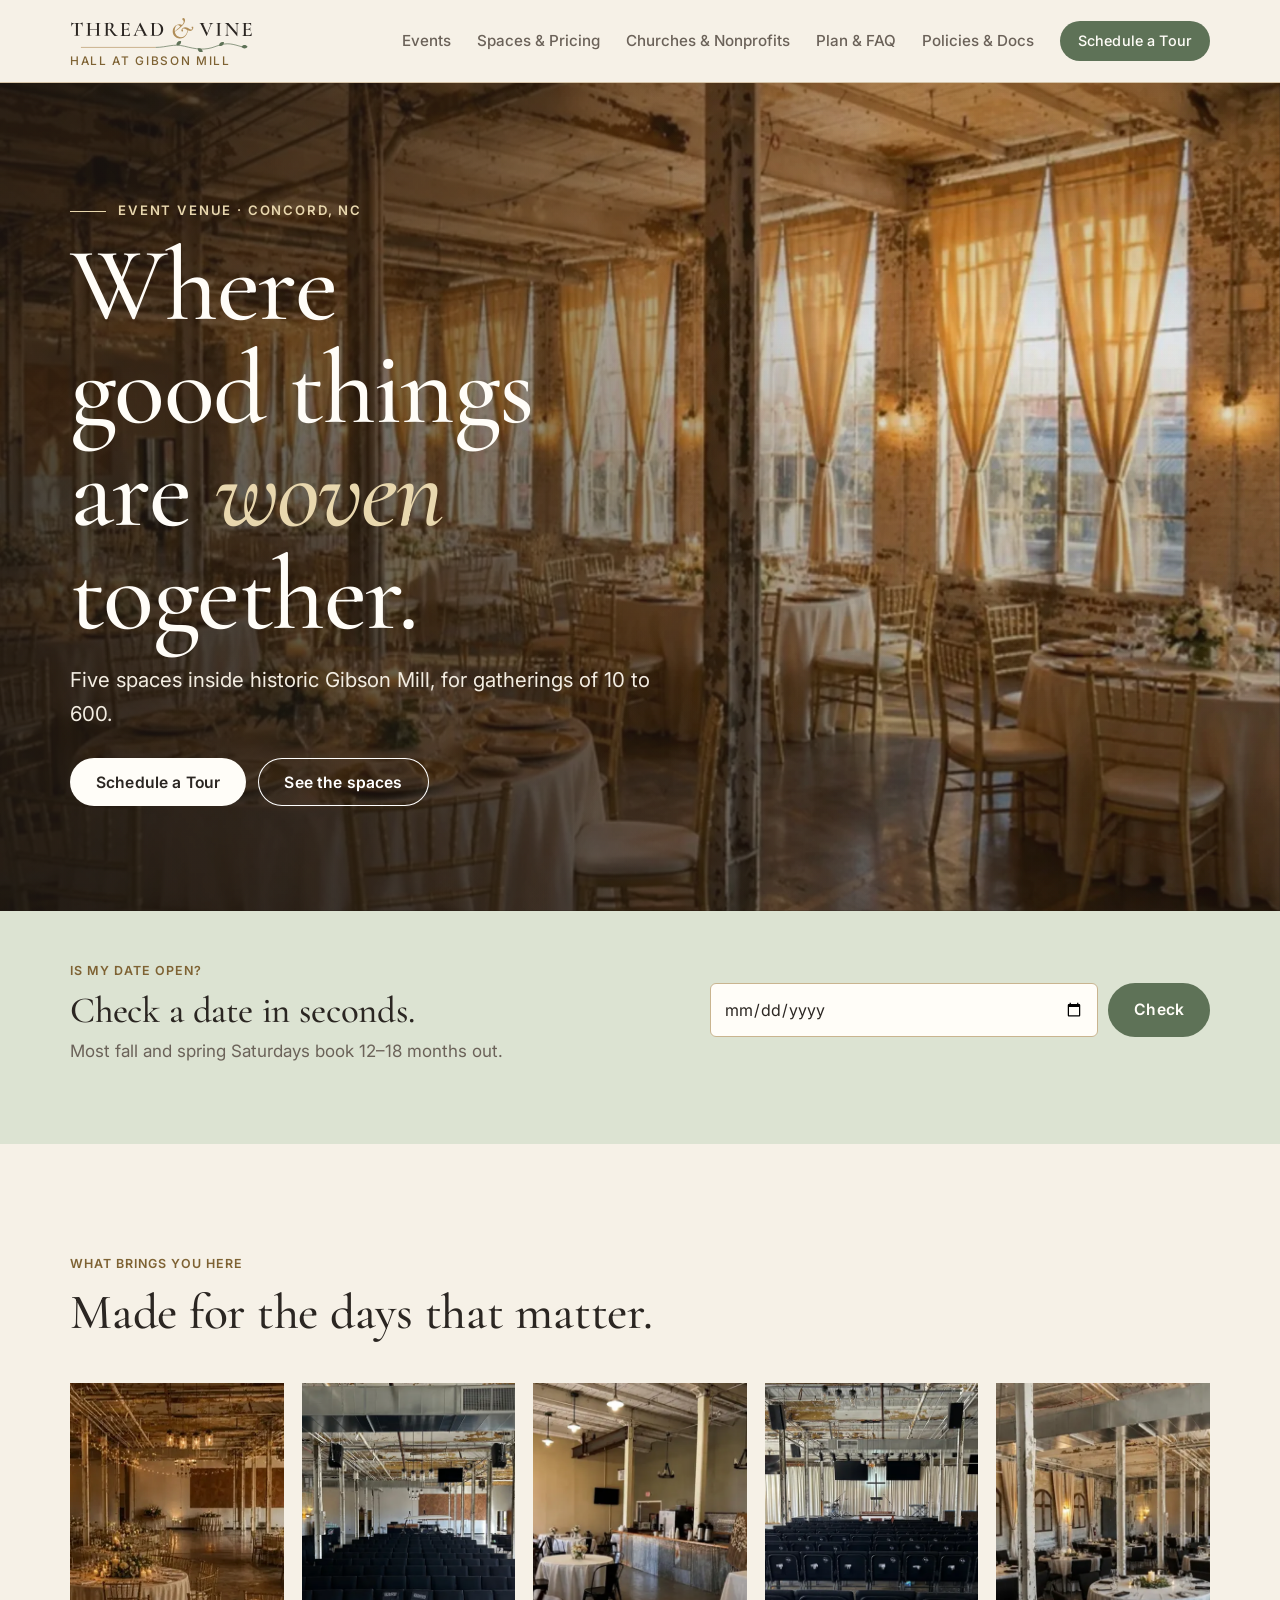
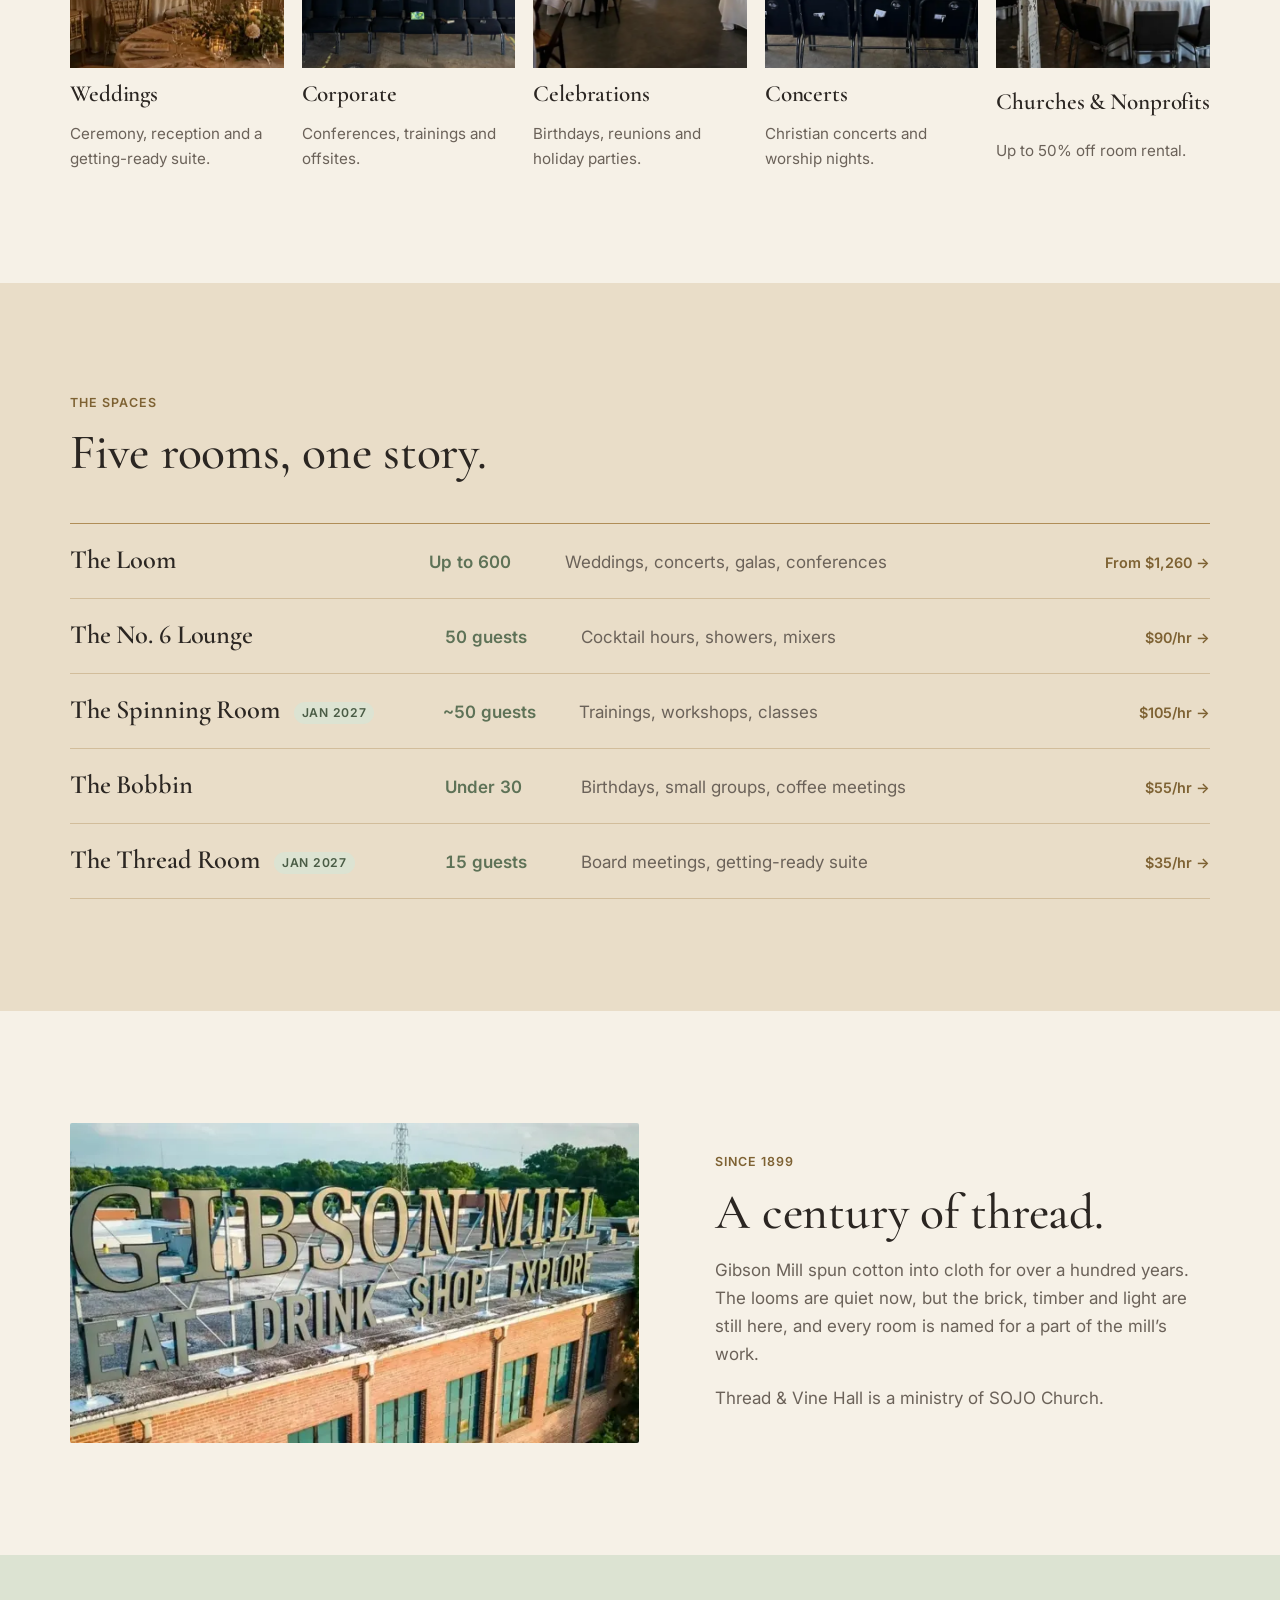
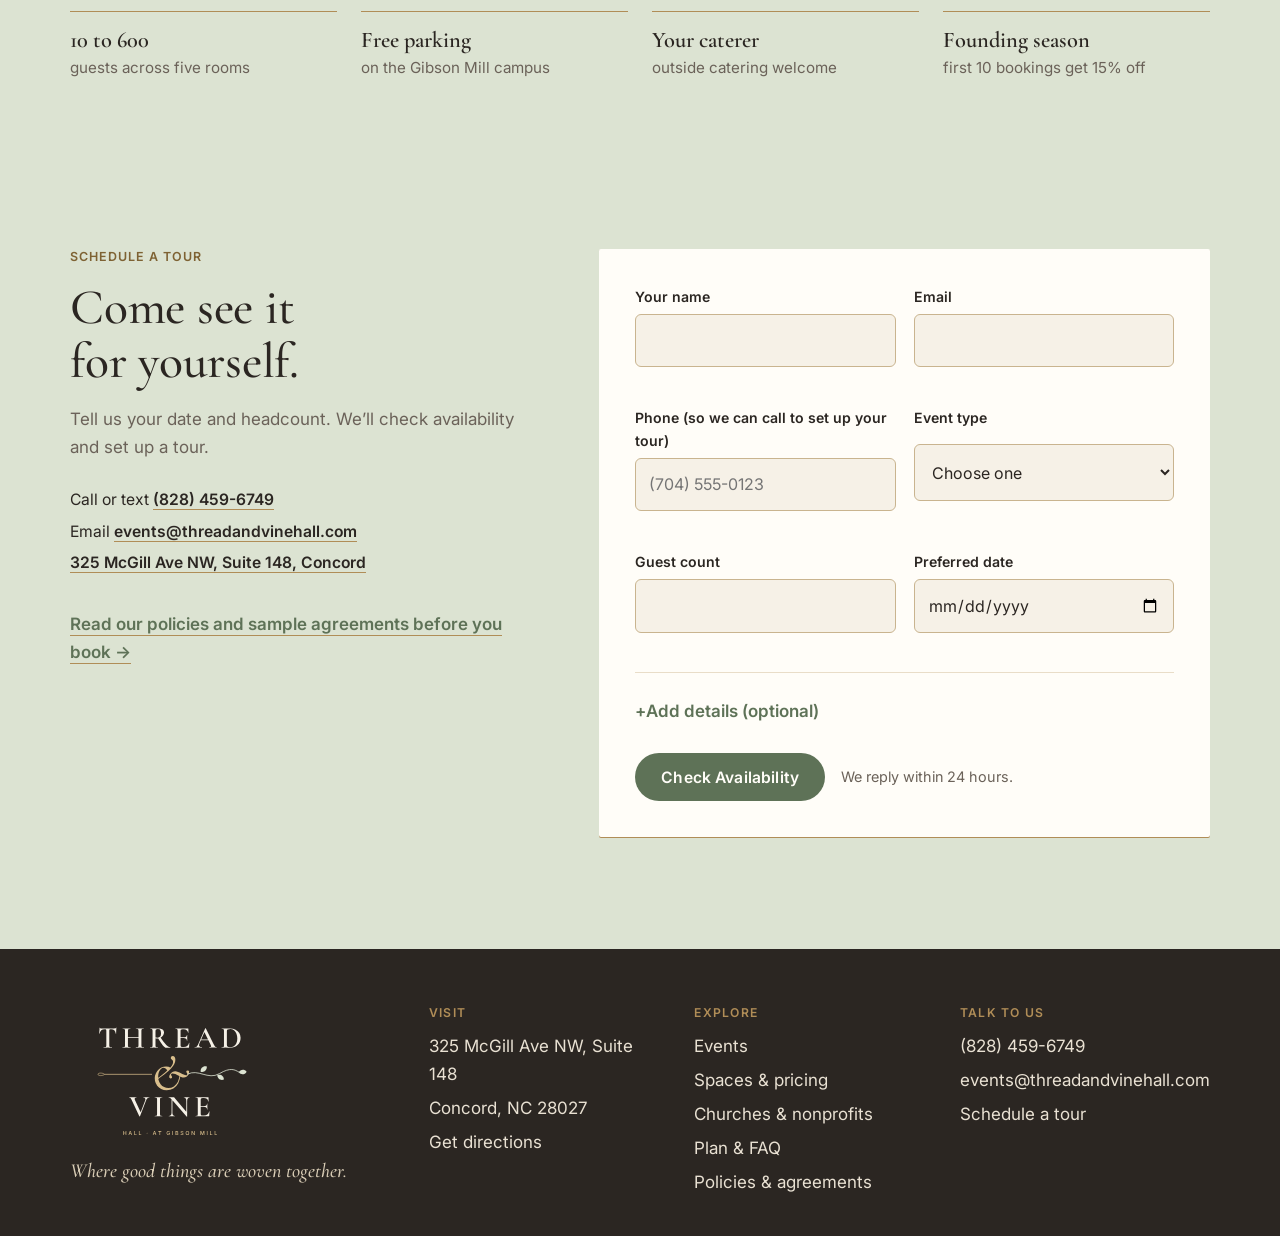
<file: index.html>
<!doctype html>
<html lang="en">
<head>
<meta charset="utf-8">
<meta name="viewport" content="width=device-width, initial-scale=1, viewport-fit=cover">
<title>Thread &amp; Vine Hall at Gibson Mill | Event Venue in Concord, NC</title>
<meta name="description" content="A restored 1899 mill in Concord, NC with five event spaces for weddings, meetings, concerts, nonprofits and churches. Gatherings of 10 to 600.">
<meta name="claude:viewport-fit-sides" content="cover">
<link rel="canonical" href="https://threadandvinehall.com/">
<meta name="theme-color" content="#4A5C45">
<meta property="og:type" content="website">
<meta property="og:site_name" content="Thread &amp; Vine Hall at Gibson Mill">
<meta property="og:url" content="https://threadandvinehall.com/">
<meta property="og:title" content="Thread &amp; Vine Hall at Gibson Mill | Event Venue in Concord, NC">
<meta property="og:description" content="A restored 1899 mill in Concord, NC with five event spaces for weddings, meetings, concerts, nonprofits and churches. Gatherings of 10 to 600.">
<meta property="og:image" content="https://threadandvinehall.com/img/og-image.jpg">
<meta property="og:image:width" content="1200">
<meta property="og:image:height" content="630">
<meta property="og:image:alt" content="The Loom at Thread &amp; Vine Hall set for a wedding reception beneath gold-curtained mill windows">
<meta name="twitter:card" content="summary_large_image">
<link rel="preconnect" href="https://fonts.googleapis.com">
<link rel="preconnect" href="https://fonts.gstatic.com" crossorigin>
<link rel="stylesheet" href="https://fonts.googleapis.com/css2?family=Cormorant+Garamond:ital,wght@0,500;0,600;1,500&family=Inter:wght@400;500;600&display=swap">
<link rel="stylesheet" href="styles.css">
<link rel="icon" href="brand/thread-vine-icon.svg" type="image/svg+xml">
<link rel="apple-touch-icon" href="brand/apple-touch-icon.png">
<!-- Analytics: paste the Plausible or GA4 snippet here. Tour clicks and inquiries are already tracked as events. -->
<script type="application/ld+json">{"@context": "https://schema.org", "@type": "EventVenue", "name": "Thread & Vine Hall at Gibson Mill", "alternateName": "Thread & Vine", "description": "A restored 1899 mill in Concord, NC with five event spaces for weddings, corporate events, celebrations, Christian concerts, churches and nonprofits. Gatherings of 10 to 600.", "image": ["https://threadandvinehall.com/img/og-image.jpg", "https://threadandvinehall.com/img/hall-windows.webp", "https://threadandvinehall.com/img/loom-stage.webp"], "priceRange": "$35\u2013$3,150", "publicAccess": false, "smokingAllowed": false, "parentOrganization": {"@type": "Church", "name": "SOJO Church", "url": "https://sojo.church"}, "amenityFeature": [{"@type": "LocationFeatureSpecification", "name": "Free parking", "value": true}, {"@type": "LocationFeatureSpecification", "name": "Wi-Fi", "value": true}, {"@type": "LocationFeatureSpecification", "name": "Stage and sound system", "value": true}, {"@type": "LocationFeatureSpecification", "name": "Outside catering welcome", "value": true}, {"@type": "LocationFeatureSpecification", "name": "Outdoor deck", "value": true}, {"@type": "LocationFeatureSpecification", "name": "Getting-ready suite", "value": true}], "containsPlace": [{"@type": "Room", "name": "The Loom", "maximumAttendeeCapacity": 600}, {"@type": "Room", "name": "The No. 6 Lounge", "maximumAttendeeCapacity": 50}, {"@type": "Room", "name": "The Spinning Room", "maximumAttendeeCapacity": 50}, {"@type": "Room", "name": "The Bobbin", "maximumAttendeeCapacity": 30}, {"@type": "Room", "name": "The Thread Room", "maximumAttendeeCapacity": 15}], "slogan": "Where good things are woven together.", "maximumAttendeeCapacity": 600, "address": {"@type": "PostalAddress", "streetAddress": "325 McGill Ave NW, Suite 148", "addressLocality": "Concord", "addressRegion": "NC", "postalCode": "28027", "addressCountry": "US"}, "telephone": "+1-828-459-6749", "email": "events@threadandvinehall.com", "geo": {"@type": "GeoCoordinates", "latitude": 35.4235, "longitude": -80.5895}, "url": "https://threadandvinehall.com"}</script>
</head>
<body>
<a class="skip" href="#main">Skip to content</a>
<header class="site-head"><div class="wrap">
  <a class="mark logo" href="./"><img src="brand/thread-vine-header.svg" alt="Thread &amp; Vine Hall at Gibson Mill, home" width="636" height="132"><small>Hall at Gibson Mill</small></a>
  <nav class="nav" aria-label="Main"><a href="events.html">Events</a><a href="spaces.html">Spaces &amp; Pricing</a><a href="churches-nonprofits.html">Churches &amp; Nonprofits</a><a href="plan.html">Plan &amp; FAQ</a><a href="policies.html">Policies &amp; Docs</a><a class="btn sm" href="plan.html" data-tour>Schedule a Tour</a></nav>
  <details class="menu"><summary aria-label="Menu">Menu</summary><nav class="panel" aria-label="Mobile"><a href="events.html">Events</a><a href="spaces.html">Spaces &amp; Pricing</a><a href="churches-nonprofits.html">Churches &amp; Nonprofits</a><a href="plan.html">Plan &amp; FAQ</a><a href="policies.html">Policies &amp; Docs</a></nav></details>
</div></header>
<main id="main">
<section class="hero big" style="padding:0">
  <img src="img/s-reception-windows.webp" srcset="img/s-reception-windows-800.webp 800w, img/s-reception-windows.webp 1600w" sizes="100vw" alt="The Loom at Gibson Mill set for a wedding reception, with gold-curtained mill windows, round tables and candlelight" width="1600" height="1200">
  <div class="wrap"><span class="label">Event venue · Concord, NC</span><h1>Where good things are <em>woven</em> together.</h1><p class="sub">Five spaces inside historic Gibson Mill, for gatherings of 10 to 600.</p><div class="ctas"><a class="btn light" href="plan.html" data-tour>Schedule a Tour</a><a class="btn line" style="color:#fff!important;box-shadow:inset 0 0 0 1px #fff" href="spaces.html">See the spaces</a></div></div>
</section>
<section class="sage" style="padding-block:44px"><div class="wrap datecheck" data-datecheck>
  <div><span class="label">Is my date open?</span><h2 style="font-size:clamp(1.7rem,3vw,2.3rem);margin-top:8px">Check a date in seconds.</h2><p class="muted" style="margin-top:6px">Most fall and spring Saturdays book 12–18 months out.</p></div>
  <div class="dc-form"><label for="dc-date" class="sr">Pick a date</label><input type="date" id="dc-date"><button class="btn" type="button" data-dc-go>Check</button></div>
  <p class="dc-result" aria-live="polite"></p>
</div></section>
<section><div class="wrap">
  <div class="head"><span class="label">What brings you here</span><h2>Made for the days that matter.</h2></div>
  <div class="tiles five">
    <a class="tile" href="events.html#weddings"><div class="media"><img src="img/s-reception-aisle.webp" srcset="img/s-reception-aisle-800.webp 800w, img/s-reception-aisle.webp 1600w" sizes="(max-width:600px) 100vw, 20vw" alt="The Loom set for a wedding reception" width="1600" height="1200"></div><h3>Weddings</h3><span>Ceremony, reception and a getting-ready suite.</span></a>
    <a class="tile" href="events.html#corporate"><div class="media"><img src="img/loom-theater.webp" srcset="img/loom-theater-800.webp 800w, img/loom-theater.webp 1600w" sizes="(max-width:600px) 100vw, 20vw" alt="The Loom set theater-style for a conference" width="1600" height="1200"></div><h3>Corporate</h3><span>Conferences, trainings and offsites.</span></a>
    <a class="tile" href="events.html#celebrations"><div class="media"><img src="img/s-bobbin-birthday.webp" srcset="img/s-bobbin-birthday-800.webp 800w, img/s-bobbin-birthday.webp 1600w" sizes="(max-width:600px) 100vw, 20vw" alt="The Bobbin set for a birthday party" width="1600" height="1200"></div><h3>Celebrations</h3><span>Birthdays, reunions and holiday parties.</span></a>
    <a class="tile" href="events.html#concerts"><div class="media"><img src="img/loom-stage.webp" srcset="img/loom-stage-800.webp 800w, img/loom-stage.webp 1600w" sizes="(max-width:600px) 100vw, 20vw" alt="The stage in the Loom" width="1600" height="1200"></div><h3>Concerts</h3><span>Christian concerts and worship nights.</span></a>
    <a class="tile" href="churches-nonprofits.html"><div class="media"><img src="img/s-loom-banquet.webp" srcset="img/s-loom-banquet-800.webp 800w, img/s-loom-banquet.webp 1600w" sizes="(max-width:600px) 100vw, 20vw" alt="The Loom set for a nonprofit banquet" width="1600" height="1200"></div><h3>Churches &amp; Nonprofits</h3><span>Up to 50% off room rental.</span></a>
  </div>
</div></section>
<section class="tan"><div class="wrap">
  <div class="head"><span class="label">The spaces</span><h2>Five rooms, one story.</h2></div>
  <div class="rooms">
    <a class="room-row" href="spaces.html#loom"><h3>The Loom</h3><span class="cap">Up to 600</span><span class="for">Weddings, concerts, galas, conferences</span><span class="go">From <span data-r="loom.weekday">[—]</span> →</span></a>
    <a class="room-row" href="spaces.html#lounge"><h3>The No. 6 Lounge</h3><span class="cap">50 guests</span><span class="for">Cocktail hours, showers, mixers</span><span class="go"><span data-r="lounge.hourly">[—]</span>/hr →</span></a>
    <a class="room-row" href="spaces.html#spinning"><h3>The Spinning Room <span class="badge">Jan 2027</span></h3><span class="cap">~50 guests</span><span class="for">Trainings, workshops, classes</span><span class="go"><span data-r="spinning.hourly">[—]</span>/hr →</span></a>
    <a class="room-row" href="spaces.html#bobbin"><h3>The Bobbin</h3><span class="cap">Under 30</span><span class="for">Birthdays, small groups, coffee meetings</span><span class="go"><span data-r="bobbin.hourly">[—]</span>/hr →</span></a>
    <a class="room-row" href="spaces.html#thread"><h3>The Thread Room <span class="badge">Jan 2027</span></h3><span class="cap">15 guests</span><span class="for">Board meetings, getting-ready suite</span><span class="go"><span data-r="thread.hourly">[—]</span>/hr →</span></a>
  </div>
</div></section>
<section><div class="wrap feature">
  <div class="media" style="aspect-ratio:16/9"><img src="img/mill-sign.webp" srcset="img/mill-sign-800.webp 800w, img/mill-sign.webp 1600w" sizes="(max-width: 820px) 100vw, 55vw" alt="The historic Gibson Mill rooftop sign above the brick mill buildings" width="1600" height="1200" loading="lazy" decoding="async"></div>
  <div class="body"><span class="label">Since 1899</span><h2>A century of thread.</h2>
  <p>Gibson Mill spun cotton into cloth for over a hundred years. The looms are quiet now, but the brick, timber and light are still here, and every room is named for a part of the mill’s work.</p>
  <p class="muted">Thread &amp; Vine Hall is a ministry of SOJO Church.</p></div>
</div></section>
<section class="sage" style="padding-block:56px"><div class="wrap facts">
  <div><b>10 to 600</b><span>guests across five rooms</span></div>
  <div><b>Free parking</b><span>on the Gibson Mill campus</span></div>
  <div><b>Your caterer</b><span>outside catering welcome</span></div>
  <div><b>Founding season</b><span>first 10 bookings get 15% off</span></div>
</div></section>
<section class="cta" id="inquire"><div class="wrap cta-grid">
  <div class="aside">
    <span class="label">Schedule a Tour</span>
    <h2>Come see it for yourself.</h2>
    <p>Tell us your date and headcount. We’ll check availability and set up a tour.</p>
    
    <div class="contact-lines">
      <span>Call or text <a data-tel><span data-r="contact.phone"></span></a></span>
      <span>Email <a href="mailto:events@threadandvinehall.com"><span data-r="contact.email">events@threadandvinehall.com</span></a></span>
      <span><a data-maps href="#" target="_blank" rel="noopener">325 McGill Ave NW, Suite 148, Concord</a></span>
    </div>
    <p style="margin-top:18px"><a class="textlink" href="policies.html">Read our policies and sample agreements before you book →</a></p>
  </div>
  <div data-inquiry=""><noscript><p>Email us at the address on this page to check availability.</p></noscript></div>
</div></section>
</main>
<footer class="site-foot"><div class="wrap">
  <div><a class="mark logo-foot" href="./"><img src="brand/thread-vine-primary-reversed.svg" alt="Thread &amp; Vine Hall at Gibson Mill" width="600" height="420"></a><p class="tag">Where good things are woven together.</p></div>
  <div><h4>Visit</h4><ul><li>325 McGill Ave NW, Suite 148</li><li>Concord, NC 28027</li><li><a data-maps href="#" target="_blank" rel="noopener">Get directions</a></li></ul></div>
  <div><h4>Explore</h4><ul><li><a href="events.html">Events</a></li><li><a href="spaces.html">Spaces &amp; pricing</a></li><li><a href="churches-nonprofits.html">Churches &amp; nonprofits</a></li><li><a href="plan.html">Plan &amp; FAQ</a></li><li><a href="policies.html">Policies &amp; agreements</a></li></ul></div>
  <div><h4>Talk to us</h4><ul><li><a data-tel><span data-r="contact.phone"></span></a></li><li><a href="mailto:events@threadandvinehall.com"><span data-r="contact.email">events@threadandvinehall.com</span></a></li><li><a href="plan.html" data-tour>Schedule a tour</a></li></ul></div>
</div></footer>
<div class="mcta"><a class="btn" href="plan.html" data-tour>Schedule a Tour</a><a class="btn line" data-tel aria-label="Call">Call</a></div>
<script src="rates.js"></script>
<script src="site.js"></script>
</body>
</html>
</file>
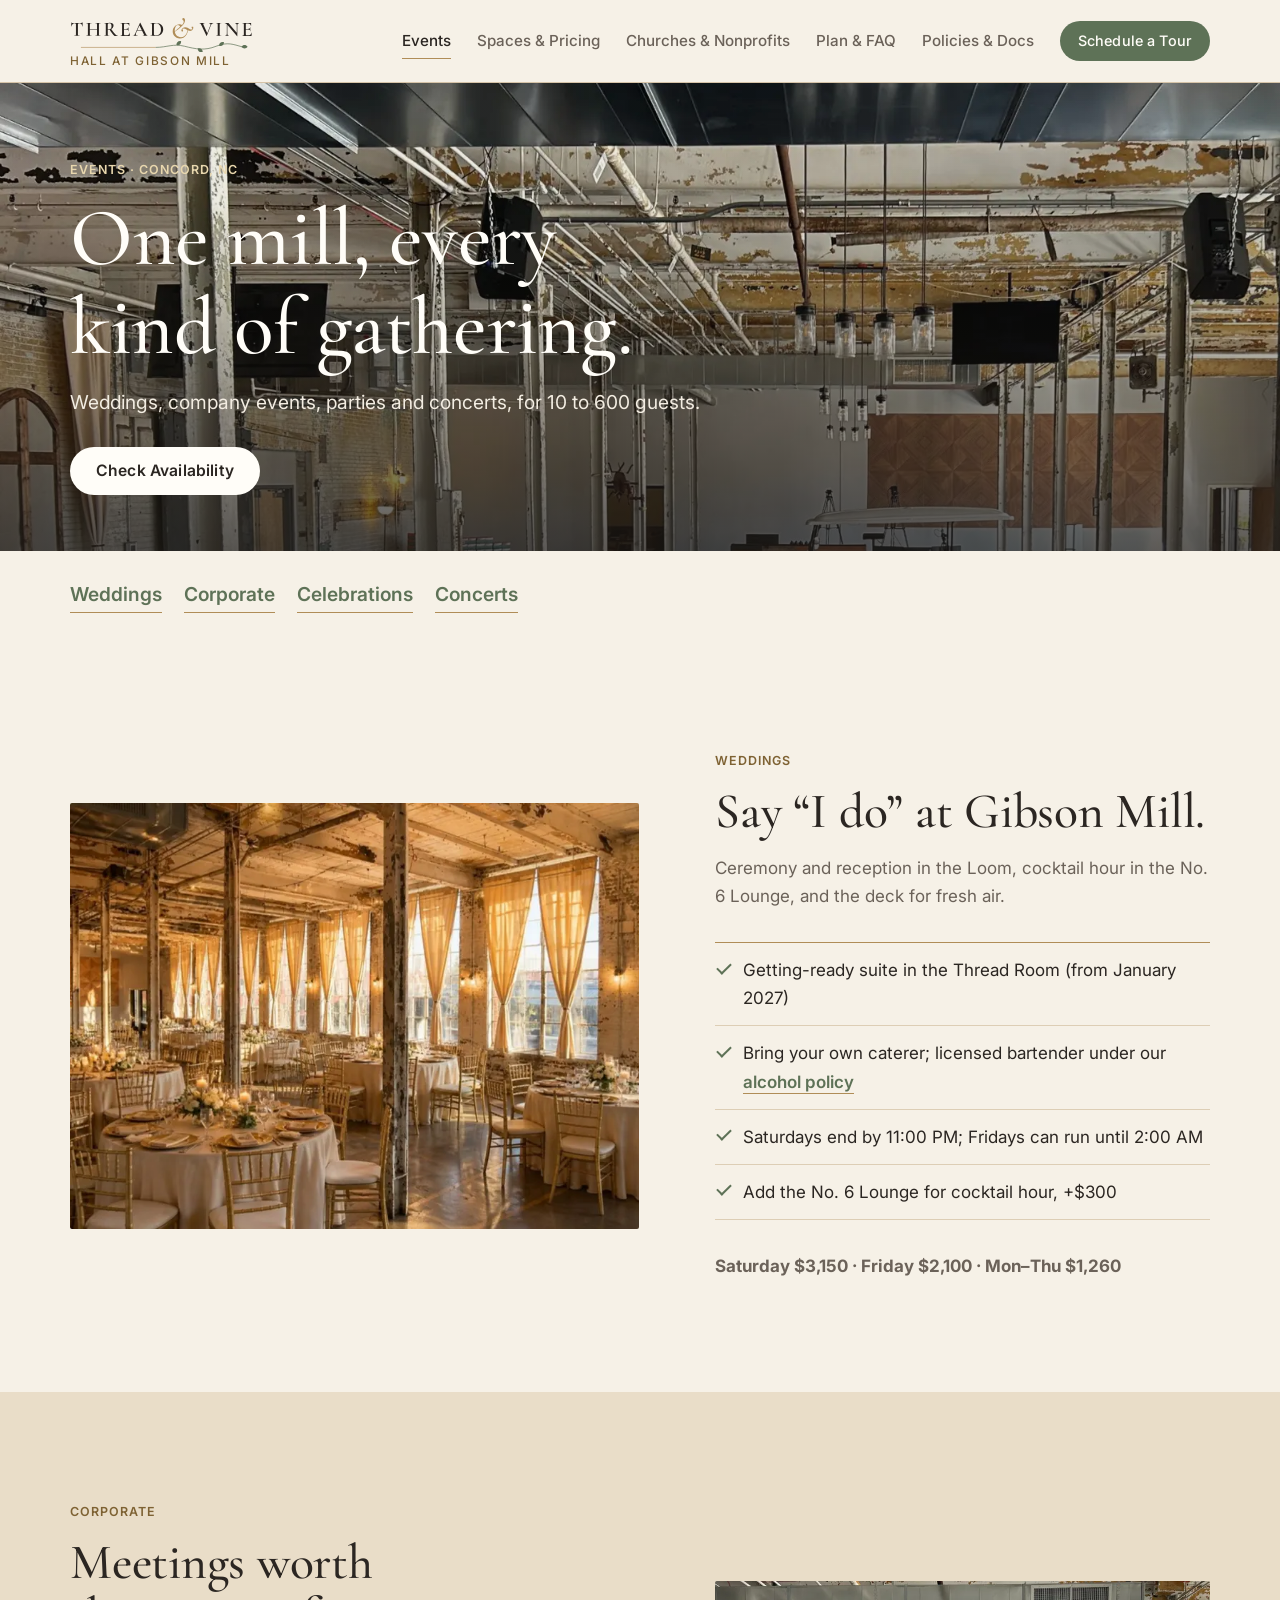
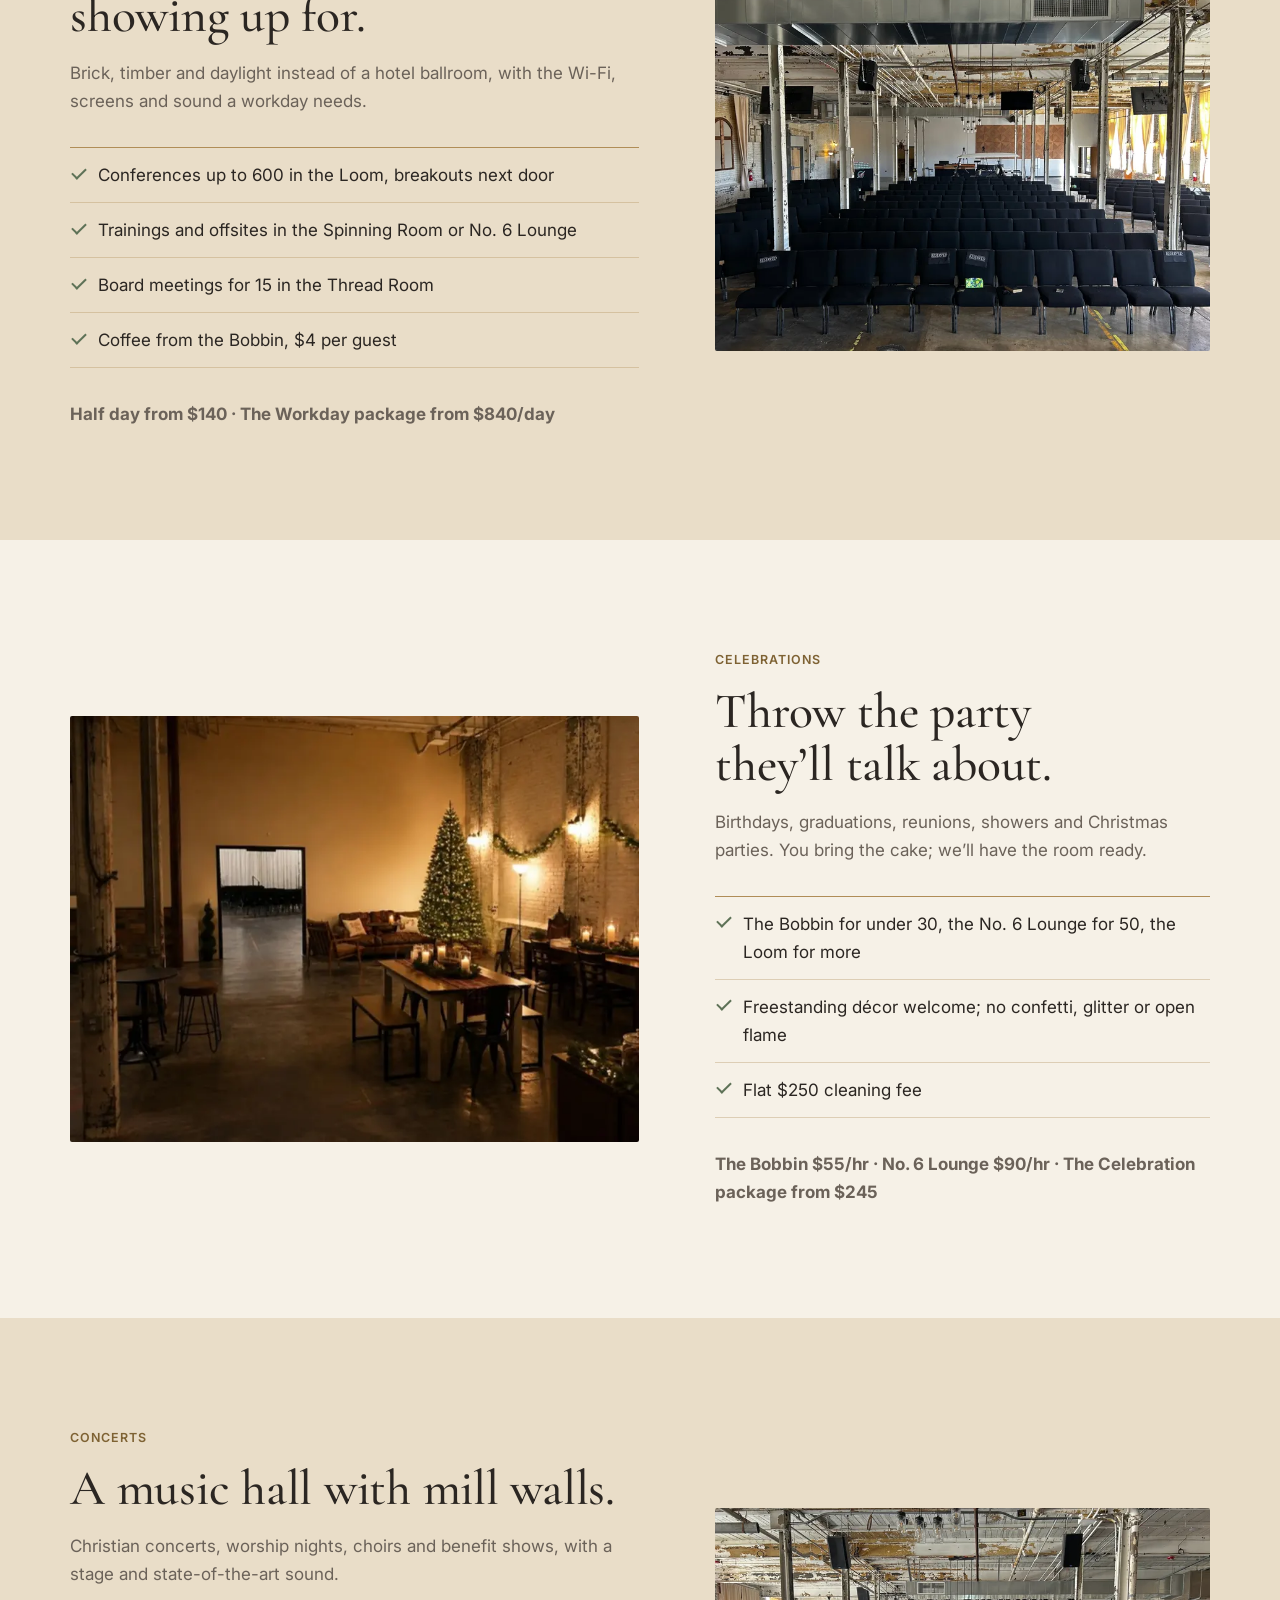
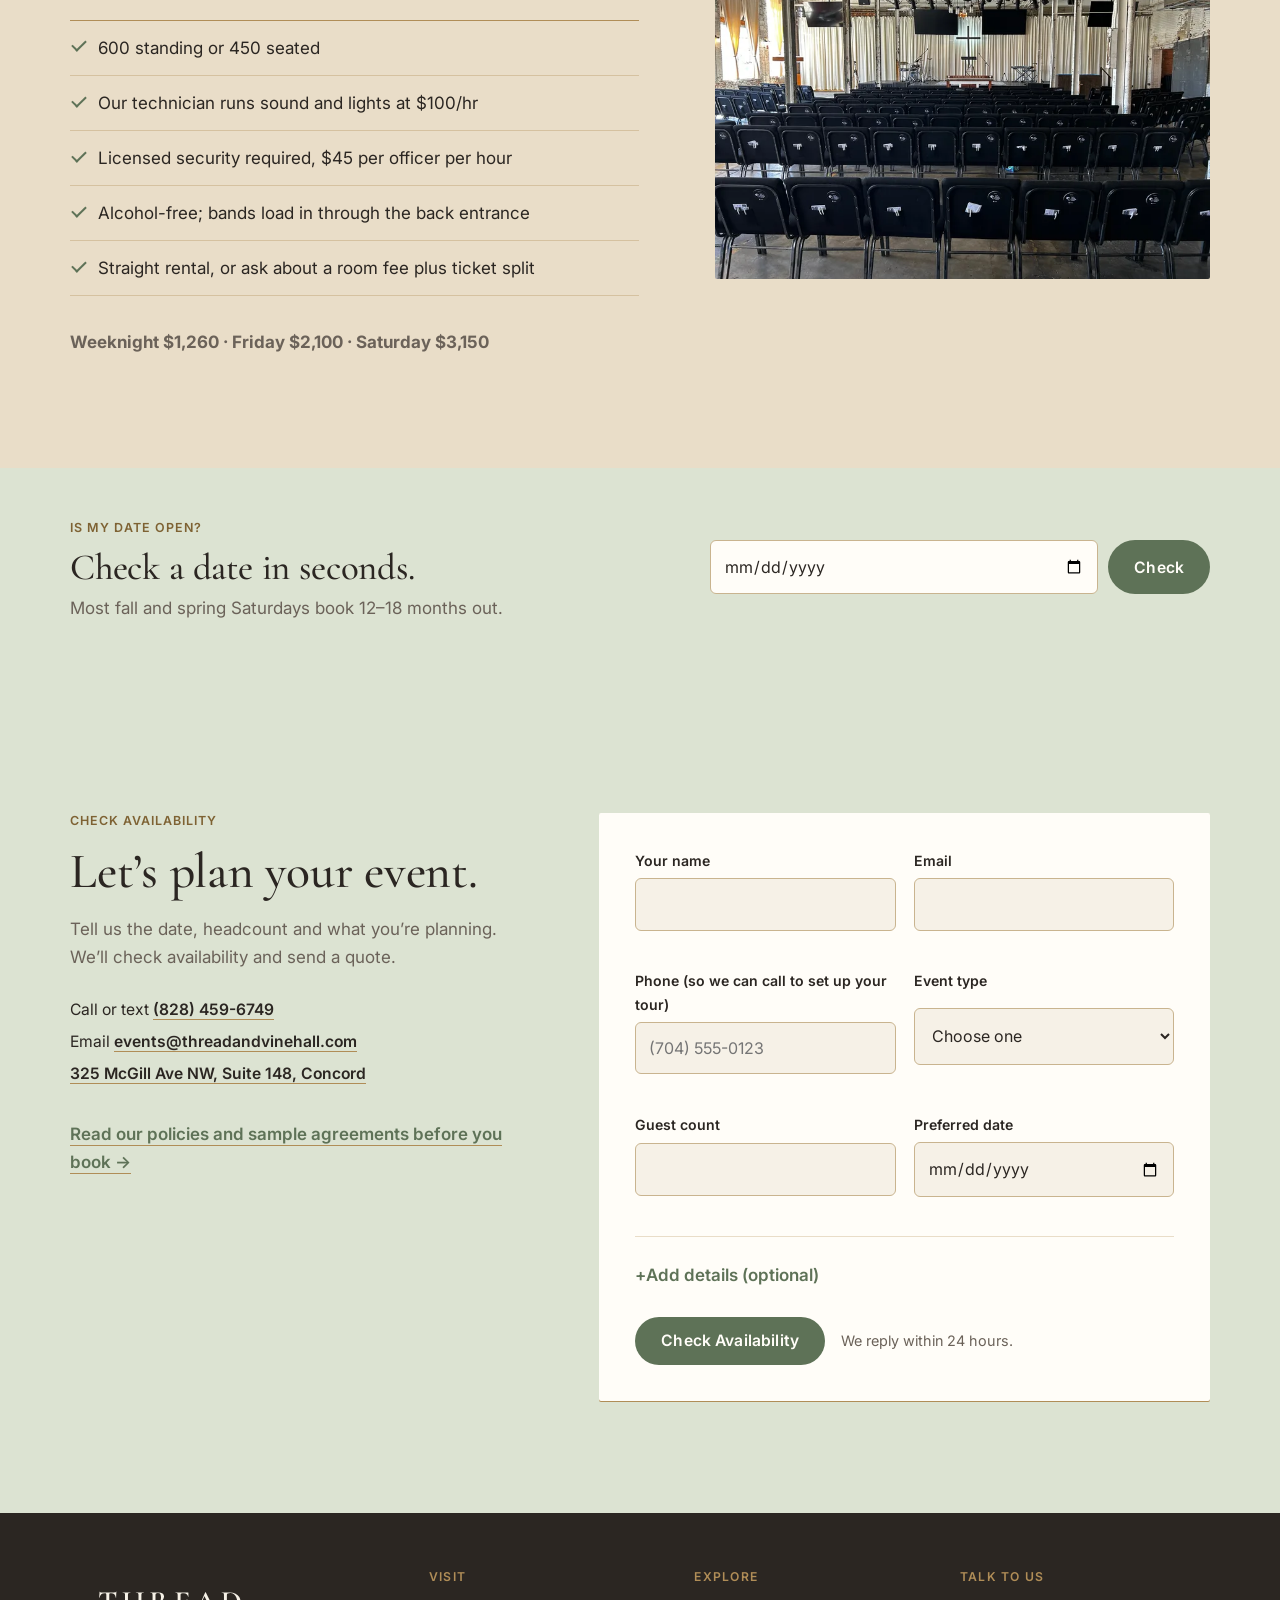
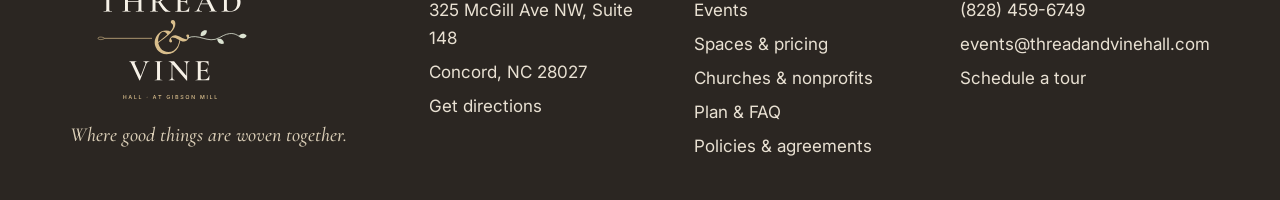
<file: celebrations.html>
<!doctype html>
<html lang="en"><head><meta charset="utf-8"><title>Moved | Thread &amp; Vine Hall</title>
<meta name="robots" content="noindex"><link rel="canonical" href="https://threadandvinehall.com/events.html">
<meta http-equiv="refresh" content="0; url=events.html#celebrations">
<script>location.replace("events.html#celebrations")</script></head>
<body><p>This page moved. <a href="events.html#celebrations">Continue to Thread &amp; Vine Hall →</a></p></body></html>
</file>
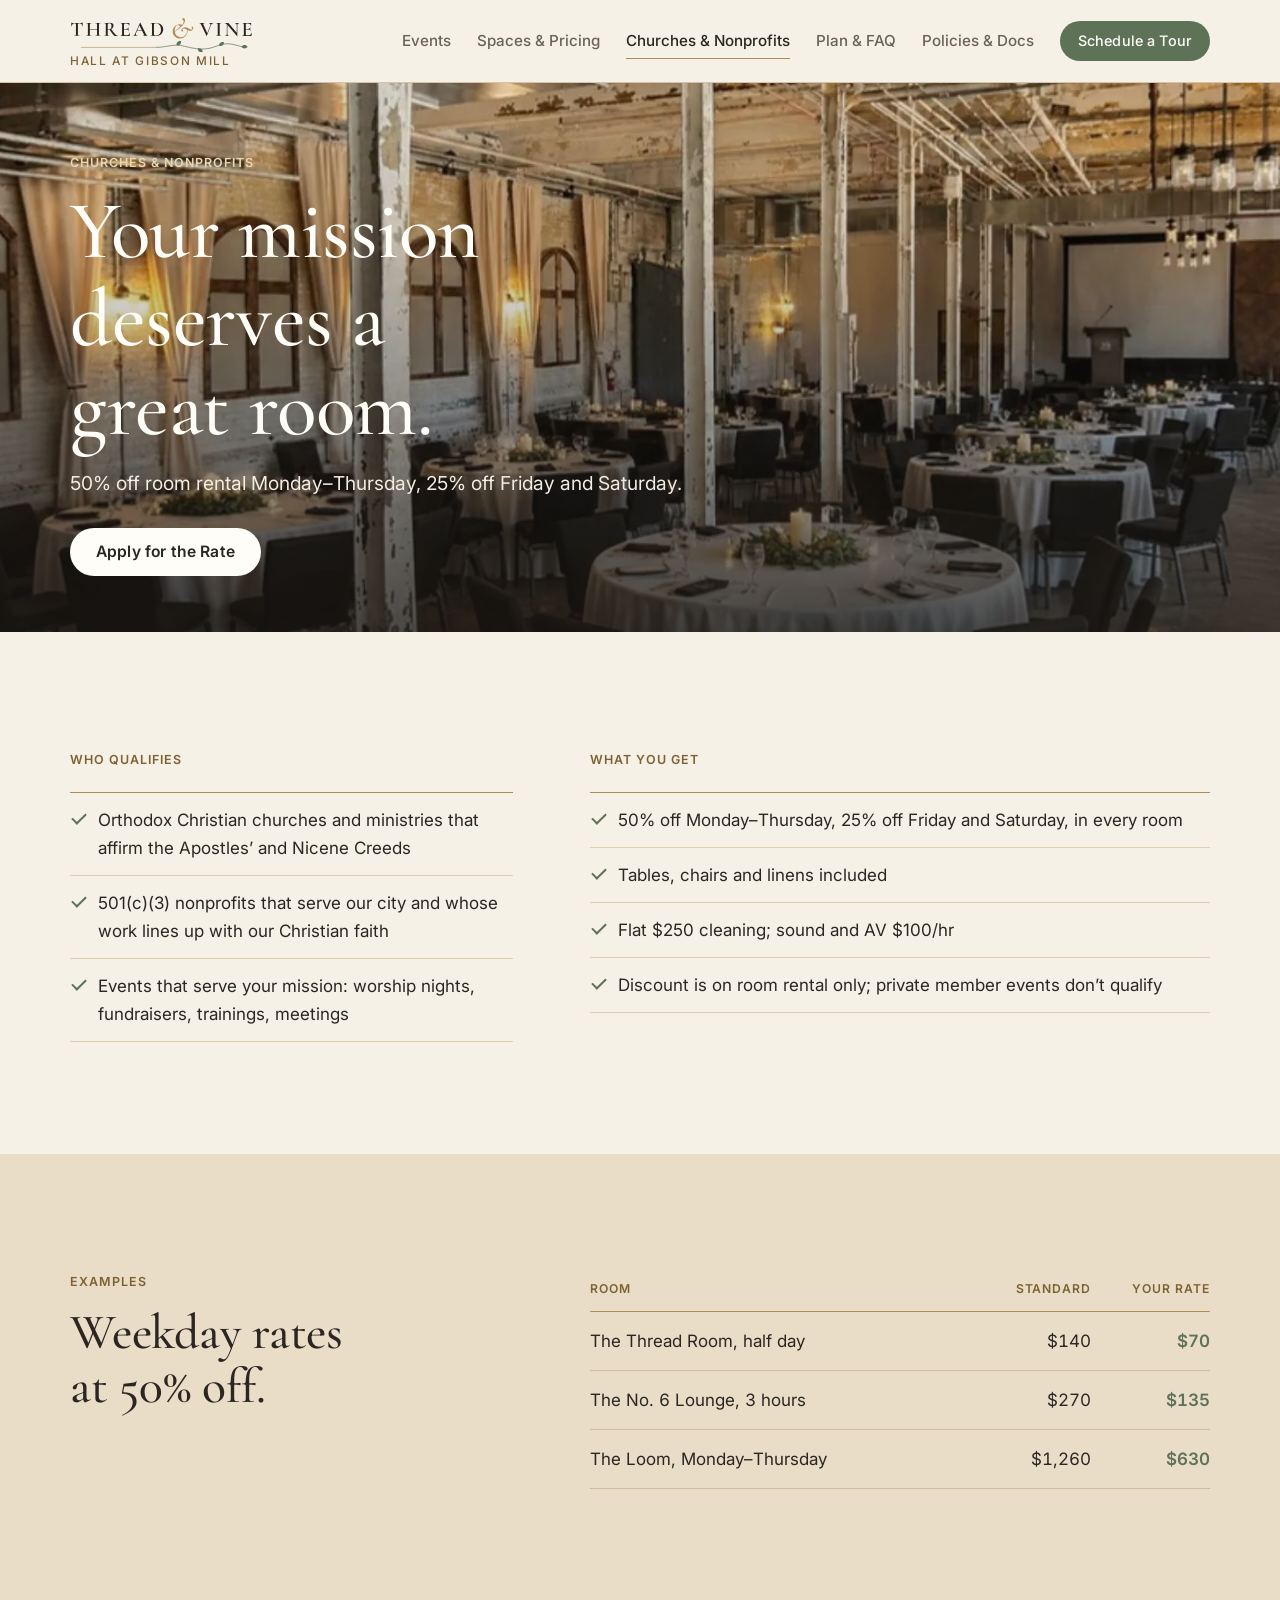
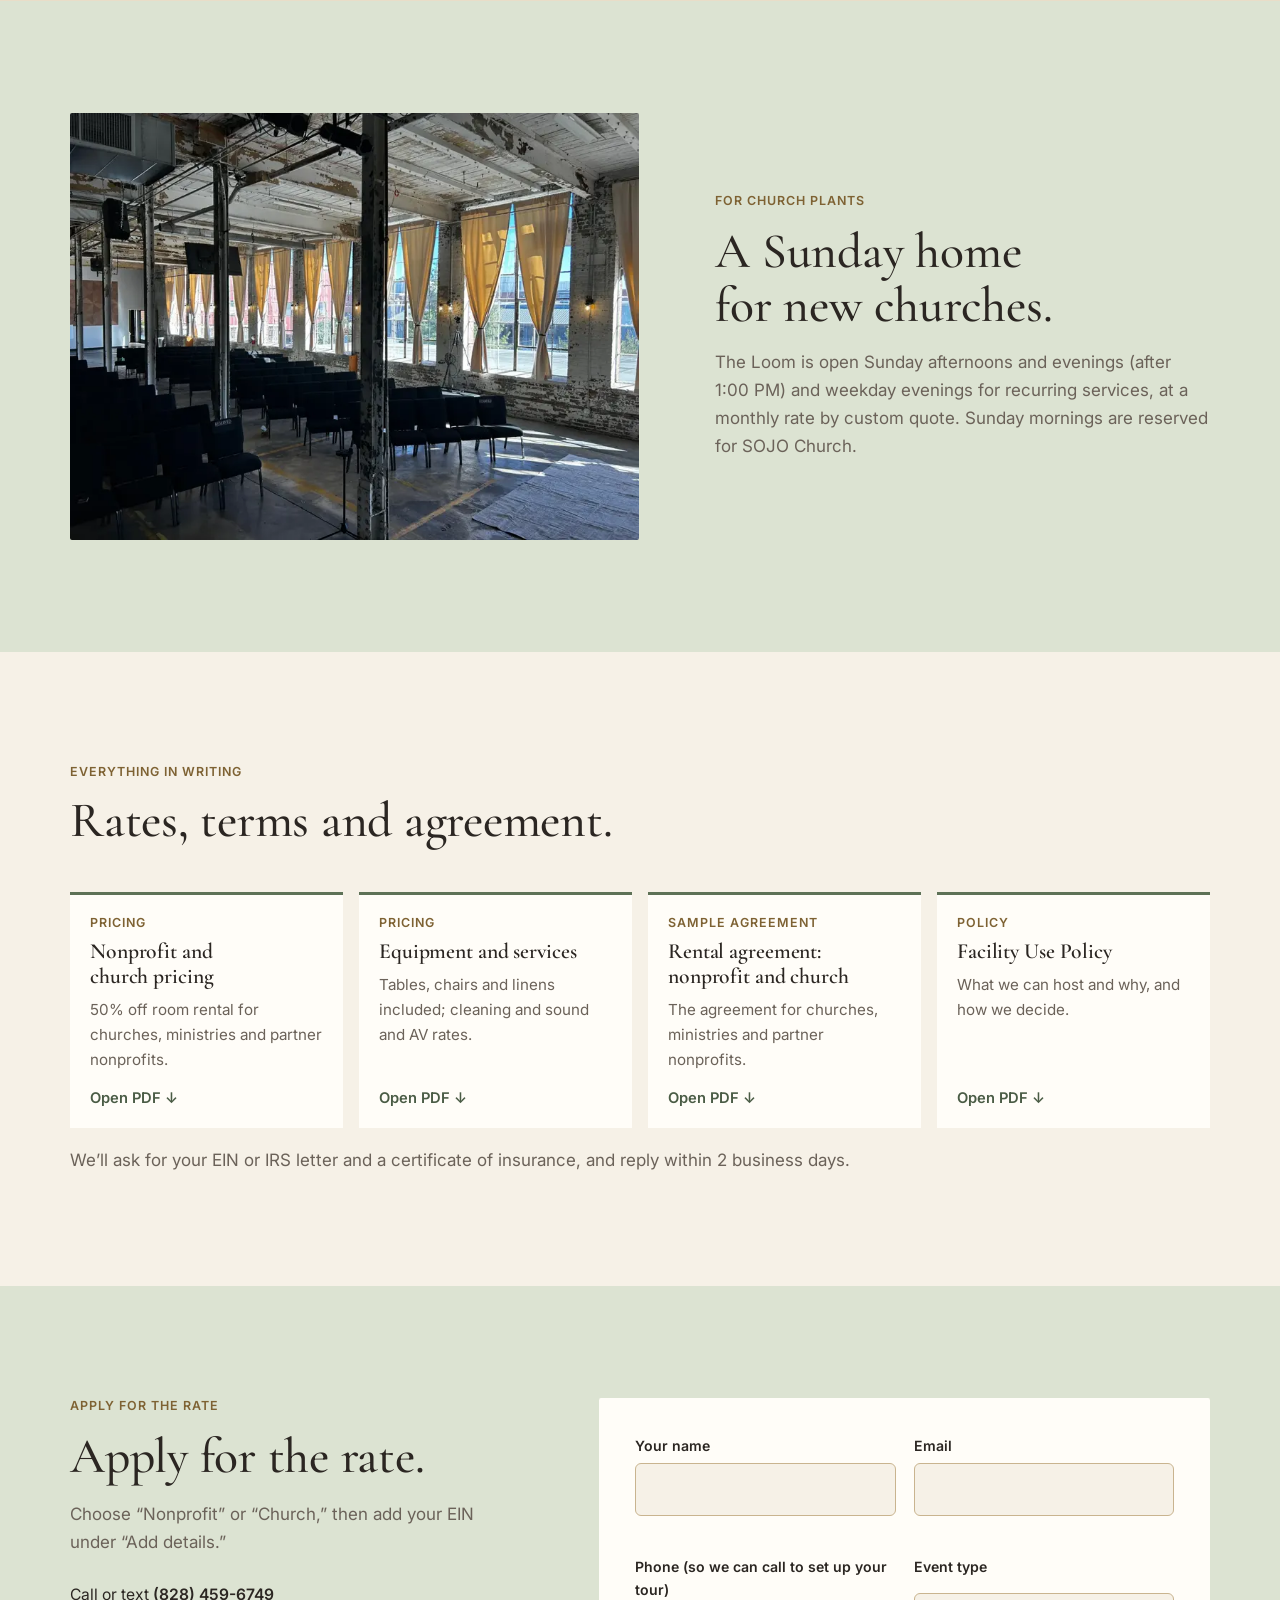
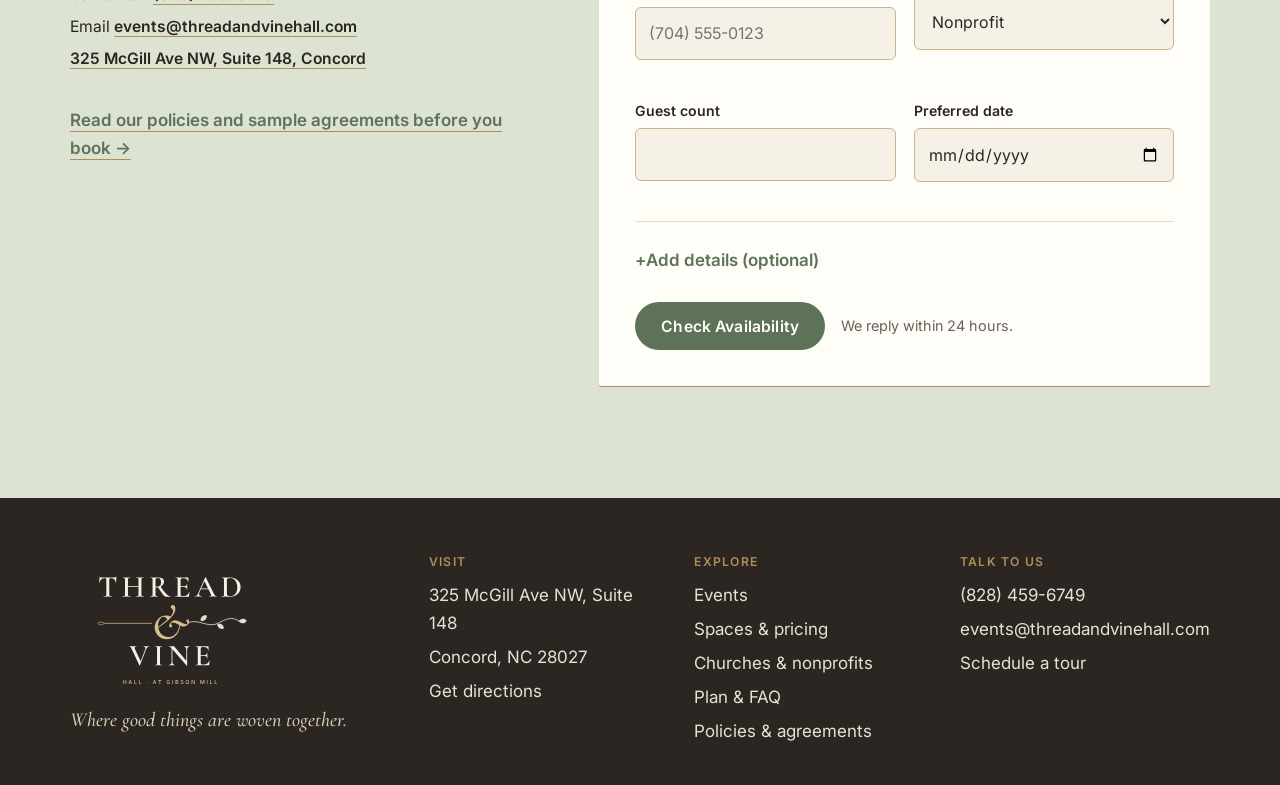
<file: churches-nonprofits.html>
<!doctype html>
<html lang="en">
<head>
<meta charset="utf-8">
<meta name="viewport" content="width=device-width, initial-scale=1, viewport-fit=cover">
<title>Church &amp; Nonprofit Event Space in Concord, NC | Thread &amp; Vine Hall</title>
<meta name="description" content="Churches, ministries and partner nonprofits get up to 50% off event space at Thread &amp; Vine Hall at Gibson Mill in Concord, NC.">
<meta name="claude:viewport-fit-sides" content="cover">
<link rel="canonical" href="https://threadandvinehall.com/churches-nonprofits.html">
<meta name="theme-color" content="#4A5C45">
<meta property="og:type" content="website">
<meta property="og:site_name" content="Thread &amp; Vine Hall at Gibson Mill">
<meta property="og:url" content="https://threadandvinehall.com/churches-nonprofits.html">
<meta property="og:title" content="Church &amp; Nonprofit Event Space in Concord, NC | Thread &amp; Vine Hall">
<meta property="og:description" content="Churches, ministries and partner nonprofits get up to 50% off event space at Thread &amp; Vine Hall at Gibson Mill in Concord, NC.">
<meta property="og:image" content="https://threadandvinehall.com/img/og-image.jpg">
<meta property="og:image:width" content="1200">
<meta property="og:image:height" content="630">
<meta property="og:image:alt" content="The Loom at Thread &amp; Vine Hall set for a wedding reception beneath gold-curtained mill windows">
<meta name="twitter:card" content="summary_large_image">
<link rel="preconnect" href="https://fonts.googleapis.com">
<link rel="preconnect" href="https://fonts.gstatic.com" crossorigin>
<link rel="stylesheet" href="https://fonts.googleapis.com/css2?family=Cormorant+Garamond:ital,wght@0,500;0,600;1,500&family=Inter:wght@400;500;600&display=swap">
<link rel="stylesheet" href="styles.css">
<link rel="icon" href="brand/thread-vine-icon.svg" type="image/svg+xml">
<link rel="apple-touch-icon" href="brand/apple-touch-icon.png">
<!-- Analytics: paste the Plausible or GA4 snippet here. Tour clicks and inquiries are already tracked as events. -->

</head>
<body>
<a class="skip" href="#main">Skip to content</a>
<header class="site-head"><div class="wrap">
  <a class="mark logo" href="./"><img src="brand/thread-vine-header.svg" alt="Thread &amp; Vine Hall at Gibson Mill, home" width="636" height="132"><small>Hall at Gibson Mill</small></a>
  <nav class="nav" aria-label="Main"><a href="events.html">Events</a><a href="spaces.html">Spaces &amp; Pricing</a><a href="churches-nonprofits.html" aria-current="page">Churches &amp; Nonprofits</a><a href="plan.html">Plan &amp; FAQ</a><a href="policies.html">Policies &amp; Docs</a><a class="btn sm" href="plan.html" data-tour>Schedule a Tour</a></nav>
  <details class="menu"><summary aria-label="Menu">Menu</summary><nav class="panel" aria-label="Mobile"><a href="events.html">Events</a><a href="spaces.html">Spaces &amp; Pricing</a><a href="churches-nonprofits.html">Churches &amp; Nonprofits</a><a href="plan.html">Plan &amp; FAQ</a><a href="policies.html">Policies &amp; Docs</a></nav></details>
</div></header>
<main id="main">
<section class="hero short" style="padding:0">
  <img src="img/s-loom-banquet.webp" srcset="img/s-loom-banquet-800.webp 800w, img/s-loom-banquet.webp 1600w" sizes="100vw" alt="The Loom set for a nonprofit banquet with round tables, a podium and a screen" width="1600" height="1200">
  <div class="wrap"><span class="label">Churches &amp; nonprofits</span><h1>Your mission deserves a great room.</h1><p class="sub">50% off room rental Monday–Thursday, 25% off Friday and Saturday.</p><div class="ctas"><a class="btn light" href="#inquire">Apply for the Rate</a></div></div>
</section>
<section><div class="wrap intro">
  <div><span class="label">Who qualifies</span><ul class="ticks one" style="margin-top:20px">
    <li>Orthodox Christian churches and ministries that affirm the Apostles’ and Nicene Creeds</li>
    <li>501(c)(3) nonprofits that serve our city and whose work lines up with our Christian faith</li>
    <li>Events that serve your mission: worship nights, fundraisers, trainings, meetings</li></ul></div>
  <div><span class="label">What you get</span><ul class="ticks one" style="margin-top:20px">
    <li>50% off Monday–Thursday, 25% off Friday and Saturday, in every room</li>
    <li>Tables, chairs and linens included</li>
    <li>Flat <span data-r="addons.cleaning">[—]</span> cleaning; sound and AV <span data-r="addons.av">[—]</span>/hr</li>
    <li>Discount is on room rental only; private member events don’t qualify</li></ul></div>
</div></section>
<section class="tan"><div class="wrap intro">
  <div><span class="label">Examples</span><h2 style="margin-top:12px">Weekday rates at 50% off.</h2></div>
  <div class="tbl"><table>
    <thead><tr><th>Room</th><th class="num">Standard</th><th class="num">Your rate</th></tr></thead>
    <tbody>
      <tr><td>The Thread Room, half day</td><td class="num"><span data-r="thread.halfDay">[—]</span></td><td class="num save"><span data-r="np:thread.halfDay">[—]</span></td></tr>
      <tr><td>The No. 6 Lounge, 3 hours</td><td class="num"><span data-r="lounge.hourly*3">[—]</span></td><td class="num save"><span data-r="np:lounge.hourly*3">[—]</span></td></tr>
      <tr><td>The Loom, Monday–Thursday</td><td class="num"><span data-r="loom.weekday">[—]</span></td><td class="num save"><span data-r="np:loom.weekday">[—]</span></td></tr>
    </tbody></table></div>
</div></section>
<section class="sage"><div class="wrap feature">
  <div class="media"><img src="img/hall-windows.webp" srcset="img/hall-windows-800.webp 800w, img/hall-windows.webp 1600w" sizes="(max-width: 820px) 100vw, 55vw" alt="The Loom with gold-curtained windows along the brick wall" width="1600" height="1200" loading="lazy" decoding="async"></div>
  <div class="body"><span class="label">For church plants</span><h2>A Sunday home for new churches.</h2>
  <p>The Loom is open Sunday afternoons and evenings (after <span data-r="times.sundayAfter">[—]</span>) and weekday evenings for recurring services, at a monthly rate by custom quote. Sunday mornings are reserved for SOJO Church.</p></div>
</div></section>
<section><div class="wrap">
  <div class="head"><span class="label">Everything in writing</span><h2>Rates, terms and agreement.</h2></div>
  <div class="docs"><a class="doc" href="docs/Thread-and-Vine-Hall-Pricing-Nonprofit-2027.pdf" target="_blank" rel="noopener"><span class="label">Pricing</span><h3>Nonprofit and church pricing</h3><p>50% off room rental for churches, ministries and partner nonprofits.</p><span class="go">Open PDF ↓</span></a><a class="doc" href="docs/Thread-and-Vine-Hall-Equipment-and-Services-2027.pdf" target="_blank" rel="noopener"><span class="label">Pricing</span><h3>Equipment and services</h3><p>Tables, chairs and linens included; cleaning and sound and AV rates.</p><span class="go">Open PDF ↓</span></a><a class="doc" href="docs/Thread-and-Vine-Hall-Rental-Agreement-Nonprofit.pdf" target="_blank" rel="noopener"><span class="label">Sample agreement</span><h3>Rental agreement: nonprofit and church</h3><p>The agreement for churches, ministries and partner nonprofits.</p><span class="go">Open PDF ↓</span></a><a class="doc" href="docs/Thread-and-Vine-Hall-Facility-Use-Policy.pdf" target="_blank" rel="noopener"><span class="label">Policy</span><h3>Facility Use Policy</h3><p>What we can host and why, and how we decide.</p><span class="go">Open PDF ↓</span></a></div>
  <p class="muted" style="margin-top:18px">We’ll ask for your EIN or IRS letter and a certificate of insurance, and reply within <span data-r="times.nonprofitReply">[—]</span>.</p>
</div></section>
<section class="cta" id="inquire"><div class="wrap cta-grid">
  <div class="aside">
    <span class="label">Apply for the Rate</span>
    <h2>Apply for the rate.</h2>
    <p>Choose “Nonprofit” or “Church,” then add your EIN under “Add details.”</p>
    
    <div class="contact-lines">
      <span>Call or text <a data-tel><span data-r="contact.phone"></span></a></span>
      <span>Email <a href="mailto:events@threadandvinehall.com"><span data-r="contact.email">events@threadandvinehall.com</span></a></span>
      <span><a data-maps href="#" target="_blank" rel="noopener">325 McGill Ave NW, Suite 148, Concord</a></span>
    </div>
    <p style="margin-top:18px"><a class="textlink" href="policies.html">Read our policies and sample agreements before you book →</a></p>
  </div>
  <div data-inquiry="Nonprofit"><noscript><p>Email us at the address on this page to check availability.</p></noscript></div>
</div></section>
</main>
<footer class="site-foot"><div class="wrap">
  <div><a class="mark logo-foot" href="./"><img src="brand/thread-vine-primary-reversed.svg" alt="Thread &amp; Vine Hall at Gibson Mill" width="600" height="420"></a><p class="tag">Where good things are woven together.</p></div>
  <div><h4>Visit</h4><ul><li>325 McGill Ave NW, Suite 148</li><li>Concord, NC 28027</li><li><a data-maps href="#" target="_blank" rel="noopener">Get directions</a></li></ul></div>
  <div><h4>Explore</h4><ul><li><a href="events.html">Events</a></li><li><a href="spaces.html">Spaces &amp; pricing</a></li><li><a href="churches-nonprofits.html">Churches &amp; nonprofits</a></li><li><a href="plan.html">Plan &amp; FAQ</a></li><li><a href="policies.html">Policies &amp; agreements</a></li></ul></div>
  <div><h4>Talk to us</h4><ul><li><a data-tel><span data-r="contact.phone"></span></a></li><li><a href="mailto:events@threadandvinehall.com"><span data-r="contact.email">events@threadandvinehall.com</span></a></li><li><a href="plan.html" data-tour>Schedule a tour</a></li></ul></div>
</div></footer>
<div class="mcta"><a class="btn" href="plan.html" data-tour>Schedule a Tour</a><a class="btn line" data-tel aria-label="Call">Call</a></div>
<script src="rates.js"></script>
<script src="site.js"></script>
</body>
</html>
</file>
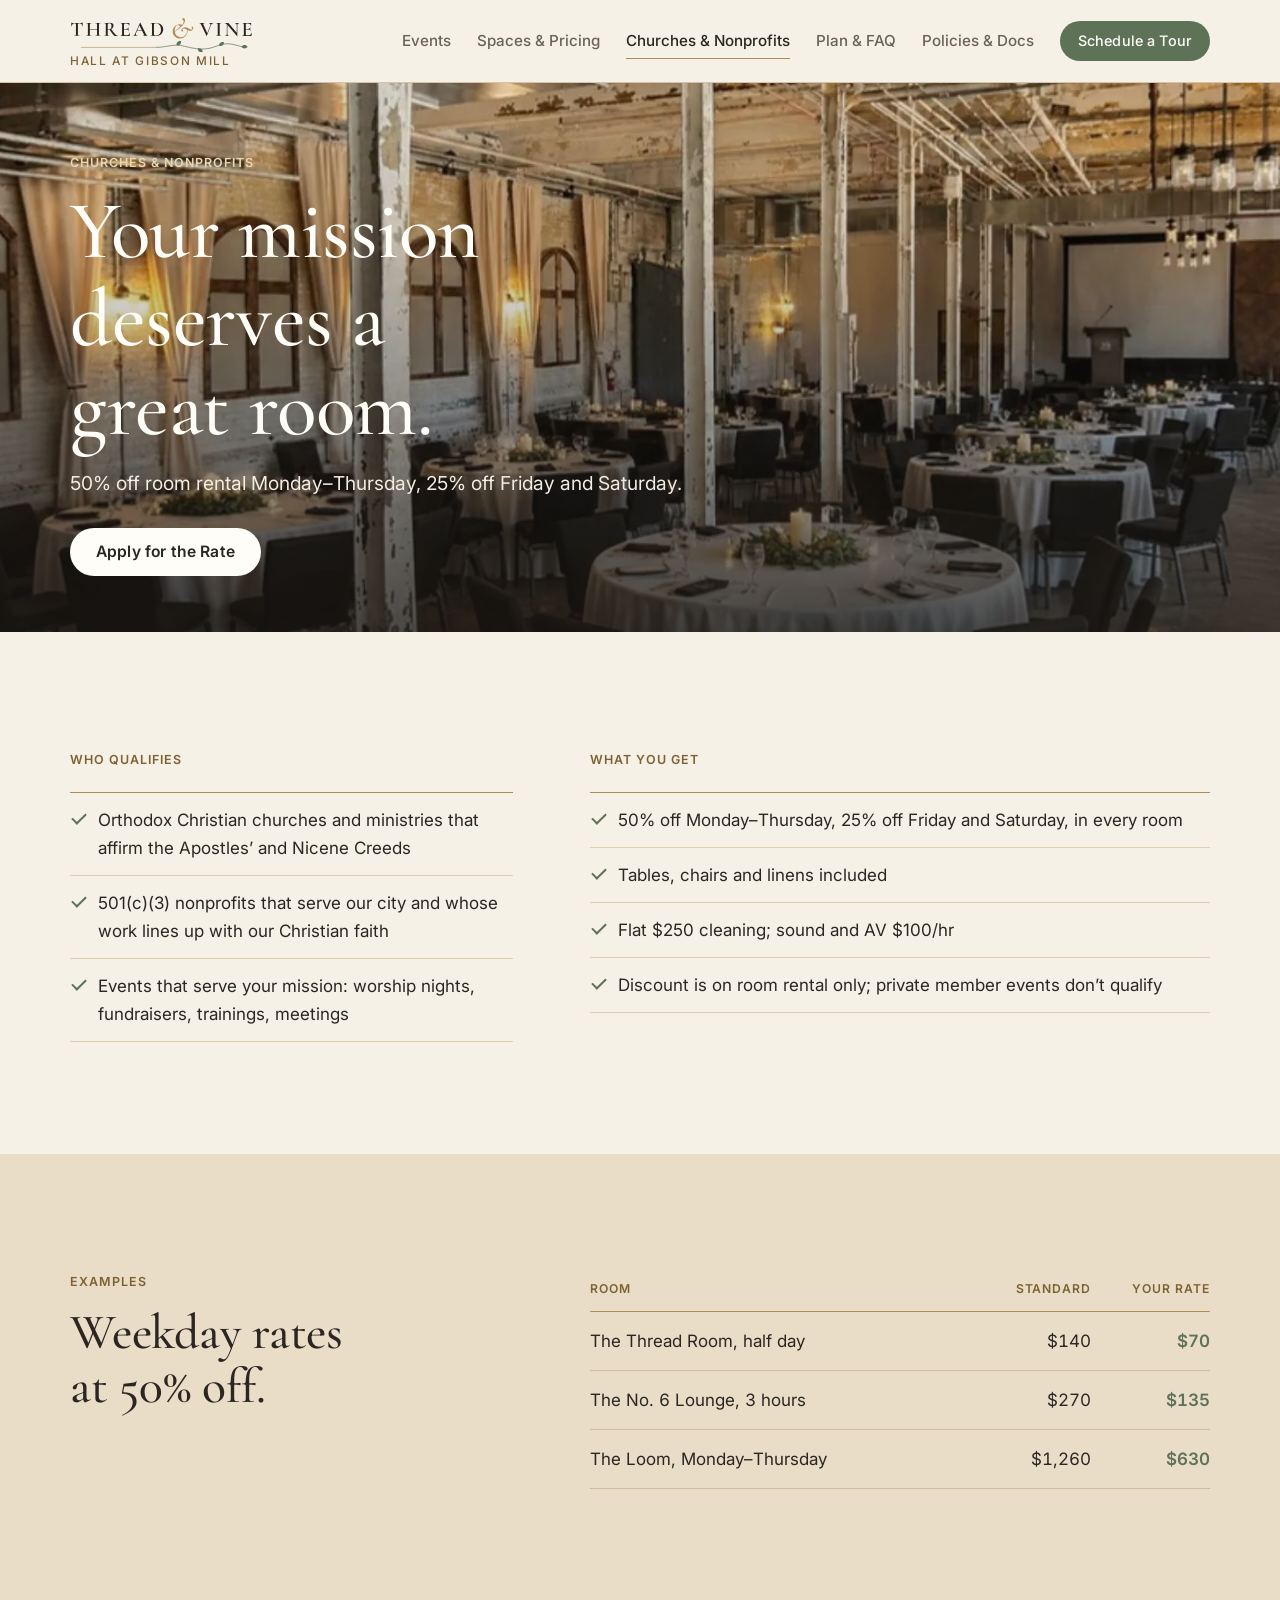
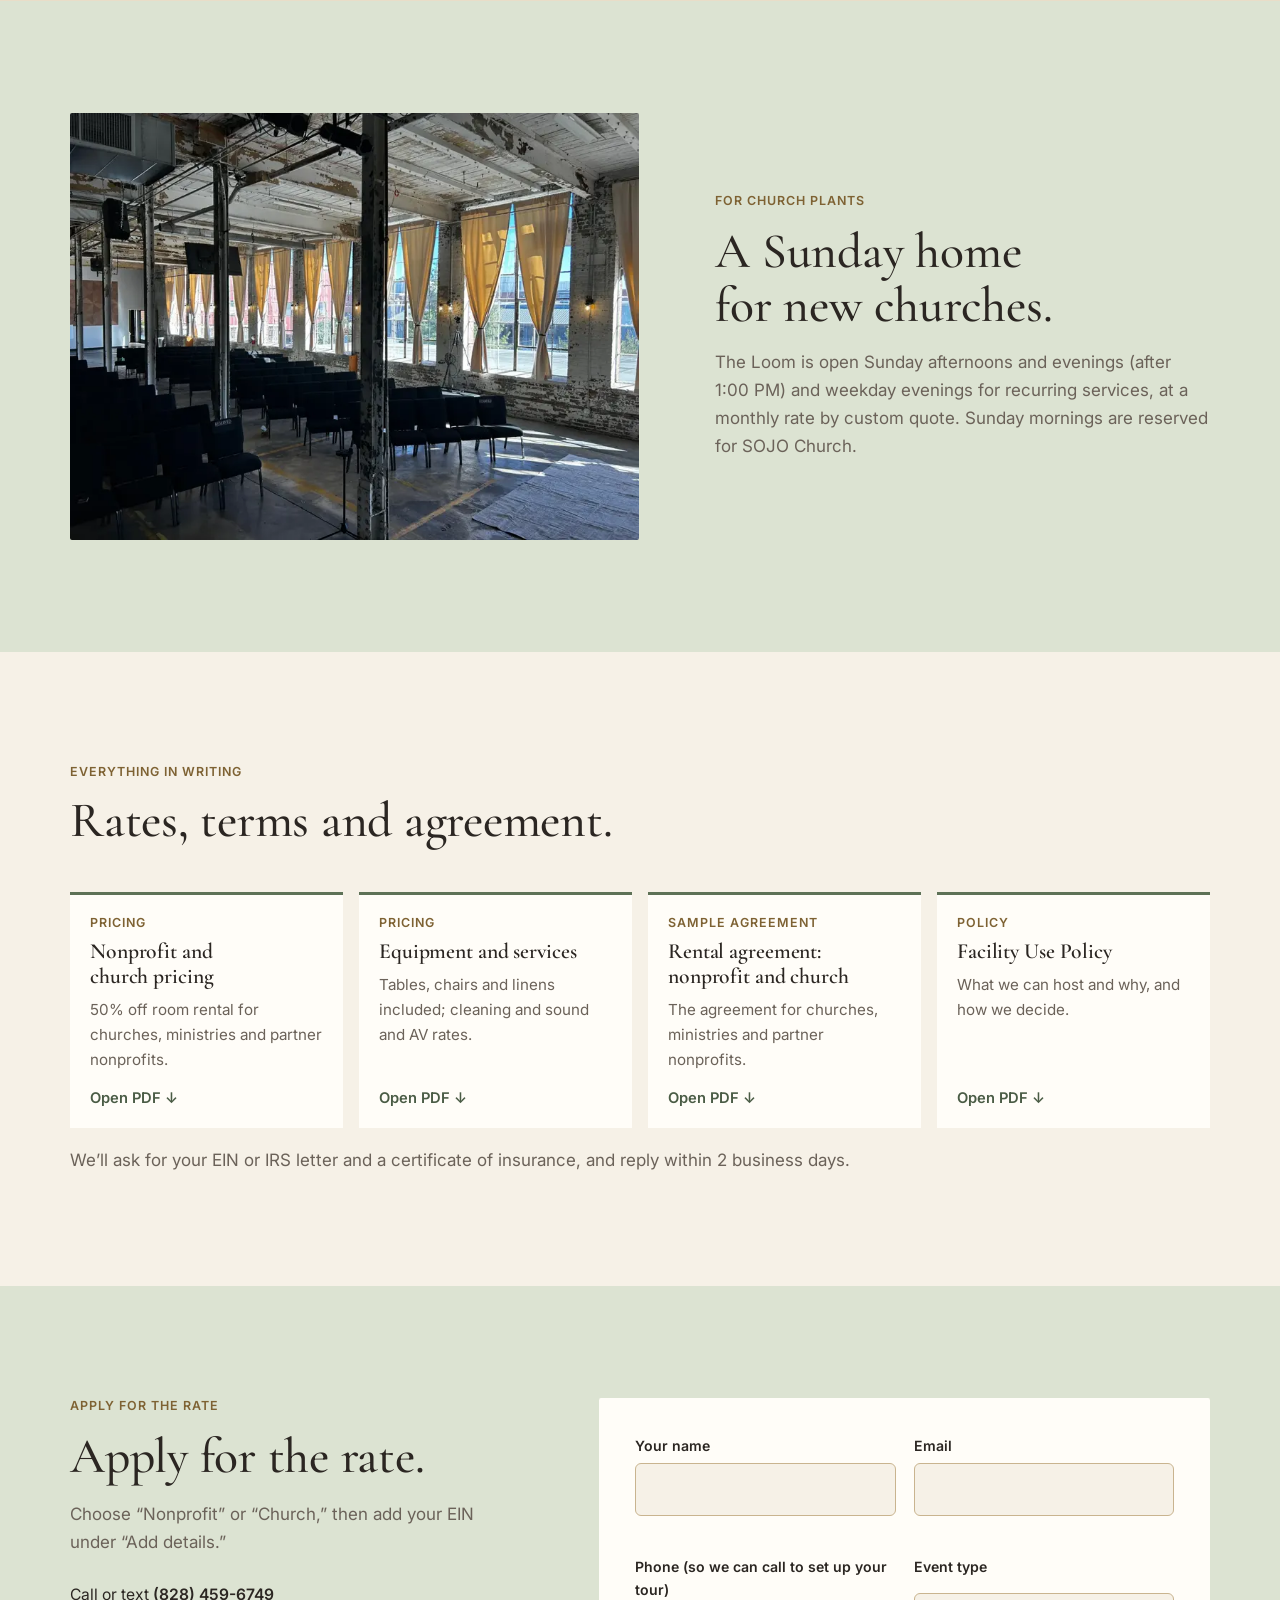
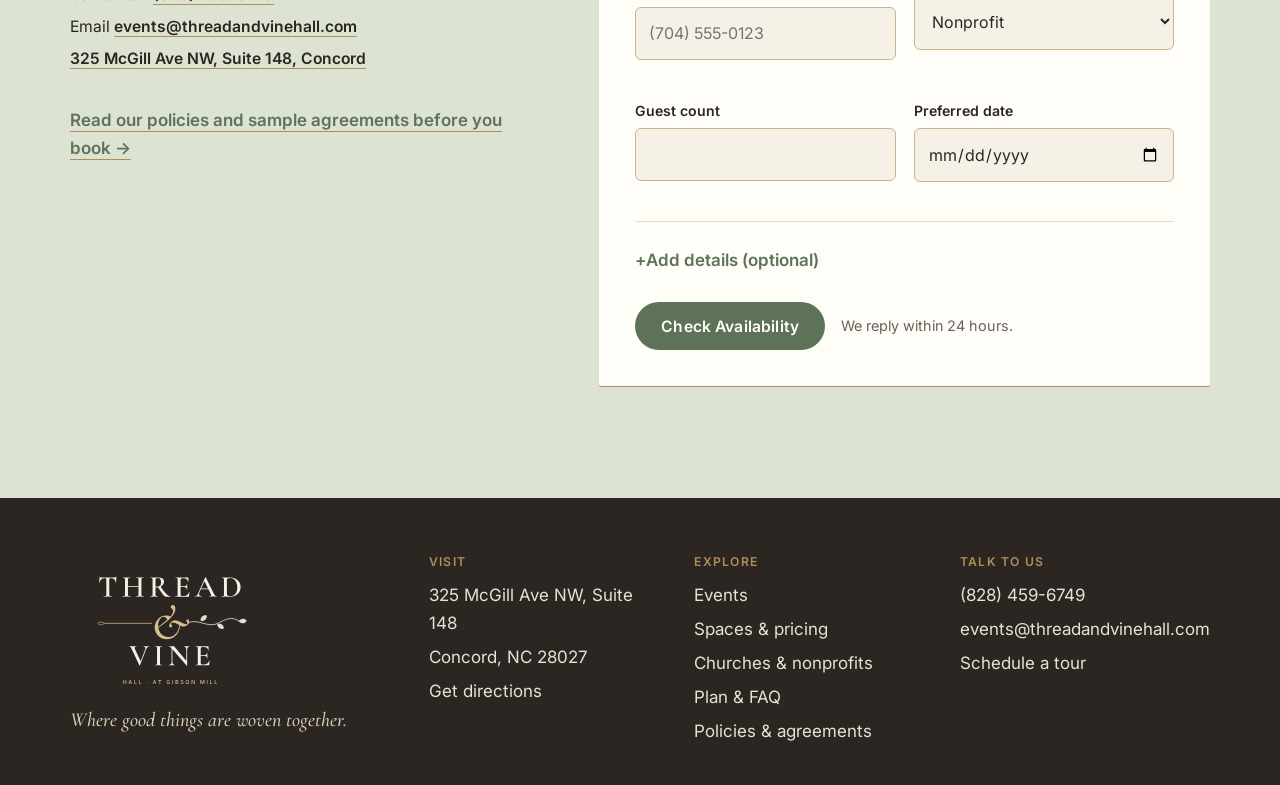
<file: churches.html>
<!doctype html>
<html lang="en"><head><meta charset="utf-8"><title>Moved | Thread &amp; Vine Hall</title>
<meta name="robots" content="noindex"><link rel="canonical" href="https://threadandvinehall.com/churches-nonprofits.html">
<meta http-equiv="refresh" content="0; url=churches-nonprofits.html">
<script>location.replace("churches-nonprofits.html")</script></head>
<body><p>This page moved. <a href="churches-nonprofits.html">Continue to Thread &amp; Vine Hall →</a></p></body></html>
</file>
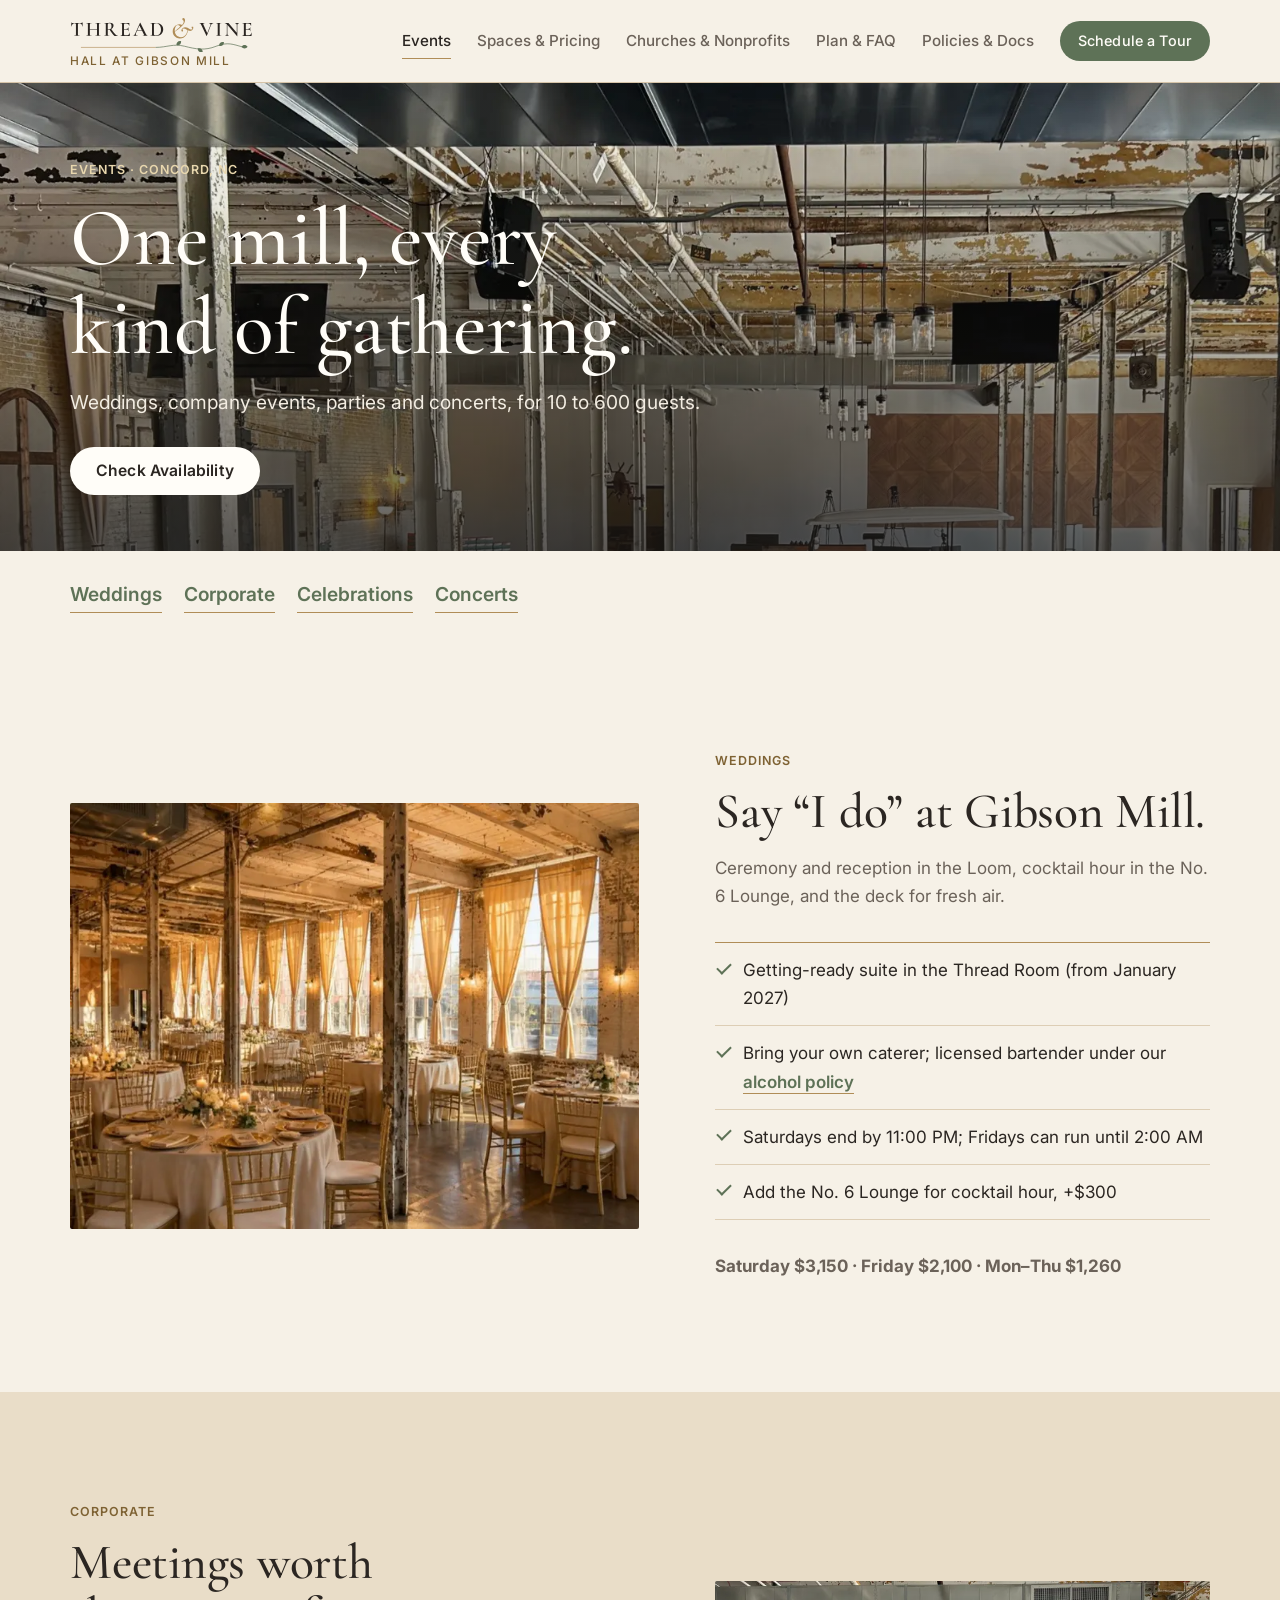
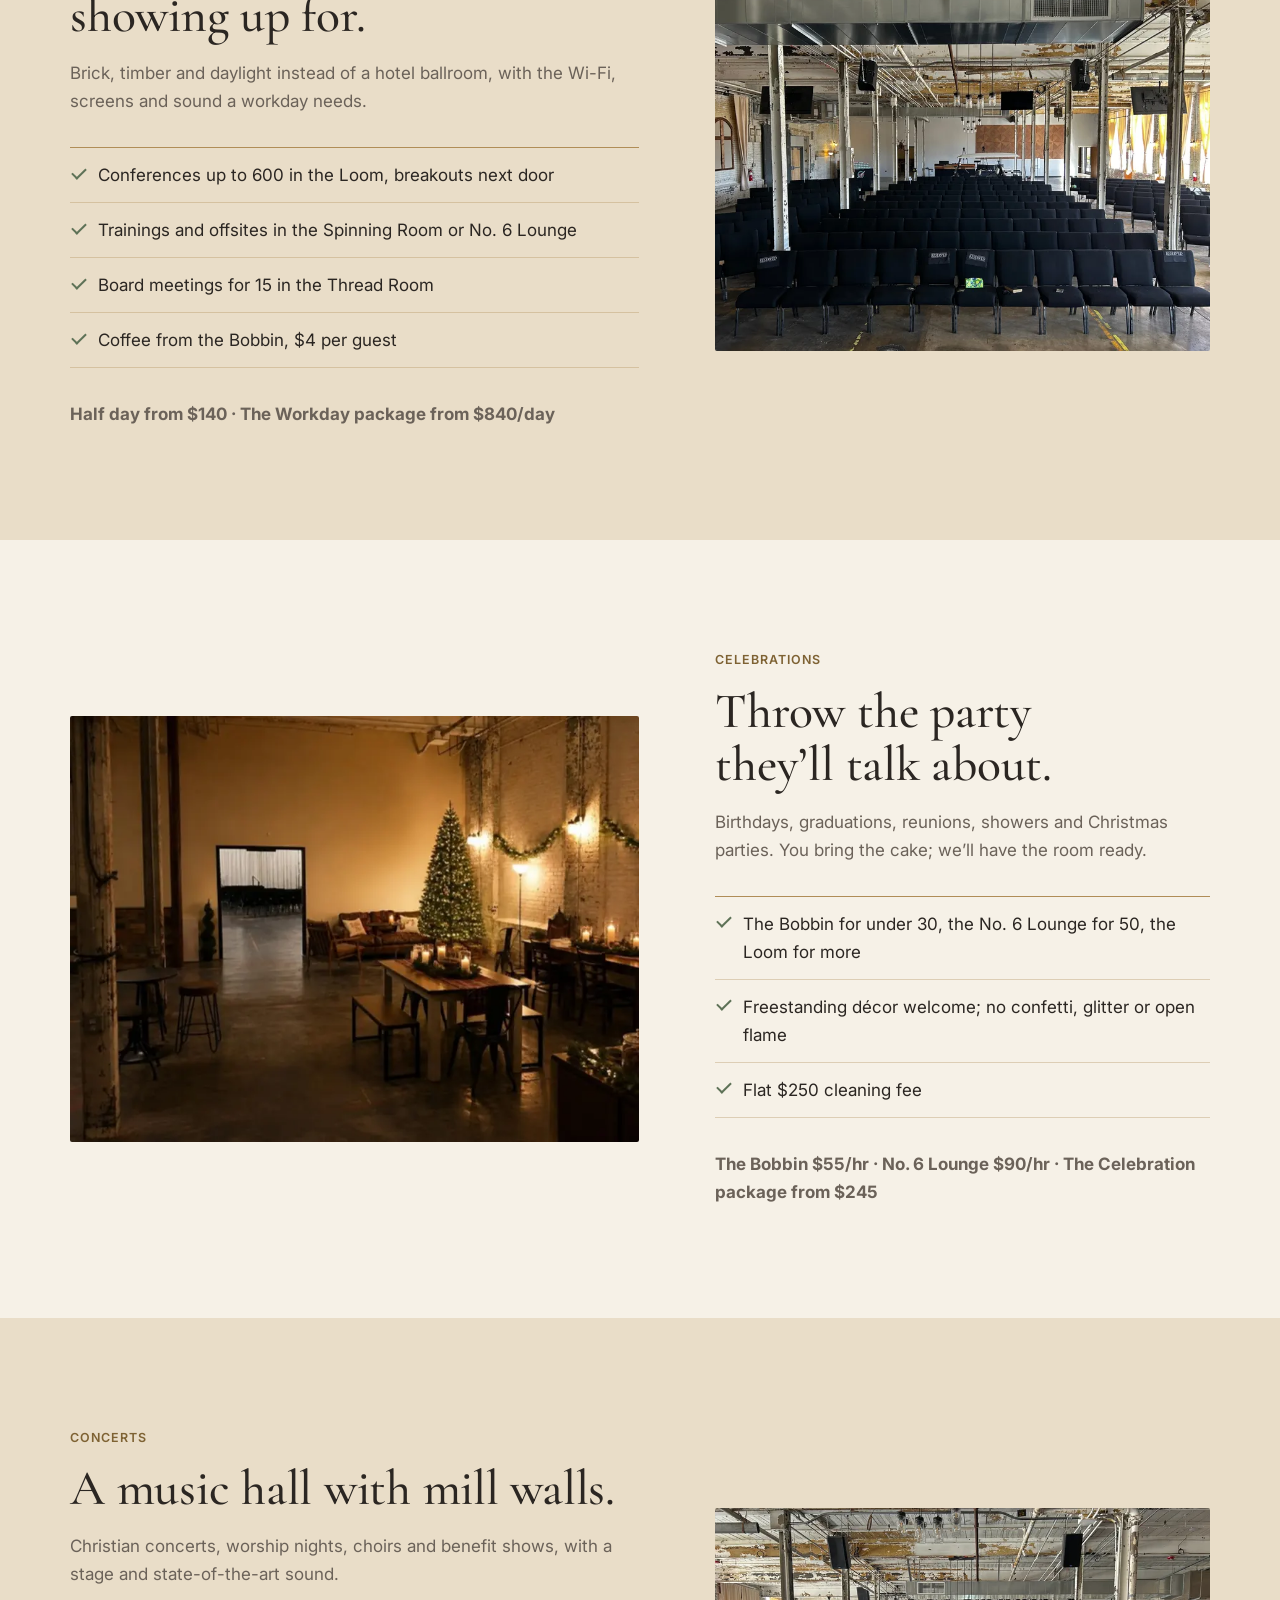
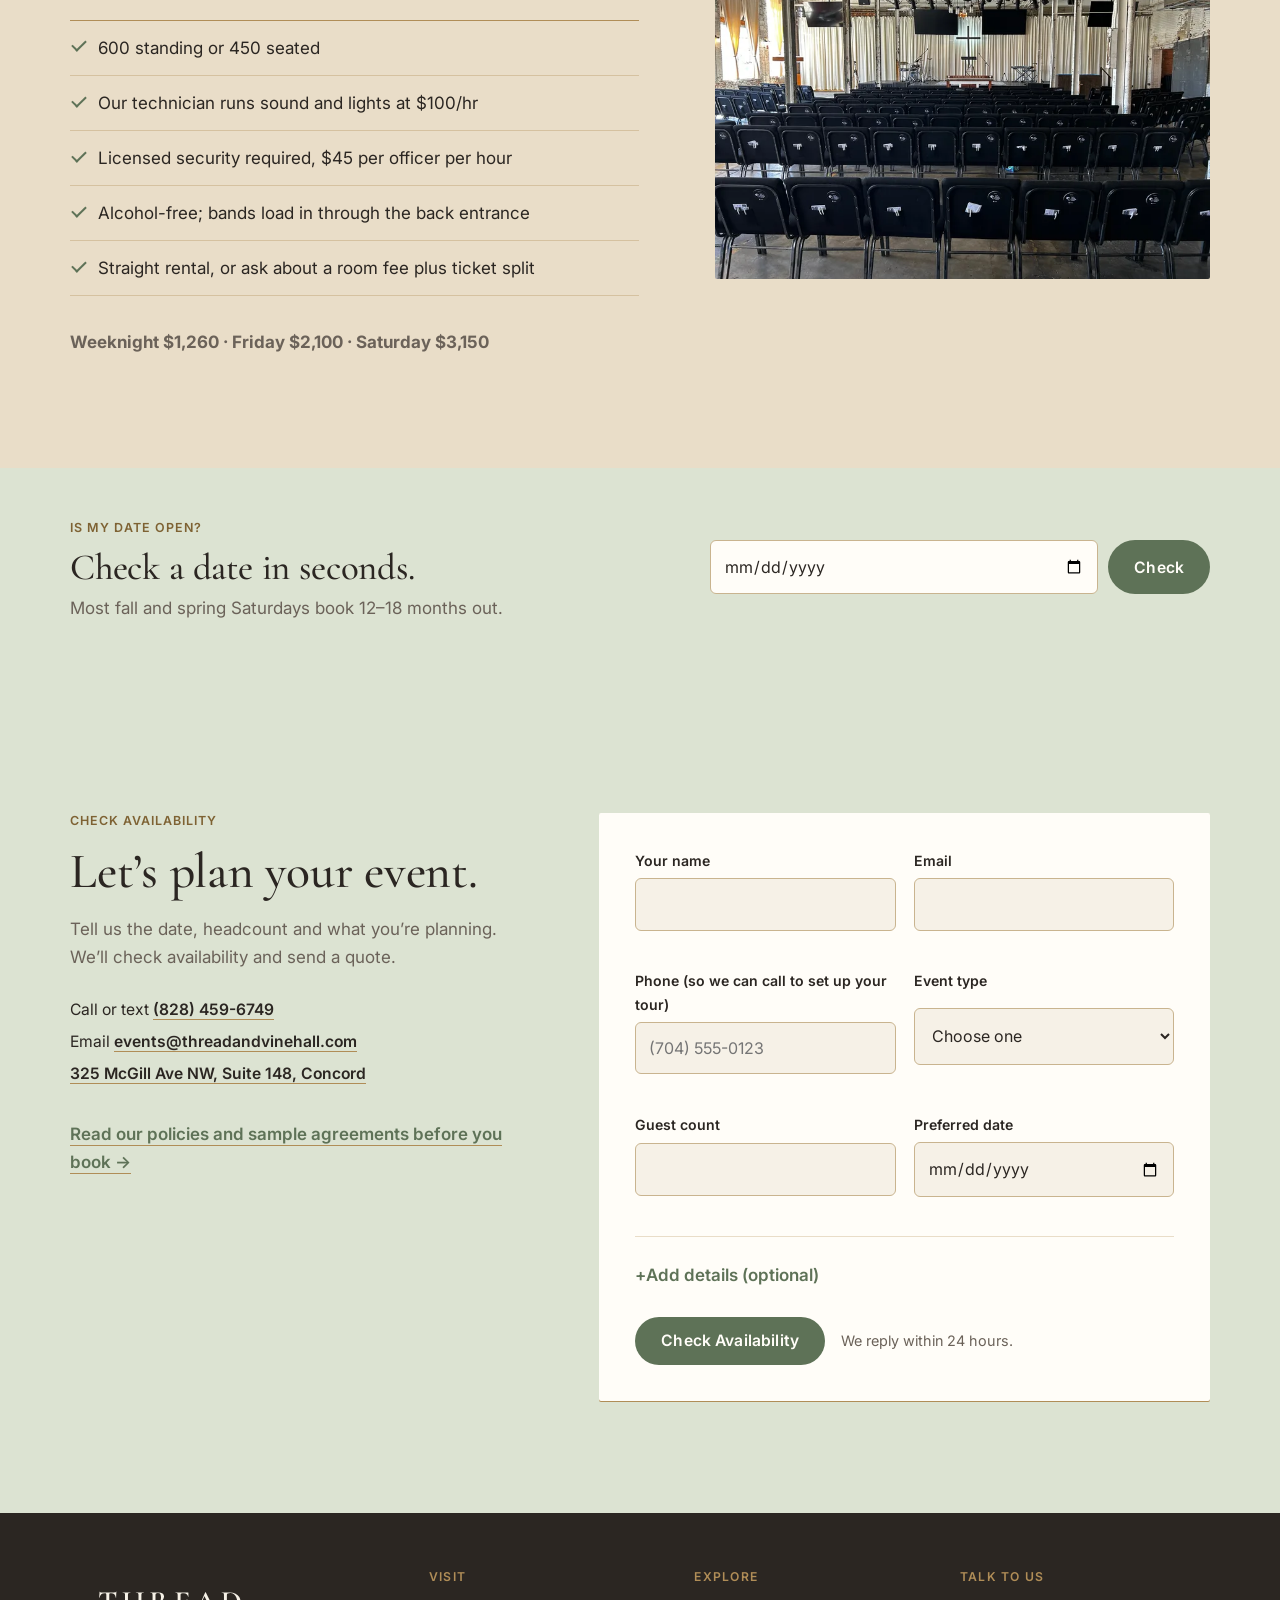
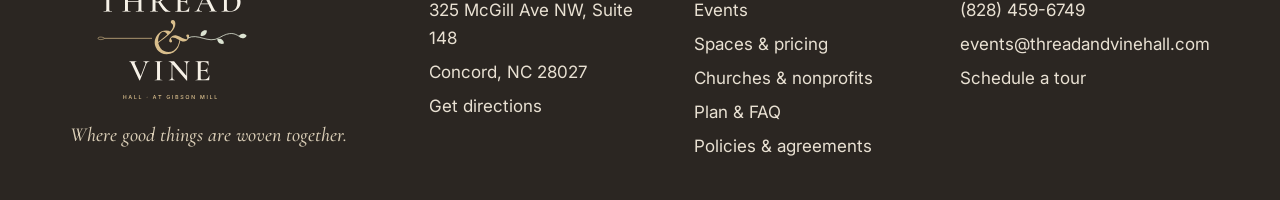
<file: concerts.html>
<!doctype html>
<html lang="en"><head><meta charset="utf-8"><title>Moved | Thread &amp; Vine Hall</title>
<meta name="robots" content="noindex"><link rel="canonical" href="https://threadandvinehall.com/events.html">
<meta http-equiv="refresh" content="0; url=events.html#concerts">
<script>location.replace("events.html#concerts")</script></head>
<body><p>This page moved. <a href="events.html#concerts">Continue to Thread &amp; Vine Hall →</a></p></body></html>
</file>
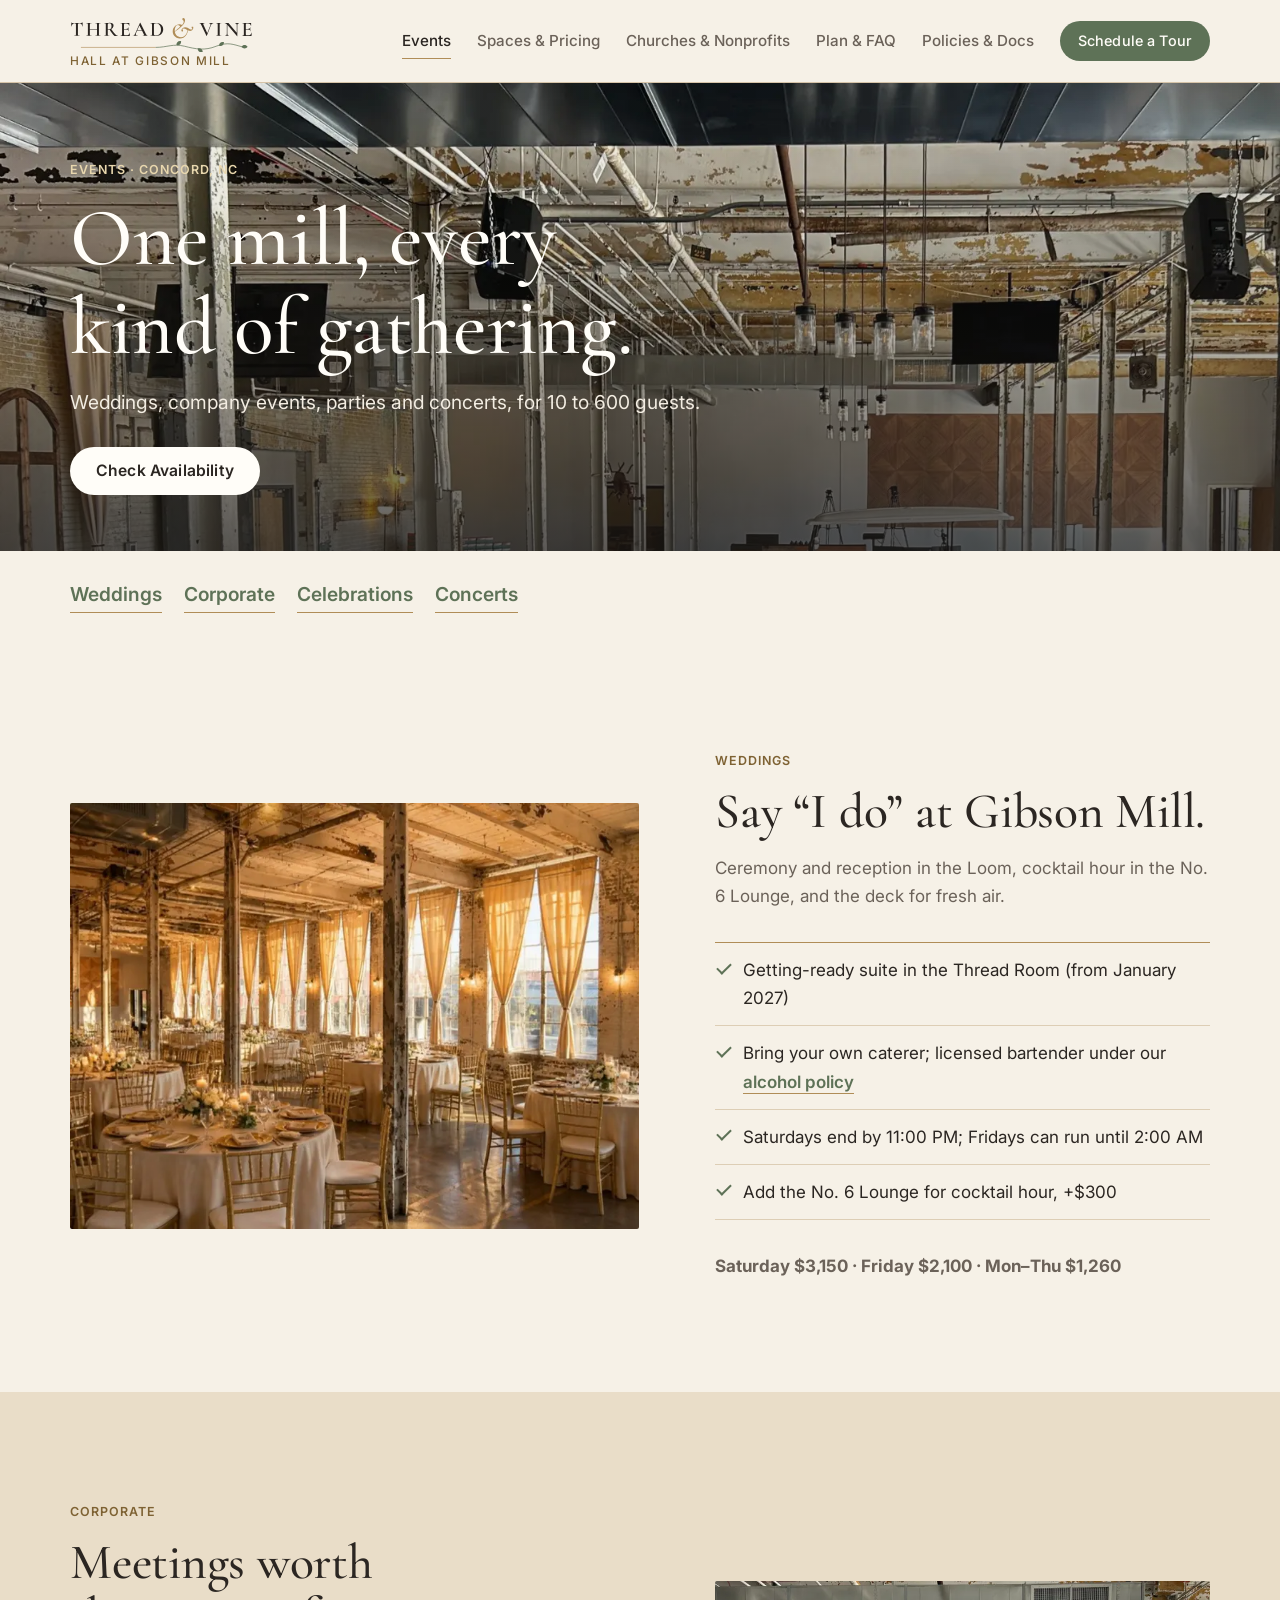
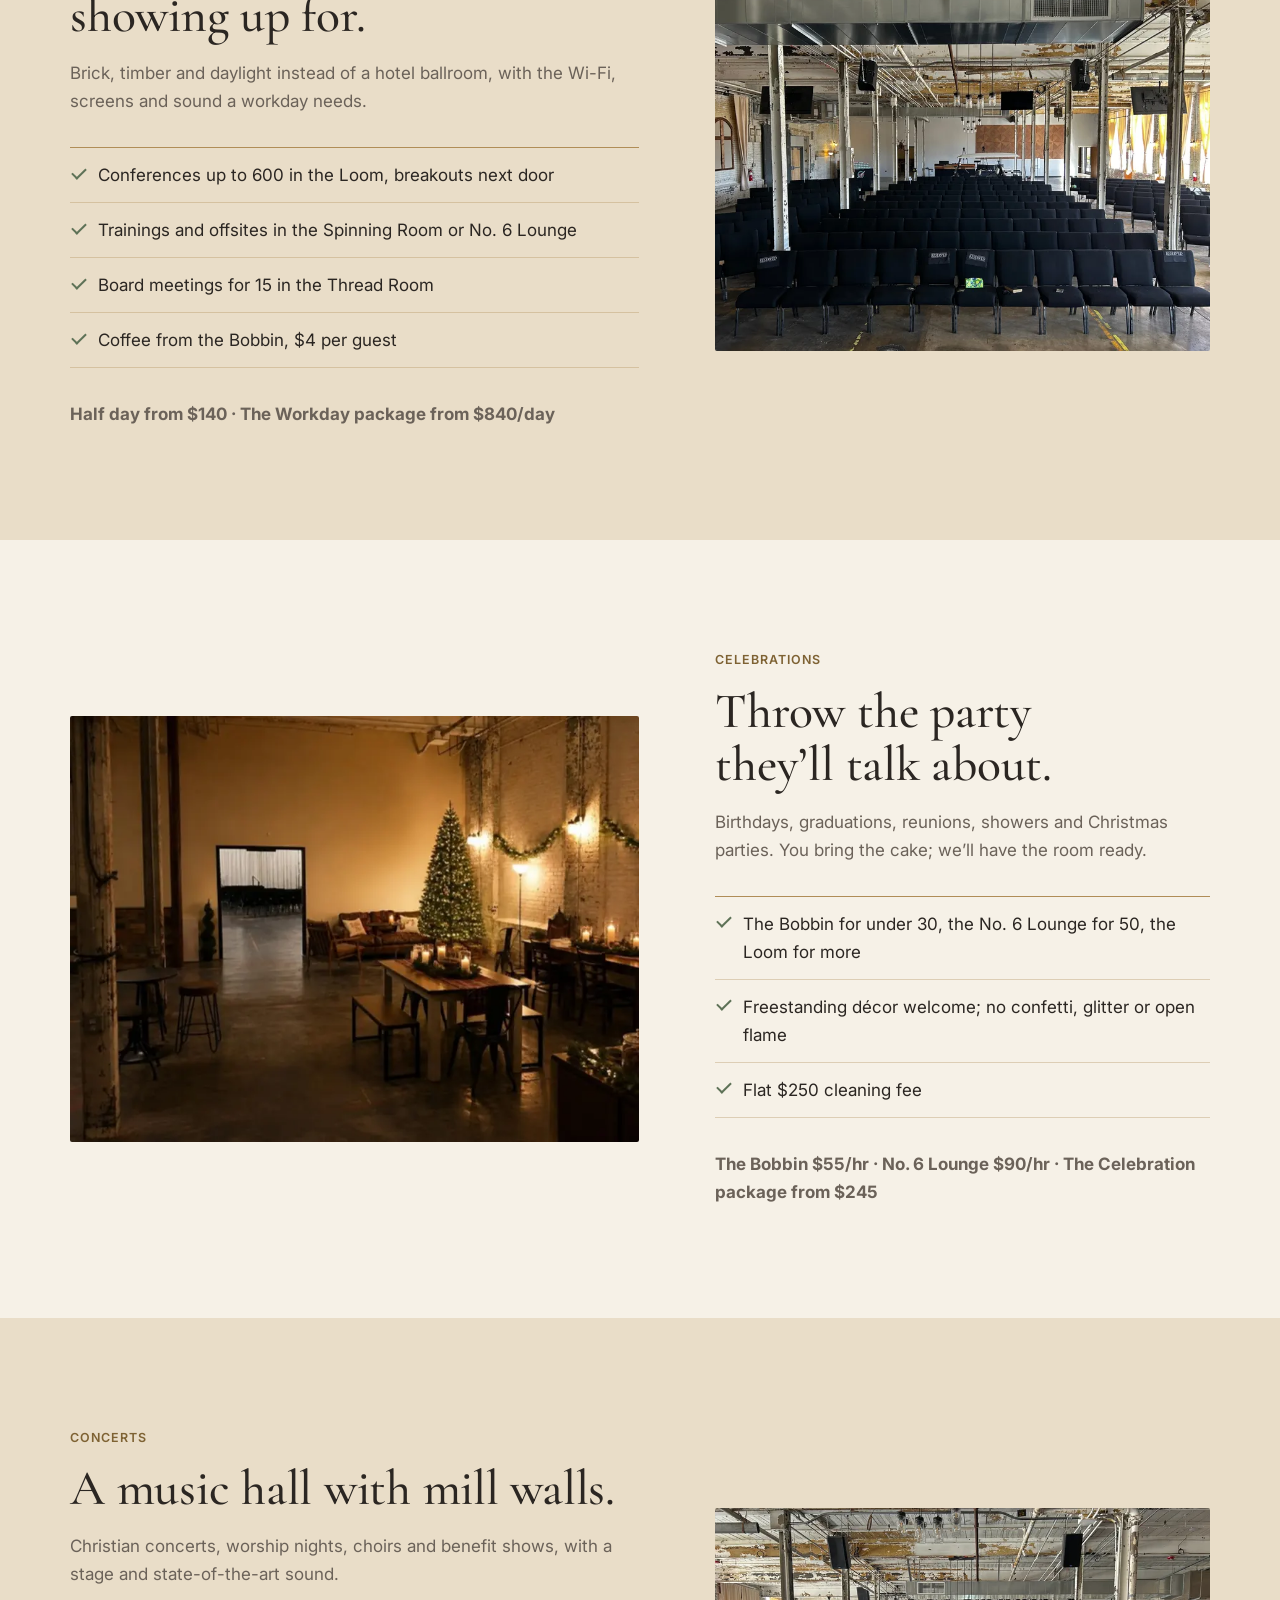
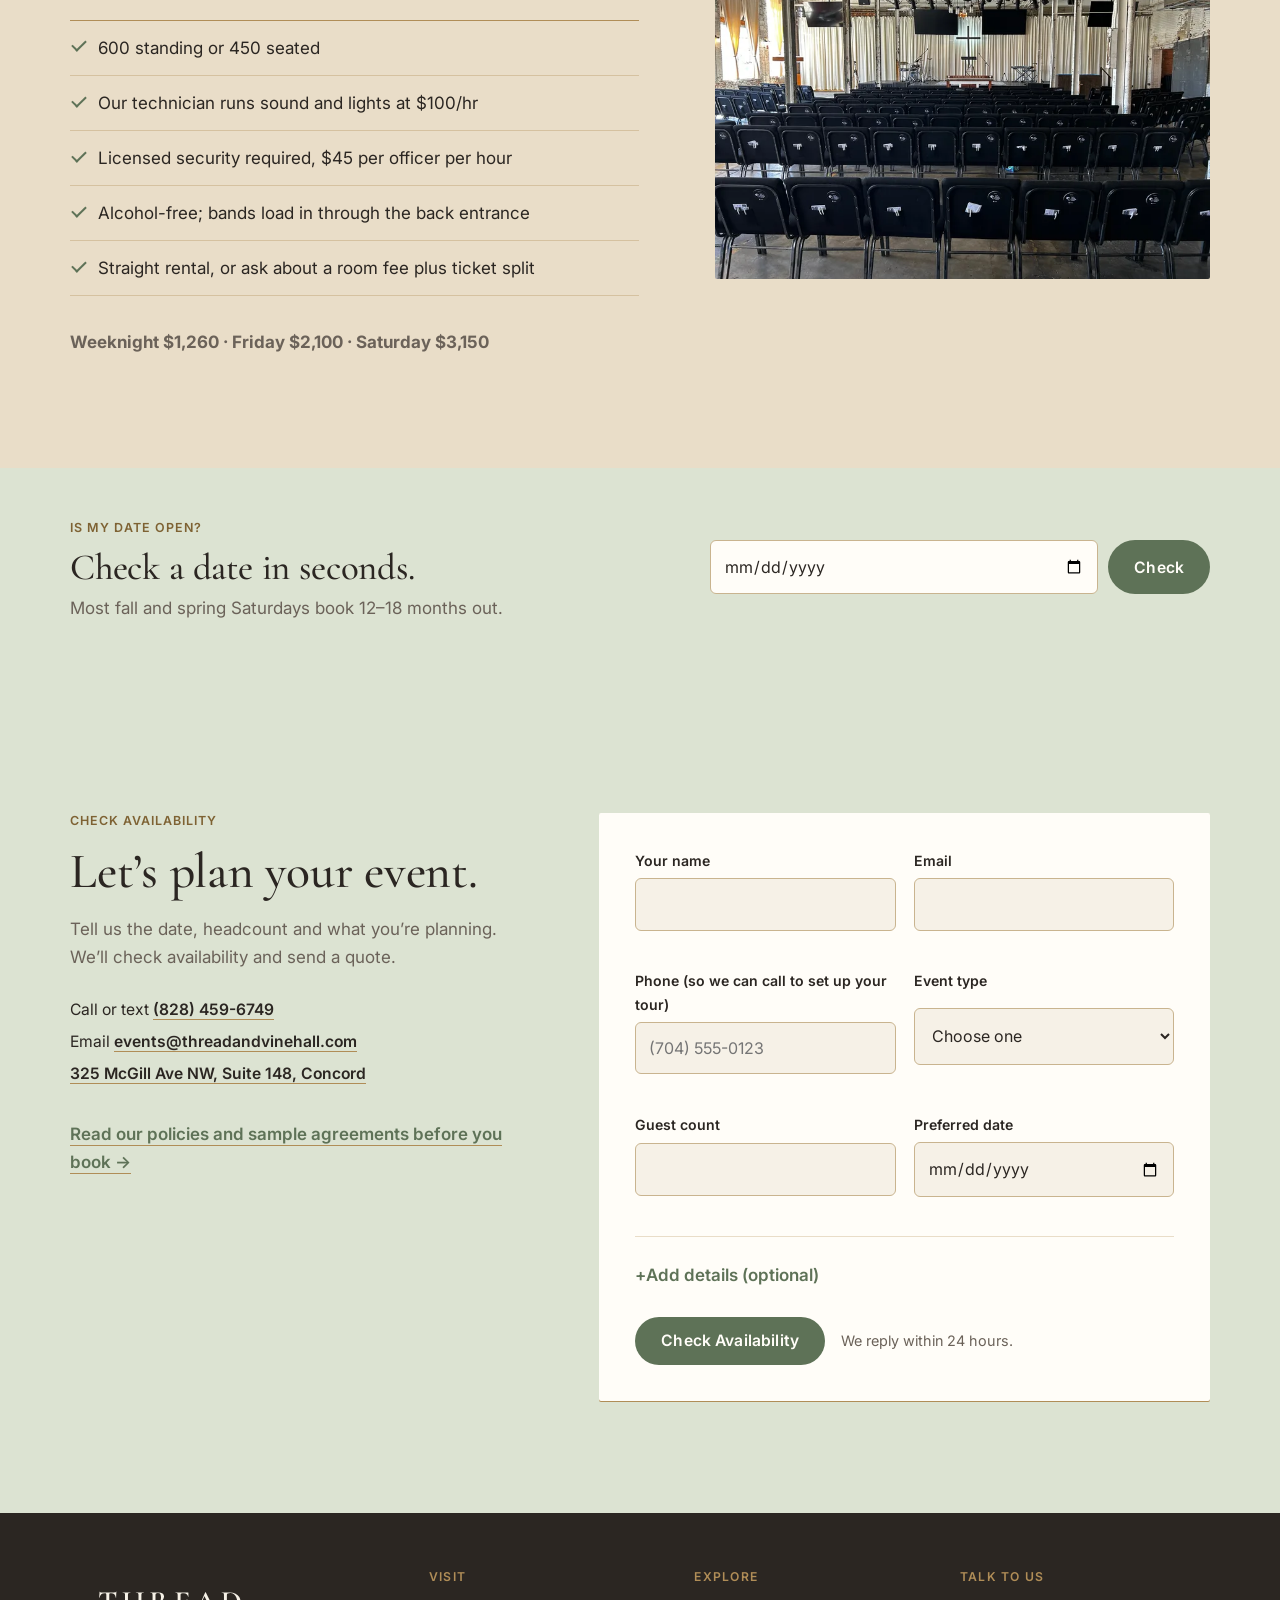
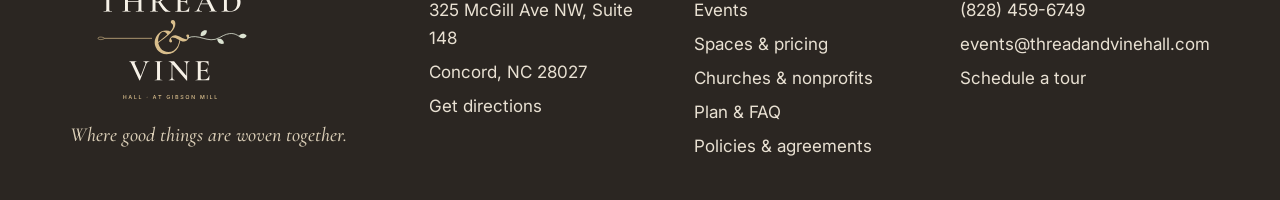
<file: corporate.html>
<!doctype html>
<html lang="en"><head><meta charset="utf-8"><title>Moved | Thread &amp; Vine Hall</title>
<meta name="robots" content="noindex"><link rel="canonical" href="https://threadandvinehall.com/events.html">
<meta http-equiv="refresh" content="0; url=events.html#corporate">
<script>location.replace("events.html#corporate")</script></head>
<body><p>This page moved. <a href="events.html#corporate">Continue to Thread &amp; Vine Hall →</a></p></body></html>
</file>
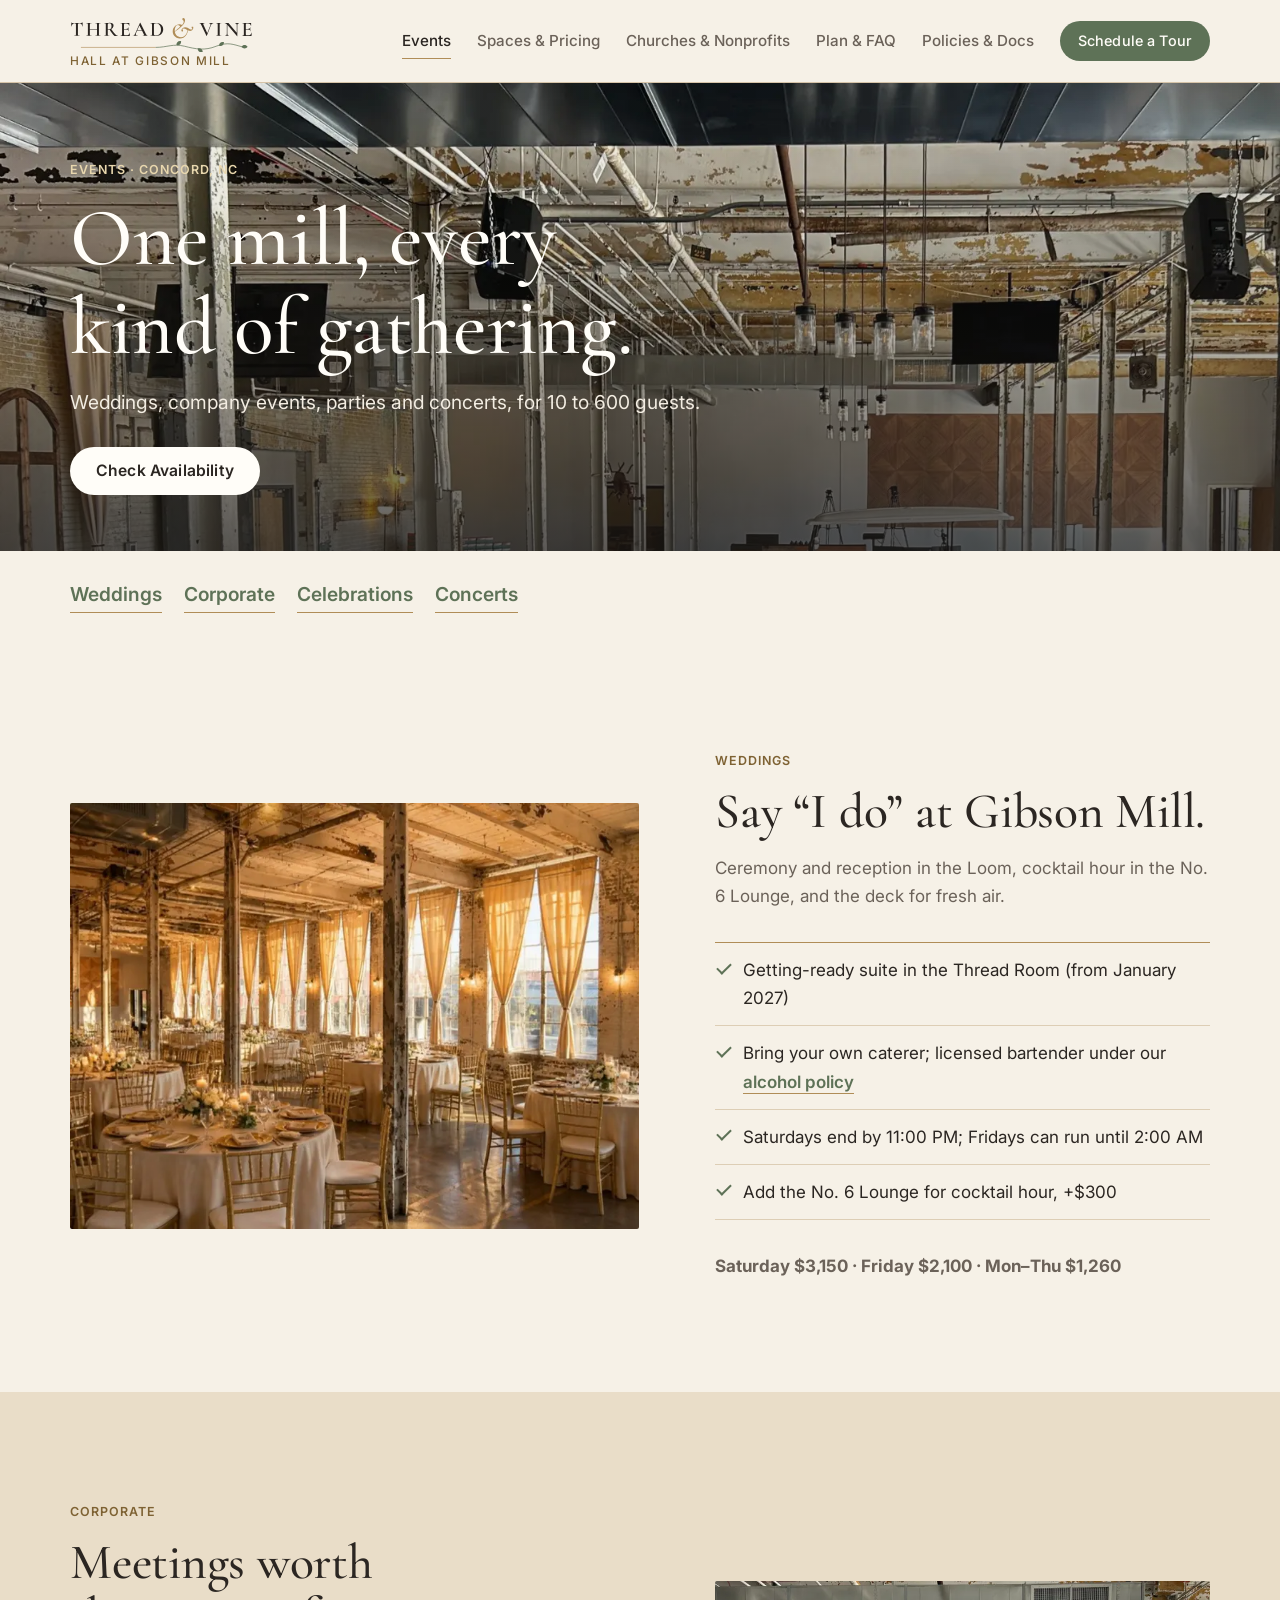
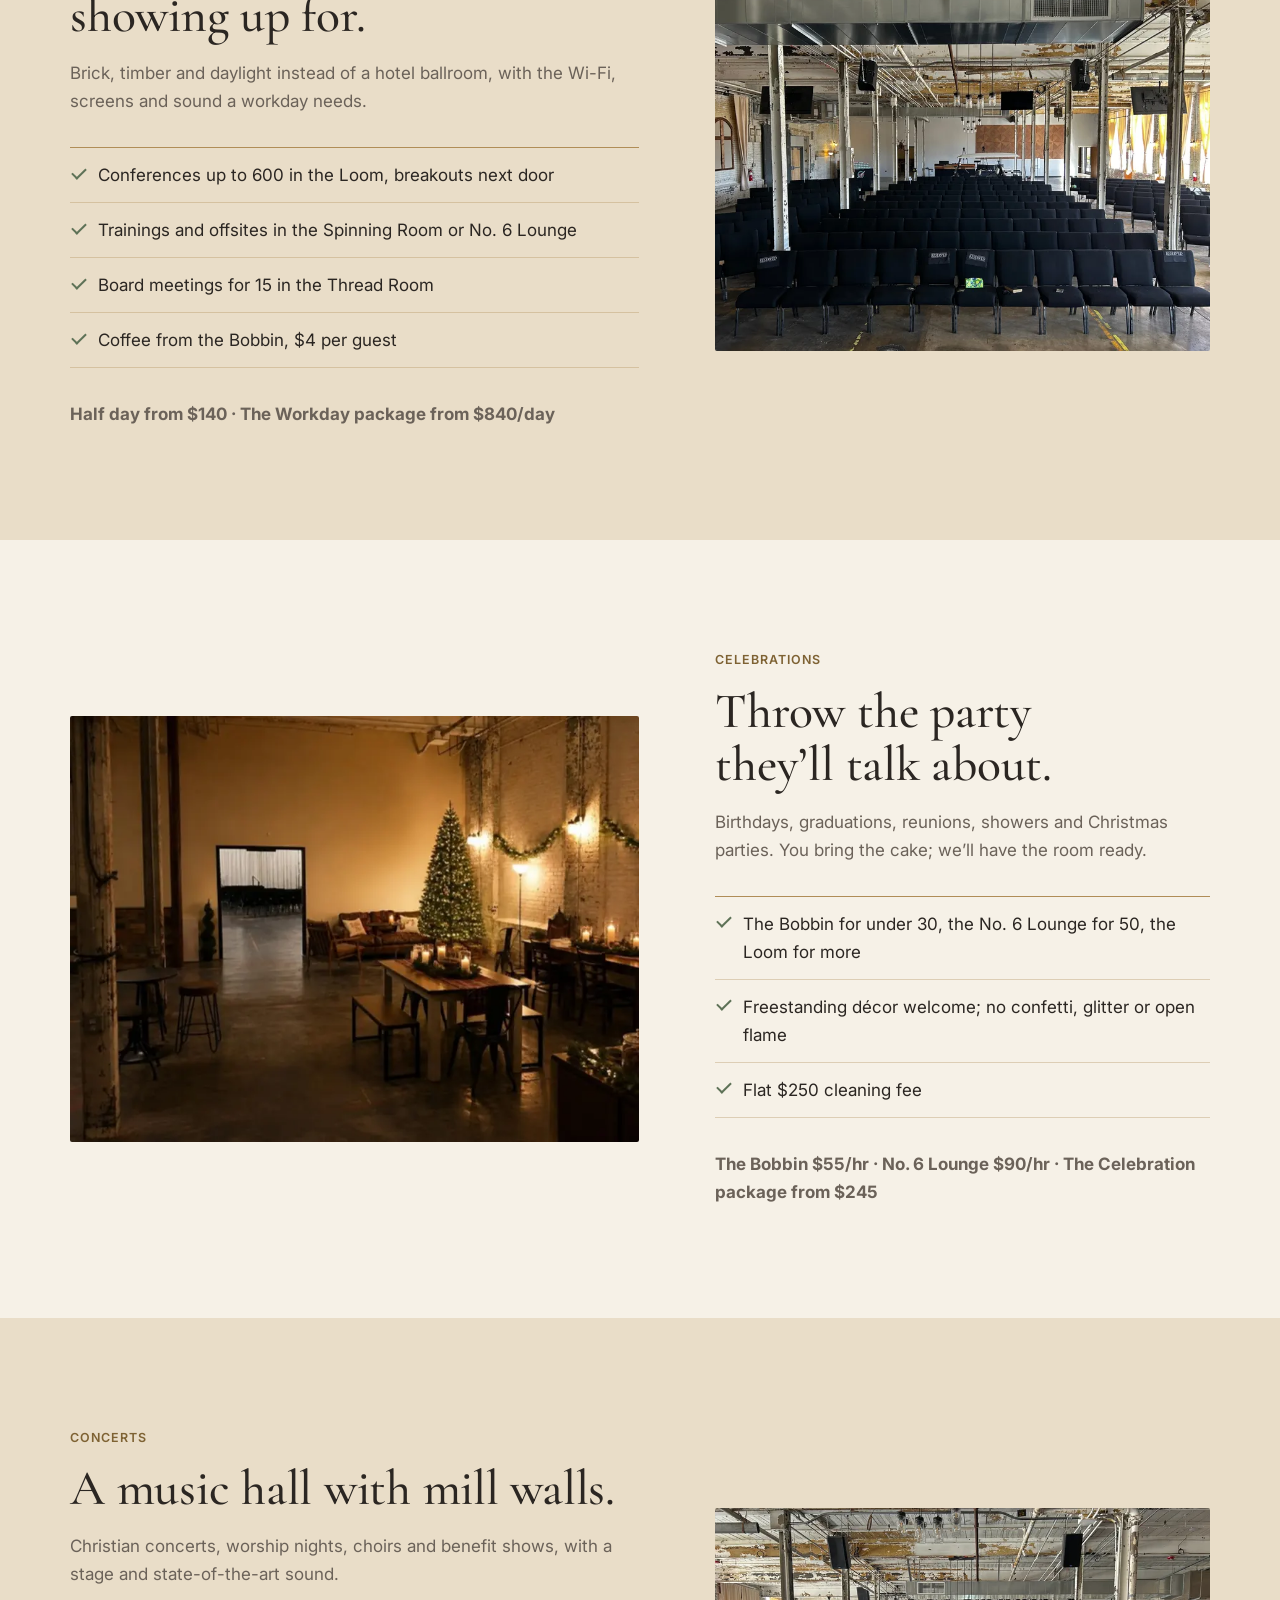
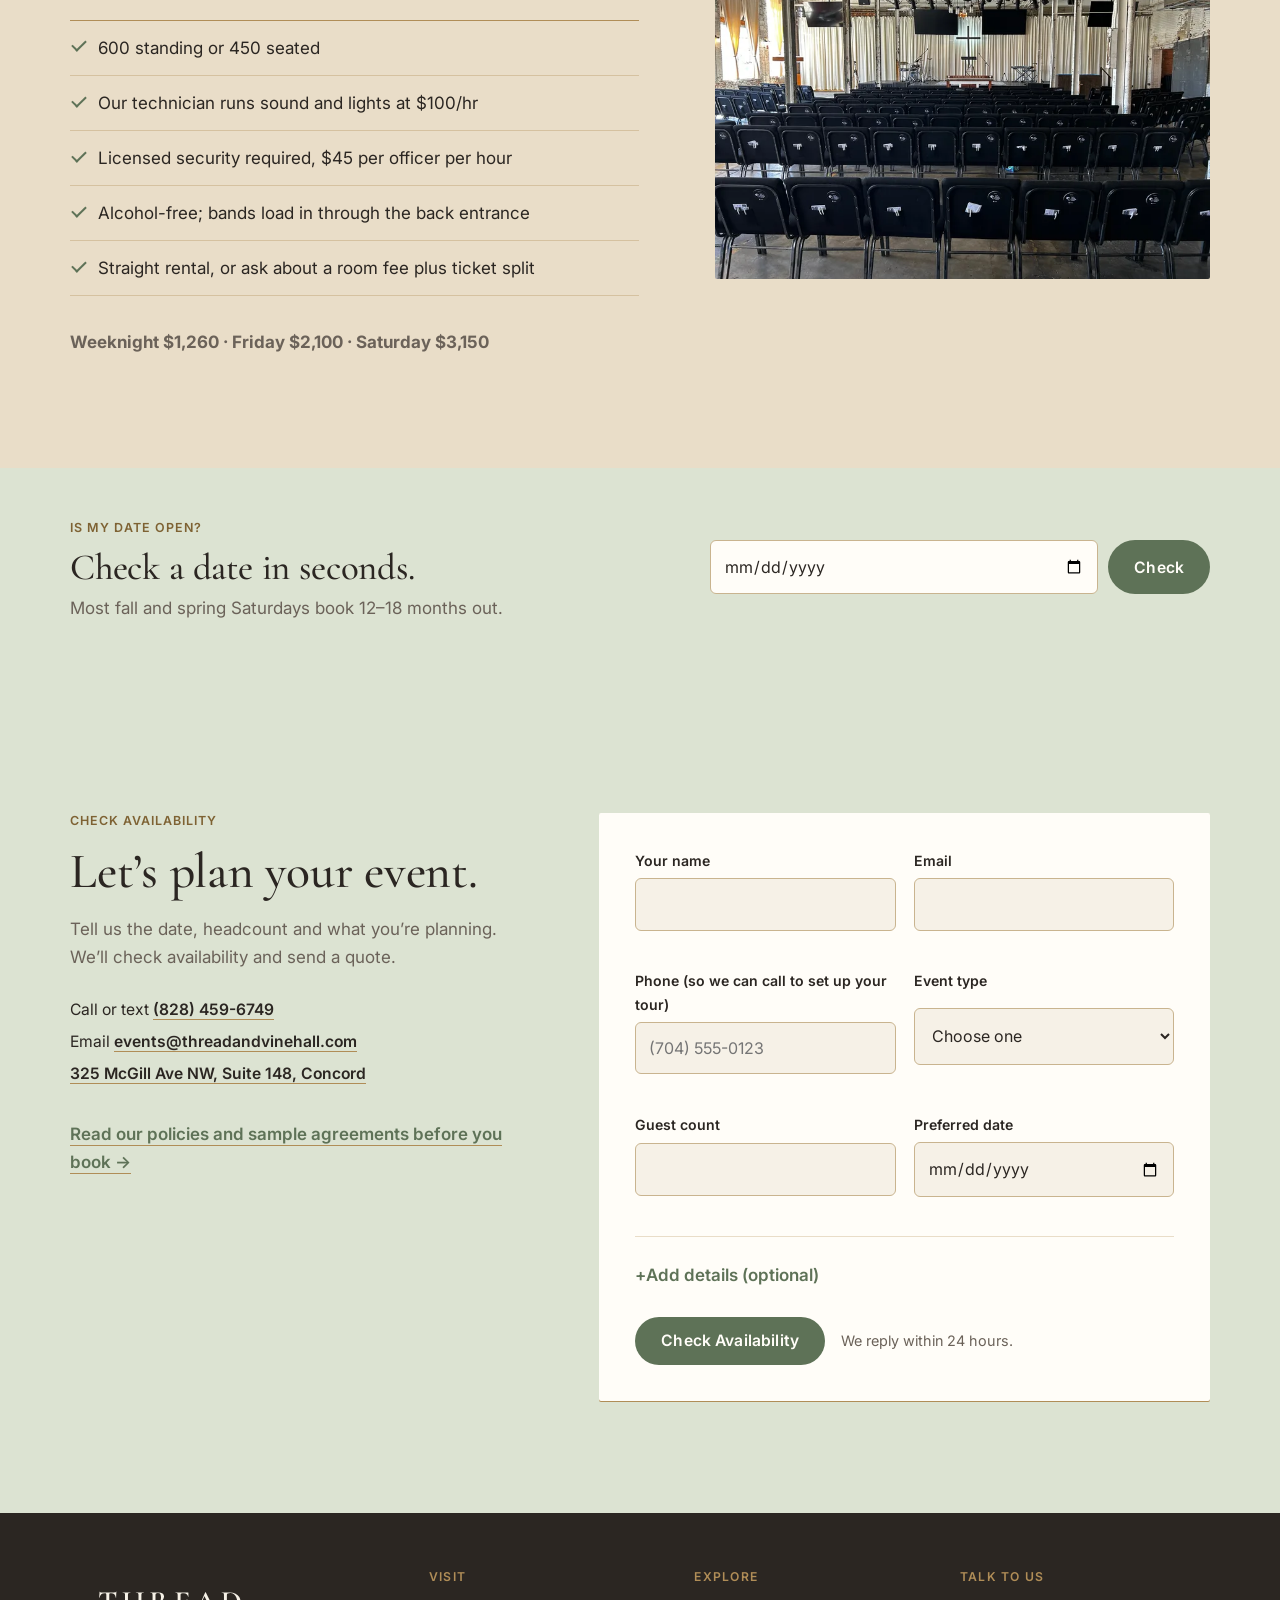
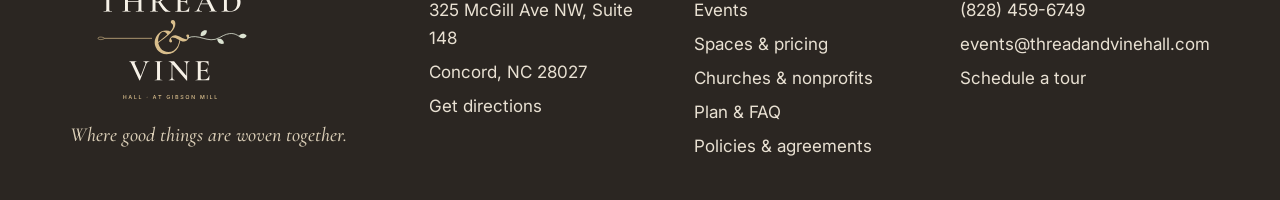
<file: events.html>
<!doctype html>
<html lang="en">
<head>
<meta charset="utf-8">
<meta name="viewport" content="width=device-width, initial-scale=1, viewport-fit=cover">
<title>Weddings, Corporate Events, Parties &amp; Concerts in Concord, NC | Thread &amp; Vine Hall</title>
<meta name="description" content="Weddings, corporate events, celebrations and Christian concerts in a restored 1899 mill in Concord, NC. Rooms for 10 to 600 guests.">
<meta name="claude:viewport-fit-sides" content="cover">
<link rel="canonical" href="https://threadandvinehall.com/events.html">
<meta name="theme-color" content="#4A5C45">
<meta property="og:type" content="website">
<meta property="og:site_name" content="Thread &amp; Vine Hall at Gibson Mill">
<meta property="og:url" content="https://threadandvinehall.com/events.html">
<meta property="og:title" content="Weddings, Corporate Events, Parties &amp; Concerts in Concord, NC | Thread &amp; Vine Hall">
<meta property="og:description" content="Weddings, corporate events, celebrations and Christian concerts in a restored 1899 mill in Concord, NC. Rooms for 10 to 600 guests.">
<meta property="og:image" content="https://threadandvinehall.com/img/og-image.jpg">
<meta property="og:image:width" content="1200">
<meta property="og:image:height" content="630">
<meta property="og:image:alt" content="The Loom at Thread &amp; Vine Hall set for a wedding reception beneath gold-curtained mill windows">
<meta name="twitter:card" content="summary_large_image">
<link rel="preconnect" href="https://fonts.googleapis.com">
<link rel="preconnect" href="https://fonts.gstatic.com" crossorigin>
<link rel="stylesheet" href="https://fonts.googleapis.com/css2?family=Cormorant+Garamond:ital,wght@0,500;0,600;1,500&family=Inter:wght@400;500;600&display=swap">
<link rel="stylesheet" href="styles.css">
<link rel="icon" href="brand/thread-vine-icon.svg" type="image/svg+xml">
<link rel="apple-touch-icon" href="brand/apple-touch-icon.png">
<!-- Analytics: paste the Plausible or GA4 snippet here. Tour clicks and inquiries are already tracked as events. -->

</head>
<body>
<a class="skip" href="#main">Skip to content</a>
<header class="site-head"><div class="wrap">
  <a class="mark logo" href="./"><img src="brand/thread-vine-header.svg" alt="Thread &amp; Vine Hall at Gibson Mill, home" width="636" height="132"><small>Hall at Gibson Mill</small></a>
  <nav class="nav" aria-label="Main"><a href="events.html" aria-current="page">Events</a><a href="spaces.html">Spaces &amp; Pricing</a><a href="churches-nonprofits.html">Churches &amp; Nonprofits</a><a href="plan.html">Plan &amp; FAQ</a><a href="policies.html">Policies &amp; Docs</a><a class="btn sm" href="plan.html" data-tour>Schedule a Tour</a></nav>
  <details class="menu"><summary aria-label="Menu">Menu</summary><nav class="panel" aria-label="Mobile"><a href="events.html">Events</a><a href="spaces.html">Spaces &amp; Pricing</a><a href="churches-nonprofits.html">Churches &amp; Nonprofits</a><a href="plan.html">Plan &amp; FAQ</a><a href="policies.html">Policies &amp; Docs</a></nav></details>
</div></header>
<main id="main">
<section class="hero short" style="padding:0">
  <img src="img/hall-aisle.webp" srcset="img/hall-aisle-800.webp 800w, img/hall-aisle.webp 1600w" sizes="100vw" alt="The Loom at Gibson Mill, a long brick hall with timber beams and a stage at the far end" width="1600" height="1200">
  <div class="wrap"><span class="label">Events · Concord, NC</span><h1>One mill, every kind of gathering.</h1><p class="sub">Weddings, company events, parties and concerts, for 10 to 600 guests.</p><div class="ctas"><a class="btn light" href="#inquire">Check Availability</a></div></div>
</section>
<section style="padding-block:28px"><div class="wrap"><p class="lede" style="display:flex;flex-wrap:wrap;gap:10px 22px">
  <a class="textlink" href="#weddings">Weddings</a><a class="textlink" href="#corporate">Corporate</a><a class="textlink" href="#celebrations">Celebrations</a><a class="textlink" href="#concerts">Concerts</a></p></div></section>
<section id="weddings" style="scroll-margin-top:90px"><div class="wrap feature">
  <div class="media"><img src="img/s-reception-windows.webp" srcset="img/s-reception-windows-800.webp 800w, img/s-reception-windows.webp 1600w" sizes="(max-width: 820px) 100vw, 55vw" alt="The Loom set for a wedding reception beneath the mill windows" width="1600" height="1200" loading="lazy" decoding="async"></div>
  <div class="body"><span class="label">Weddings</span><h2>Say “I do” at Gibson Mill.</h2><p>Ceremony and reception in the Loom, cocktail hour in the No. 6 Lounge, and the deck for fresh air.</p>
  <ul class="ticks one" style="margin-top:16px"><li>Getting-ready suite in the Thread Room (from January 2027)</li><li>Bring your own caterer; licensed bartender under our <a class="textlink" href="docs/Thread-and-Vine-Hall-Alcohol-Policy.pdf" target="_blank" rel="noopener">alcohol policy</a></li><li>Saturdays end by <span data-r="times.saturdayEnd">[—]</span>; Fridays can run until <span data-r="times.fridayEnd">[—]</span></li><li>Add the No. 6 Lounge for cocktail hour, +<span data-r="addons.loungeAdd">[—]</span></li></ul>
  <p style="margin-top:16px"><b>Saturday <span data-r="loom.saturday">[—]</span> · Friday <span data-r="loom.friday">[—]</span> · Mon–Thu <span data-r="loom.weekday">[—]</span></b></p></div>
</div></section><section class="tan" id="corporate" style="scroll-margin-top:90px"><div class="wrap feature flip">
  <div class="media"><img src="img/loom-theater.webp" srcset="img/loom-theater-800.webp 800w, img/loom-theater.webp 1600w" sizes="(max-width: 820px) 100vw, 55vw" alt="The Loom at Gibson Mill set theater-style, rows of padded chairs under timber beams, pendant lights and screens" width="1600" height="1200" loading="lazy" decoding="async"></div>
  <div class="body"><span class="label">Corporate</span><h2>Meetings worth showing up for.</h2><p>Brick, timber and daylight instead of a hotel ballroom, with the Wi-Fi, screens and sound a workday needs.</p>
  <ul class="ticks one" style="margin-top:16px"><li>Conferences up to 600 in the Loom, breakouts next door</li><li>Trainings and offsites in the Spinning Room or No. 6 Lounge</li><li>Board meetings for 15 in the Thread Room</li><li>Coffee from the Bobbin, <span data-r="addons.coffee">[—]</span> per guest</li></ul>
  <p style="margin-top:16px"><b>Half day from <span data-r="thread.halfDay">[—]</span> · The Workday package from <span data-r="packages.workday">[—]</span>/day</b></p></div>
</div></section><section id="celebrations" style="scroll-margin-top:90px"><div class="wrap feature">
  <div class="media"><img src="img/s-lounge-christmas.webp" srcset="img/s-lounge-christmas-800.webp 800w, img/s-lounge-christmas.webp 1600w" sizes="(max-width: 820px) 100vw, 55vw" alt="The No. 6 Lounge set for a Christmas party with a lit tree and long tables" width="1600" height="1200" loading="lazy" decoding="async"></div>
  <div class="body"><span class="label">Celebrations</span><h2>Throw the party they’ll talk about.</h2><p>Birthdays, graduations, reunions, showers and Christmas parties. You bring the cake; we’ll have the room ready.</p>
  <ul class="ticks one" style="margin-top:16px"><li>The Bobbin for under 30, the No. 6 Lounge for 50, the Loom for more</li><li>Freestanding décor welcome; no confetti, glitter or open flame</li><li>Flat <span data-r="addons.cleaning">[—]</span> cleaning fee</li></ul>
  <p style="margin-top:16px"><b>The Bobbin <span data-r="bobbin.hourly">[—]</span>/hr · No. 6 Lounge <span data-r="lounge.hourly">[—]</span>/hr · The Celebration package from <span data-r="packages.celebration">[—]</span></b></p></div>
</div></section><section class="tan" id="concerts" style="scroll-margin-top:90px"><div class="wrap feature flip">
  <div class="media"><img src="img/loom-stage.webp" srcset="img/loom-stage-800.webp 800w, img/loom-stage.webp 1600w" sizes="(max-width: 820px) 100vw, 55vw" alt="The stage in the Loom at Gibson Mill with drums, keys, house speakers and screens" width="1600" height="1200" loading="lazy" decoding="async"></div>
  <div class="body"><span class="label">Concerts</span><h2>A music hall with mill walls.</h2><p>Christian concerts, worship nights, choirs and benefit shows, with a stage and state-of-the-art sound.</p>
  <ul class="ticks one" style="margin-top:16px"><li>600 standing or 450 seated</li><li>Our technician runs sound and lights at <span data-r="addons.av">[—]</span>/hr</li><li>Licensed security required, <span data-r="addons.security">[—]</span> per officer per hour</li><li>Alcohol-free; bands load in through the back entrance</li><li>Straight rental, or ask about a room fee plus ticket split</li></ul>
  <p style="margin-top:16px"><b>Weeknight <span data-r="loom.weekday">[—]</span> · Friday <span data-r="loom.friday">[—]</span> · Saturday <span data-r="loom.saturday">[—]</span></b></p></div>
</div></section><section class="sage" style="padding-block:44px"><div class="wrap datecheck" data-datecheck>
  <div><span class="label">Is my date open?</span><h2 style="font-size:clamp(1.7rem,3vw,2.3rem);margin-top:8px">Check a date in seconds.</h2><p class="muted" style="margin-top:6px">Most fall and spring Saturdays book 12–18 months out.</p></div>
  <div class="dc-form"><label for="dc-date" class="sr">Pick a date</label><input type="date" id="dc-date"><button class="btn" type="button" data-dc-go>Check</button></div>
  <p class="dc-result" aria-live="polite"></p>
</div></section><section class="cta" id="inquire"><div class="wrap cta-grid">
  <div class="aside">
    <span class="label">Check Availability</span>
    <h2>Let’s plan your event.</h2>
    <p>Tell us the date, headcount and what you’re planning. We’ll check availability and send a quote.</p>
    
    <div class="contact-lines">
      <span>Call or text <a data-tel><span data-r="contact.phone"></span></a></span>
      <span>Email <a href="mailto:events@threadandvinehall.com"><span data-r="contact.email">events@threadandvinehall.com</span></a></span>
      <span><a data-maps href="#" target="_blank" rel="noopener">325 McGill Ave NW, Suite 148, Concord</a></span>
    </div>
    <p style="margin-top:18px"><a class="textlink" href="policies.html">Read our policies and sample agreements before you book →</a></p>
  </div>
  <div data-inquiry=""><noscript><p>Email us at the address on this page to check availability.</p></noscript></div>
</div></section>
</main>
<footer class="site-foot"><div class="wrap">
  <div><a class="mark logo-foot" href="./"><img src="brand/thread-vine-primary-reversed.svg" alt="Thread &amp; Vine Hall at Gibson Mill" width="600" height="420"></a><p class="tag">Where good things are woven together.</p></div>
  <div><h4>Visit</h4><ul><li>325 McGill Ave NW, Suite 148</li><li>Concord, NC 28027</li><li><a data-maps href="#" target="_blank" rel="noopener">Get directions</a></li></ul></div>
  <div><h4>Explore</h4><ul><li><a href="events.html">Events</a></li><li><a href="spaces.html">Spaces &amp; pricing</a></li><li><a href="churches-nonprofits.html">Churches &amp; nonprofits</a></li><li><a href="plan.html">Plan &amp; FAQ</a></li><li><a href="policies.html">Policies &amp; agreements</a></li></ul></div>
  <div><h4>Talk to us</h4><ul><li><a data-tel><span data-r="contact.phone"></span></a></li><li><a href="mailto:events@threadandvinehall.com"><span data-r="contact.email">events@threadandvinehall.com</span></a></li><li><a href="plan.html" data-tour>Schedule a tour</a></li></ul></div>
</div></footer>
<div class="mcta"><a class="btn" href="plan.html" data-tour>Schedule a Tour</a><a class="btn line" data-tel aria-label="Call">Call</a></div>
<script src="rates.js"></script>
<script src="site.js"></script>
</body>
</html>
</file>
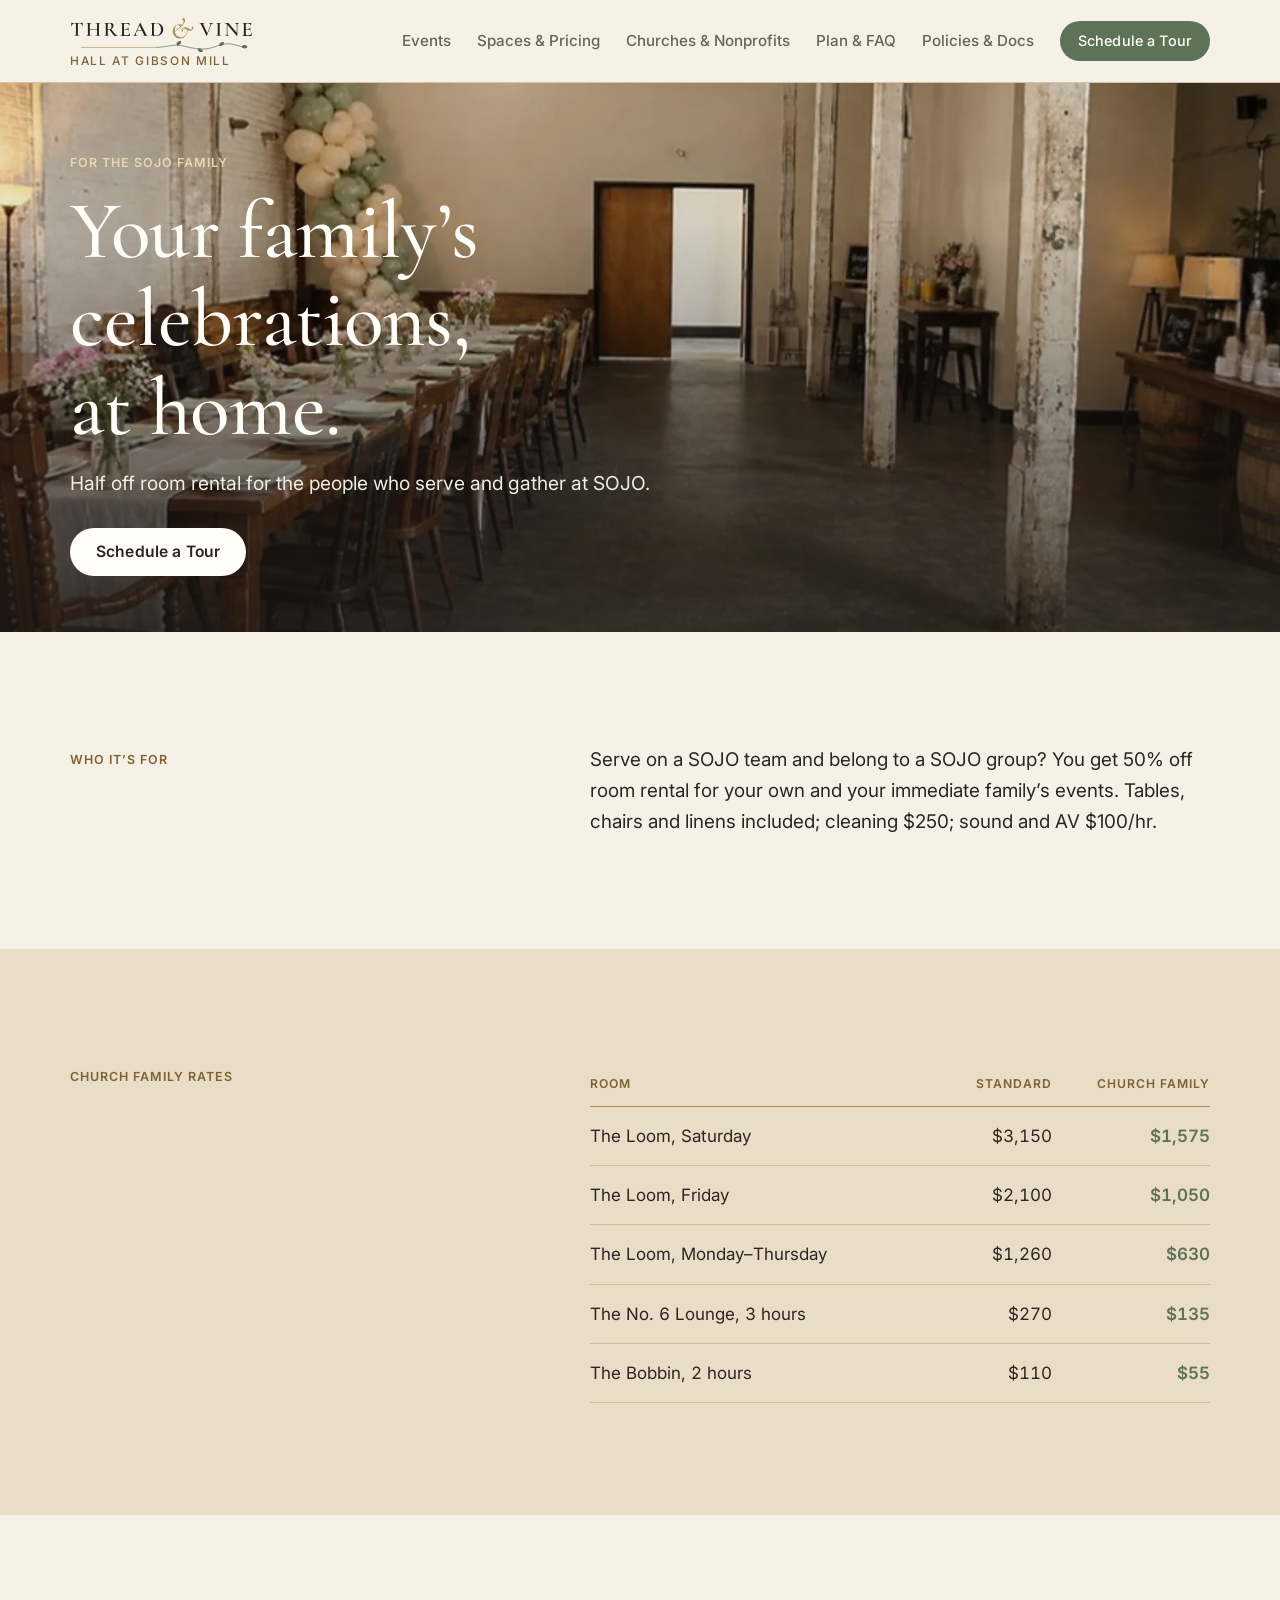
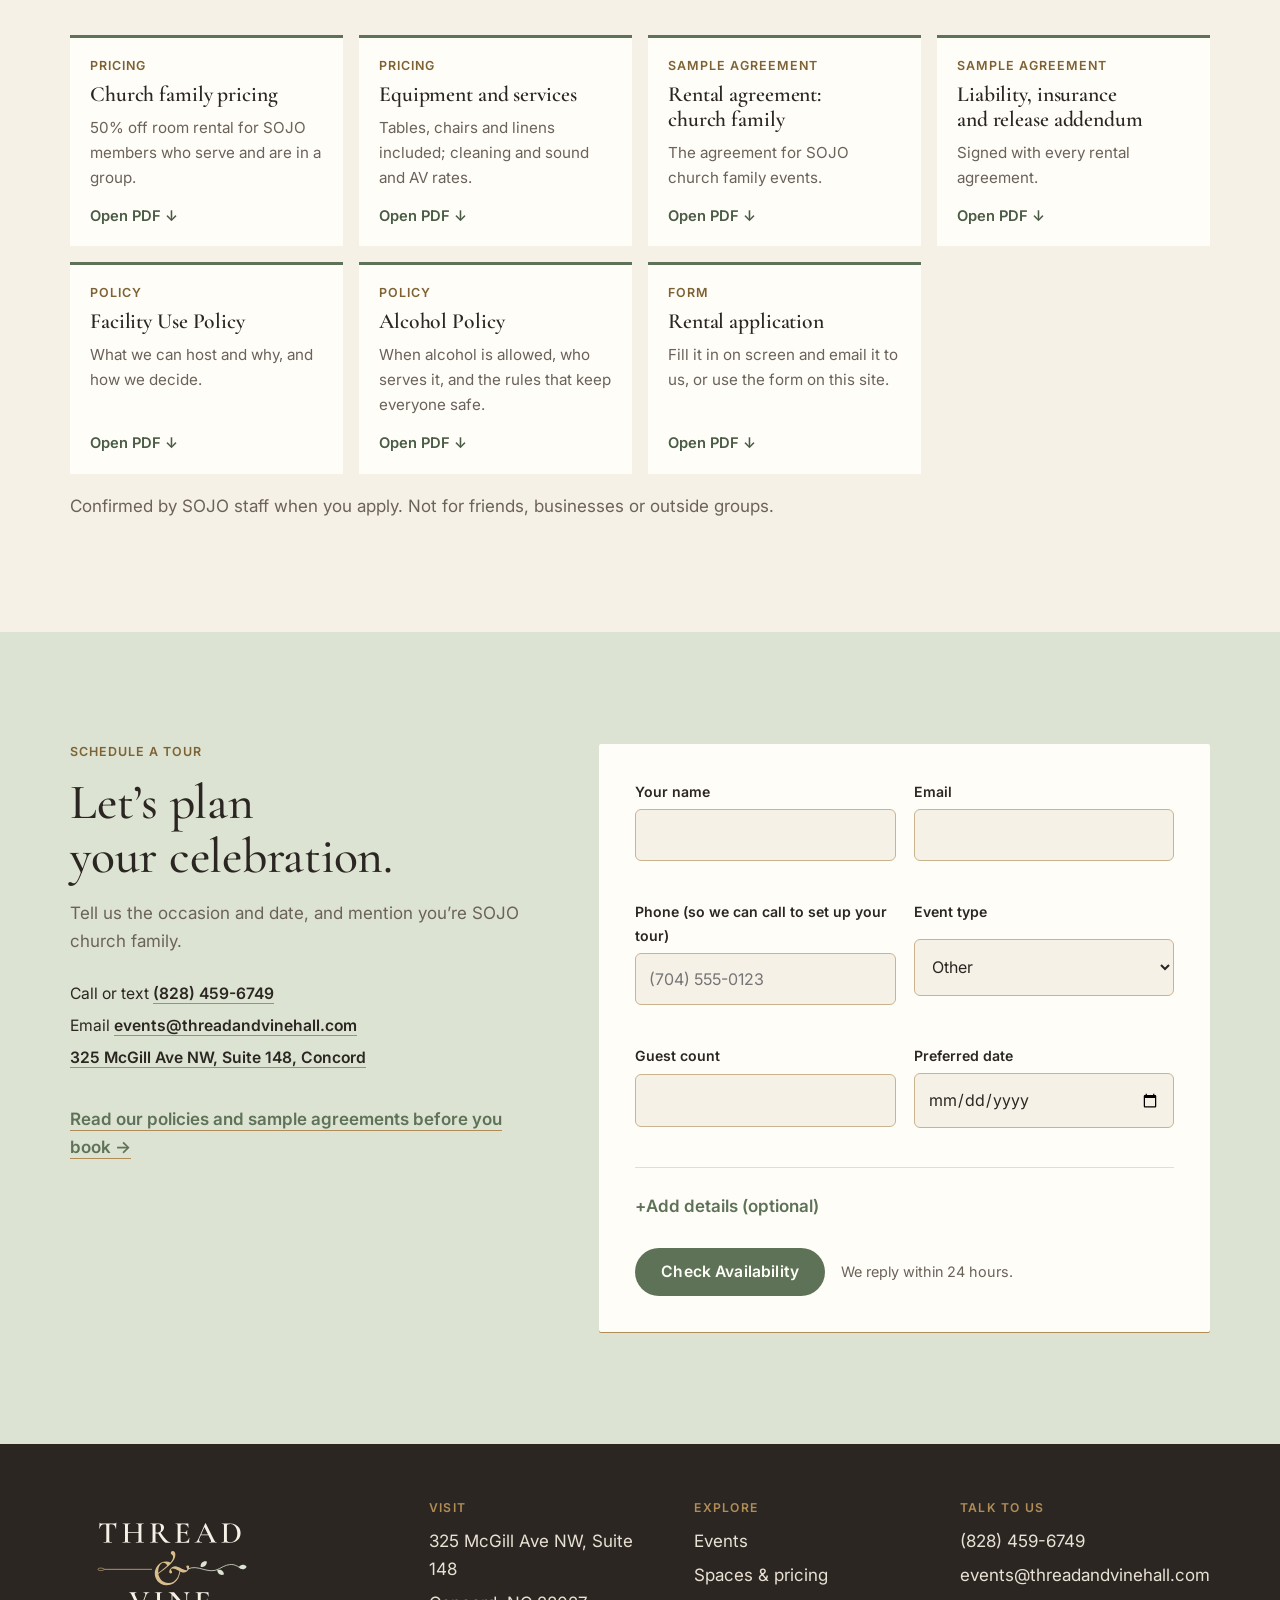
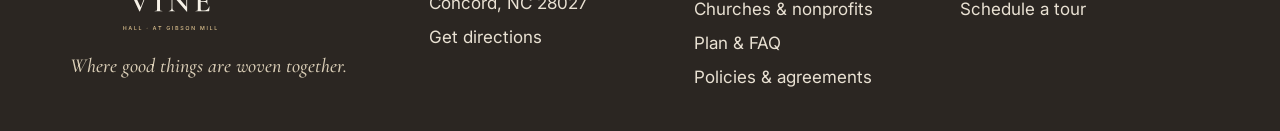
<file: family.html>
<!doctype html>
<html lang="en">
<head>
<meta charset="utf-8">
<meta name="viewport" content="width=device-width, initial-scale=1, viewport-fit=cover">
<title>SOJO Church Family Rates | Thread &amp; Vine Hall at Gibson Mill</title>
<meta name="description" content="Church family rates at Thread &amp; Vine Hall for SOJO members.">
<meta name="claude:viewport-fit-sides" content="cover">
<link rel="canonical" href="https://threadandvinehall.com/family.html">
<meta name="theme-color" content="#4A5C45">
<meta property="og:type" content="website">
<meta property="og:site_name" content="Thread &amp; Vine Hall at Gibson Mill">
<meta property="og:url" content="https://threadandvinehall.com/family.html">
<meta property="og:title" content="SOJO Church Family Rates | Thread &amp; Vine Hall at Gibson Mill">
<meta property="og:description" content="Church family rates at Thread &amp; Vine Hall for SOJO members.">
<meta property="og:image" content="https://threadandvinehall.com/img/og-image.jpg">
<meta property="og:image:width" content="1200">
<meta property="og:image:height" content="630">
<meta property="og:image:alt" content="The Loom at Thread &amp; Vine Hall set for a wedding reception beneath gold-curtained mill windows">
<meta name="twitter:card" content="summary_large_image">
<link rel="preconnect" href="https://fonts.googleapis.com">
<link rel="preconnect" href="https://fonts.gstatic.com" crossorigin>
<link rel="stylesheet" href="https://fonts.googleapis.com/css2?family=Cormorant+Garamond:ital,wght@0,500;0,600;1,500&family=Inter:wght@400;500;600&display=swap">
<link rel="stylesheet" href="styles.css">
<link rel="icon" href="brand/thread-vine-icon.svg" type="image/svg+xml">
<link rel="apple-touch-icon" href="brand/apple-touch-icon.png">
<!-- Analytics: paste the Plausible or GA4 snippet here. Tour clicks and inquiries are already tracked as events. -->
<meta name="robots" content="noindex, nofollow">
</head>
<body>
<a class="skip" href="#main">Skip to content</a>
<header class="site-head"><div class="wrap">
  <a class="mark logo" href="./"><img src="brand/thread-vine-header.svg" alt="Thread &amp; Vine Hall at Gibson Mill, home" width="636" height="132"><small>Hall at Gibson Mill</small></a>
  <nav class="nav" aria-label="Main"><a href="events.html">Events</a><a href="spaces.html">Spaces &amp; Pricing</a><a href="churches-nonprofits.html">Churches &amp; Nonprofits</a><a href="plan.html">Plan &amp; FAQ</a><a href="policies.html">Policies &amp; Docs</a><a class="btn sm" href="plan.html" data-tour>Schedule a Tour</a></nav>
  <details class="menu"><summary aria-label="Menu">Menu</summary><nav class="panel" aria-label="Mobile"><a href="events.html">Events</a><a href="spaces.html">Spaces &amp; Pricing</a><a href="churches-nonprofits.html">Churches &amp; Nonprofits</a><a href="plan.html">Plan &amp; FAQ</a><a href="policies.html">Policies &amp; Docs</a></nav></details>
</div></header>
<main id="main">
<section class="hero short" style="padding:0">
  <img src="img/s-lounge-shower.webp" srcset="img/s-lounge-shower-800.webp 800w, img/s-lounge-shower.webp 1600w" sizes="100vw" alt="The No. 6 Lounge set for a shower brunch with long tables and flowers" width="1600" height="1200">
  <div class="wrap"><span class="label">For the SOJO family</span><h1>Your family’s celebrations, at home.</h1><p class="sub">Half off room rental for the people who serve and gather at SOJO.</p><div class="ctas"><a class="btn light" href="plan.html" data-tour>Schedule a Tour</a></div></div>
</section>
<section><div class="wrap intro">
  <div><span class="label">Who it’s for</span></div>
  <div class="prose"><p>Serve on a SOJO team and belong to a SOJO group? You get 50% off room rental for your own and your immediate family’s events. Tables, chairs and linens included; cleaning <span data-r="addons.cleaning">[—]</span>; sound and AV <span data-r="addons.av">[—]</span>/hr.</p></div>
</div></section>
<section class="tan"><div class="wrap intro">
  <div><span class="label">Church family rates</span></div>
  <div class="tbl"><table>
    <thead><tr><th>Room</th><th class="num">Standard</th><th class="num">Church family</th></tr></thead>
    <tbody>
      <tr><td>The Loom, Saturday</td><td class="num"><span data-r="loom.saturday">[—]</span></td><td class="num save"><span data-r="np:loom.saturday">[—]</span></td></tr>
      <tr><td>The Loom, Friday</td><td class="num"><span data-r="loom.friday">[—]</span></td><td class="num save"><span data-r="np:loom.friday">[—]</span></td></tr>
      <tr><td>The Loom, Monday–Thursday</td><td class="num"><span data-r="loom.weekday">[—]</span></td><td class="num save"><span data-r="np:loom.weekday">[—]</span></td></tr>
      <tr><td>The No. 6 Lounge, 3 hours</td><td class="num"><span data-r="lounge.hourly*3">[—]</span></td><td class="num save"><span data-r="np:lounge.hourly*3">[—]</span></td></tr>
      <tr><td>The Bobbin, 2 hours</td><td class="num"><span data-r="bobbin.hourly*2">[—]</span></td><td class="num save"><span data-r="np:bobbin.hourly*2">[—]</span></td></tr>
    </tbody></table></div>
</div></section>
<section><div class="wrap">
  <div class="docs"><a class="doc" href="docs/Thread-and-Vine-Hall-Pricing-Church-Family-2027.pdf" target="_blank" rel="noopener"><span class="label">Pricing</span><h3>Church family pricing</h3><p>50% off room rental for SOJO members who serve and are in a group.</p><span class="go">Open PDF ↓</span></a><a class="doc" href="docs/Thread-and-Vine-Hall-Equipment-and-Services-2027.pdf" target="_blank" rel="noopener"><span class="label">Pricing</span><h3>Equipment and services</h3><p>Tables, chairs and linens included; cleaning and sound and AV rates.</p><span class="go">Open PDF ↓</span></a><a class="doc" href="docs/Thread-and-Vine-Hall-Rental-Agreement-Church-Family.pdf" target="_blank" rel="noopener"><span class="label">Sample agreement</span><h3>Rental agreement: church family</h3><p>The agreement for SOJO church family events.</p><span class="go">Open PDF ↓</span></a><a class="doc" href="docs/Thread-and-Vine-Hall-Liability-Insurance-Release-Addendum.pdf" target="_blank" rel="noopener"><span class="label">Sample agreement</span><h3>Liability, insurance and release addendum</h3><p>Signed with every rental agreement.</p><span class="go">Open PDF ↓</span></a><a class="doc" href="docs/Thread-and-Vine-Hall-Facility-Use-Policy.pdf" target="_blank" rel="noopener"><span class="label">Policy</span><h3>Facility Use Policy</h3><p>What we can host and why, and how we decide.</p><span class="go">Open PDF ↓</span></a><a class="doc" href="docs/Thread-and-Vine-Hall-Alcohol-Policy.pdf" target="_blank" rel="noopener"><span class="label">Policy</span><h3>Alcohol Policy</h3><p>When alcohol is allowed, who serves it, and the rules that keep everyone safe.</p><span class="go">Open PDF ↓</span></a><a class="doc" href="docs/Thread-and-Vine-Hall-Rental-Application.pdf" target="_blank" rel="noopener"><span class="label">Form</span><h3>Rental application</h3><p>Fill it in on screen and email it to us, or use the form on this site.</p><span class="go">Open PDF ↓</span></a></div>
  <p class="muted" style="margin-top:18px">Confirmed by SOJO staff when you apply. Not for friends, businesses or outside groups.</p>
</div></section>
<section class="cta" id="inquire"><div class="wrap cta-grid">
  <div class="aside">
    <span class="label">Schedule a Tour</span>
    <h2>Let’s plan your celebration.</h2>
    <p>Tell us the occasion and date, and mention you’re SOJO church family.</p>
    
    <div class="contact-lines">
      <span>Call or text <a data-tel><span data-r="contact.phone"></span></a></span>
      <span>Email <a href="mailto:events@threadandvinehall.com"><span data-r="contact.email">events@threadandvinehall.com</span></a></span>
      <span><a data-maps href="#" target="_blank" rel="noopener">325 McGill Ave NW, Suite 148, Concord</a></span>
    </div>
    <p style="margin-top:18px"><a class="textlink" href="policies.html">Read our policies and sample agreements before you book →</a></p>
  </div>
  <div data-inquiry="Other"><noscript><p>Email us at the address on this page to check availability.</p></noscript></div>
</div></section>
</main>
<footer class="site-foot"><div class="wrap">
  <div><a class="mark logo-foot" href="./"><img src="brand/thread-vine-primary-reversed.svg" alt="Thread &amp; Vine Hall at Gibson Mill" width="600" height="420"></a><p class="tag">Where good things are woven together.</p></div>
  <div><h4>Visit</h4><ul><li>325 McGill Ave NW, Suite 148</li><li>Concord, NC 28027</li><li><a data-maps href="#" target="_blank" rel="noopener">Get directions</a></li></ul></div>
  <div><h4>Explore</h4><ul><li><a href="events.html">Events</a></li><li><a href="spaces.html">Spaces &amp; pricing</a></li><li><a href="churches-nonprofits.html">Churches &amp; nonprofits</a></li><li><a href="plan.html">Plan &amp; FAQ</a></li><li><a href="policies.html">Policies &amp; agreements</a></li></ul></div>
  <div><h4>Talk to us</h4><ul><li><a data-tel><span data-r="contact.phone"></span></a></li><li><a href="mailto:events@threadandvinehall.com"><span data-r="contact.email">events@threadandvinehall.com</span></a></li><li><a href="plan.html" data-tour>Schedule a tour</a></li></ul></div>
</div></footer>
<div class="mcta"><a class="btn" href="plan.html" data-tour>Schedule a Tour</a><a class="btn line" data-tel aria-label="Call">Call</a></div>
<script src="rates.js"></script>
<script src="site.js"></script>
</body>
</html>
</file>
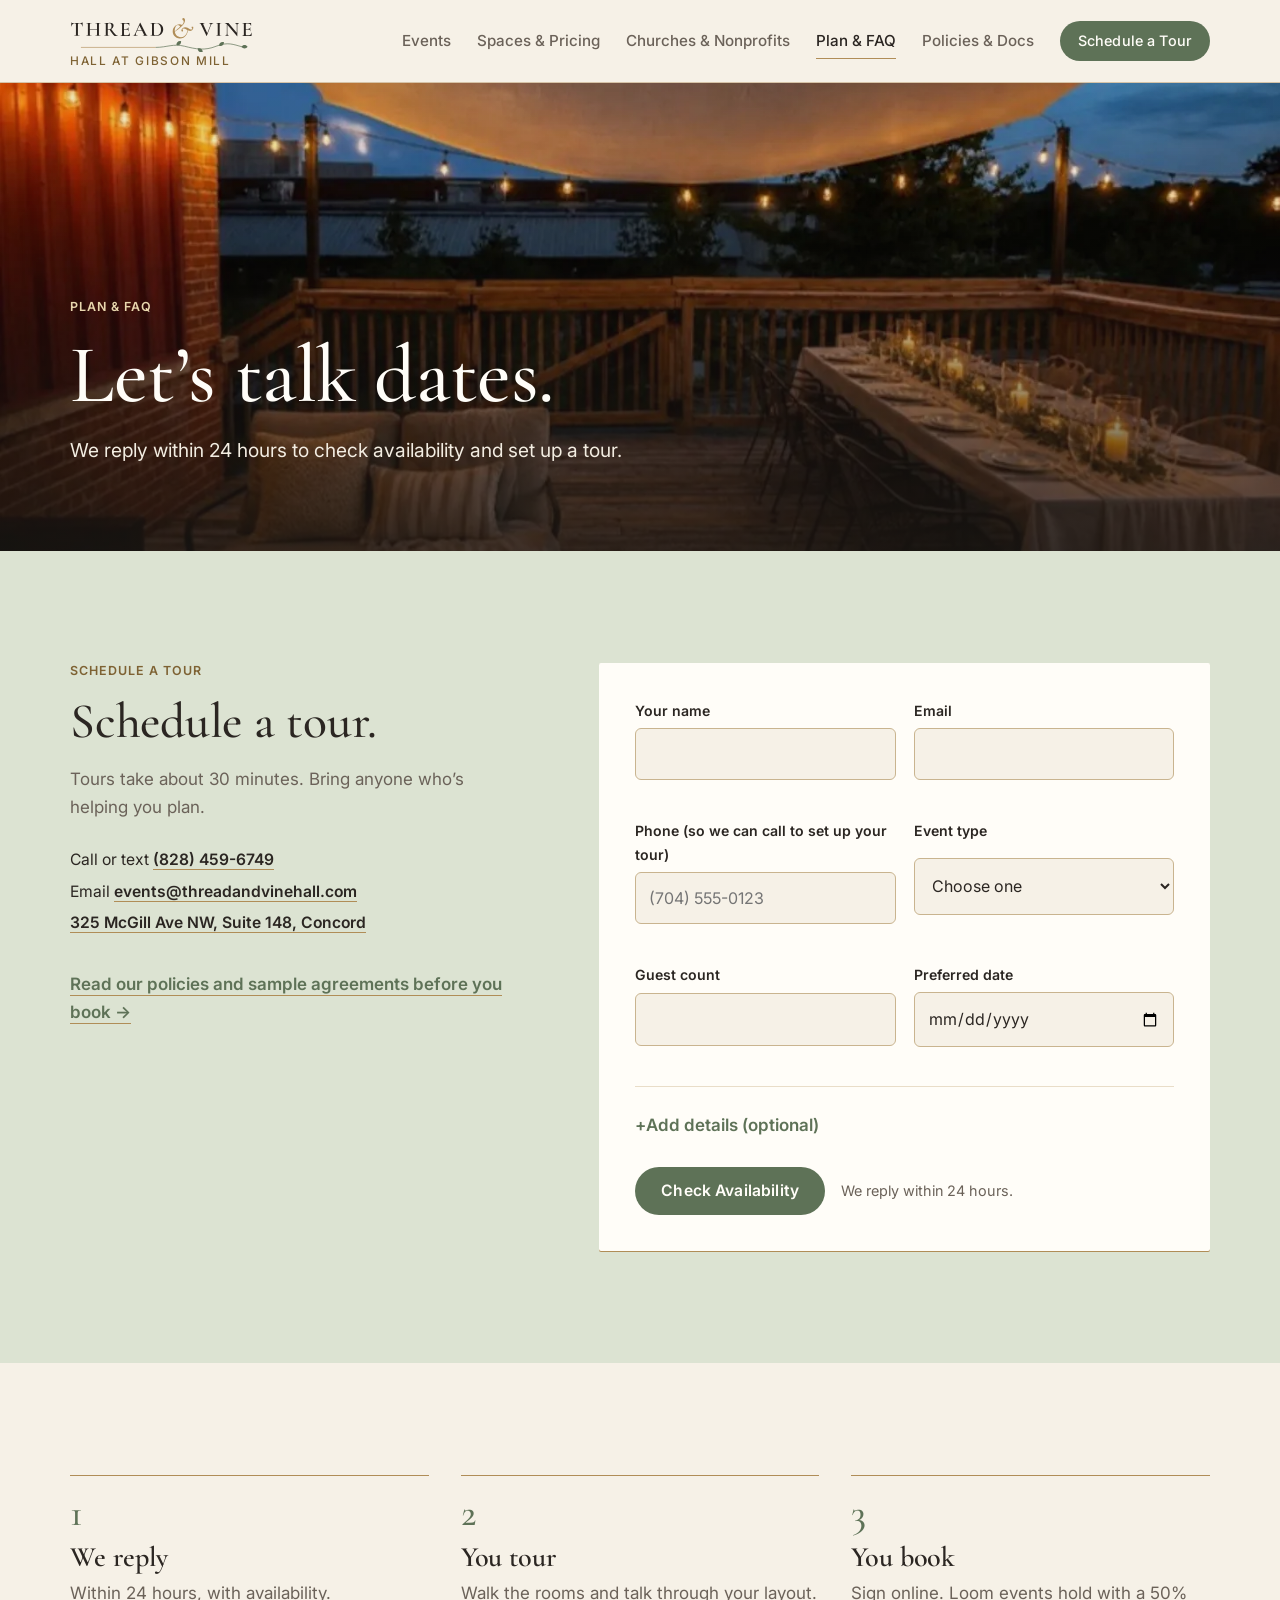
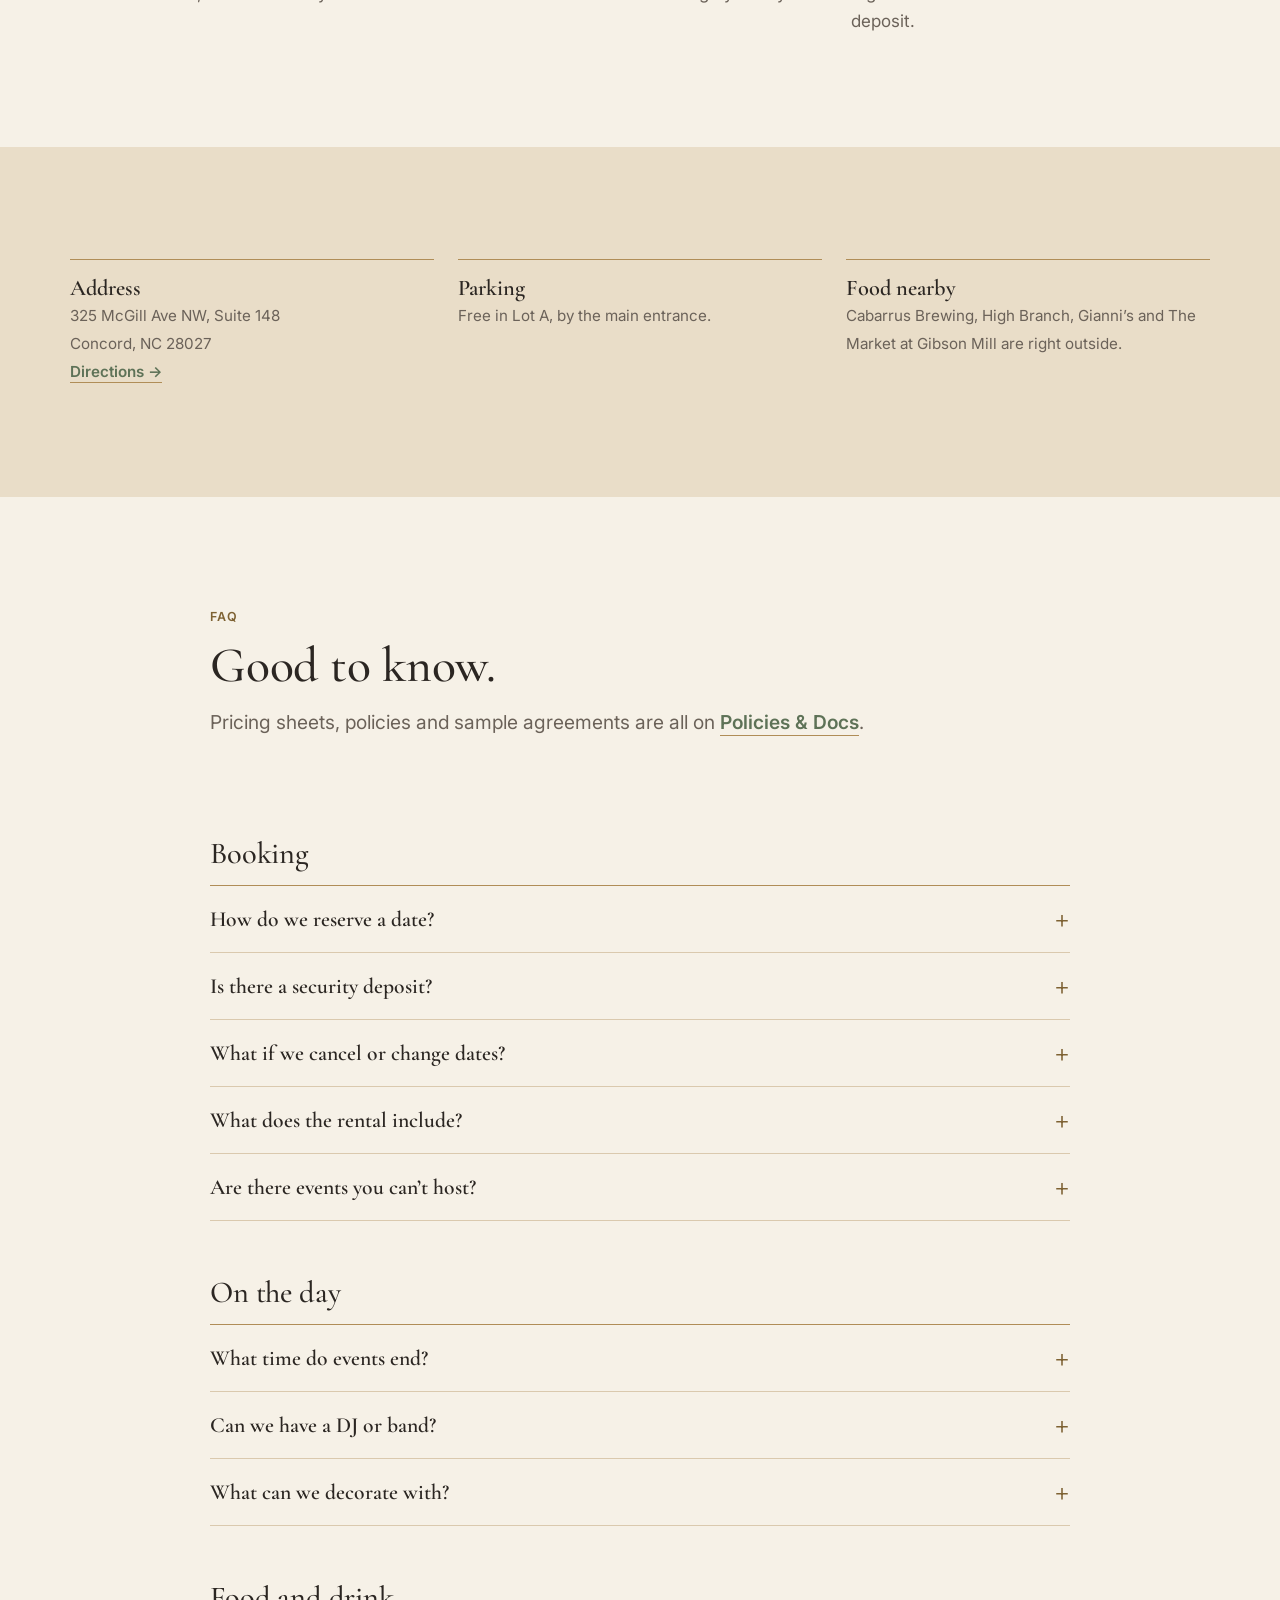
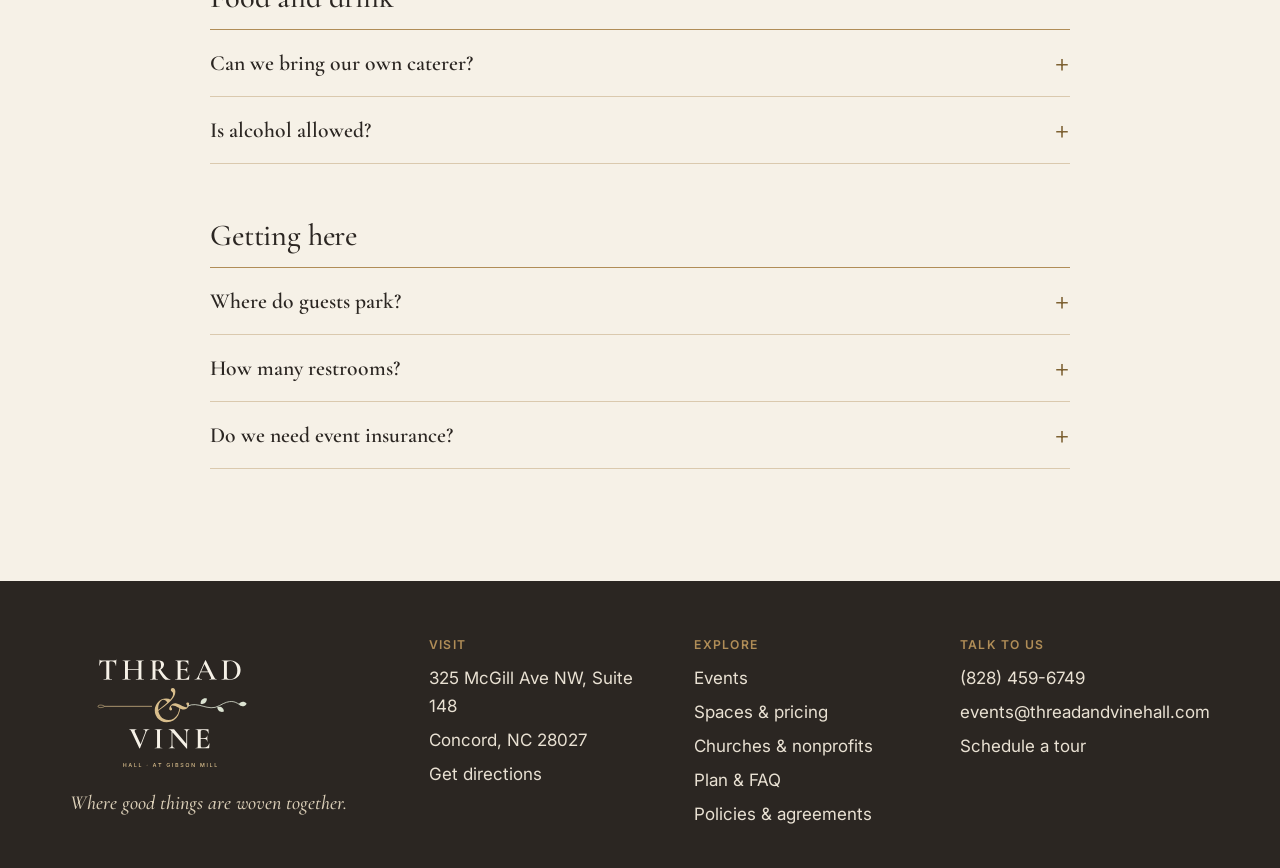
<file: faq.html>
<!doctype html>
<html lang="en"><head><meta charset="utf-8"><title>Moved | Thread &amp; Vine Hall</title>
<meta name="robots" content="noindex"><link rel="canonical" href="https://threadandvinehall.com/plan.html">
<meta http-equiv="refresh" content="0; url=plan.html#faq">
<script>location.replace("plan.html#faq")</script></head>
<body><p>This page moved. <a href="plan.html#faq">Continue to Thread &amp; Vine Hall →</a></p></body></html>
</file>
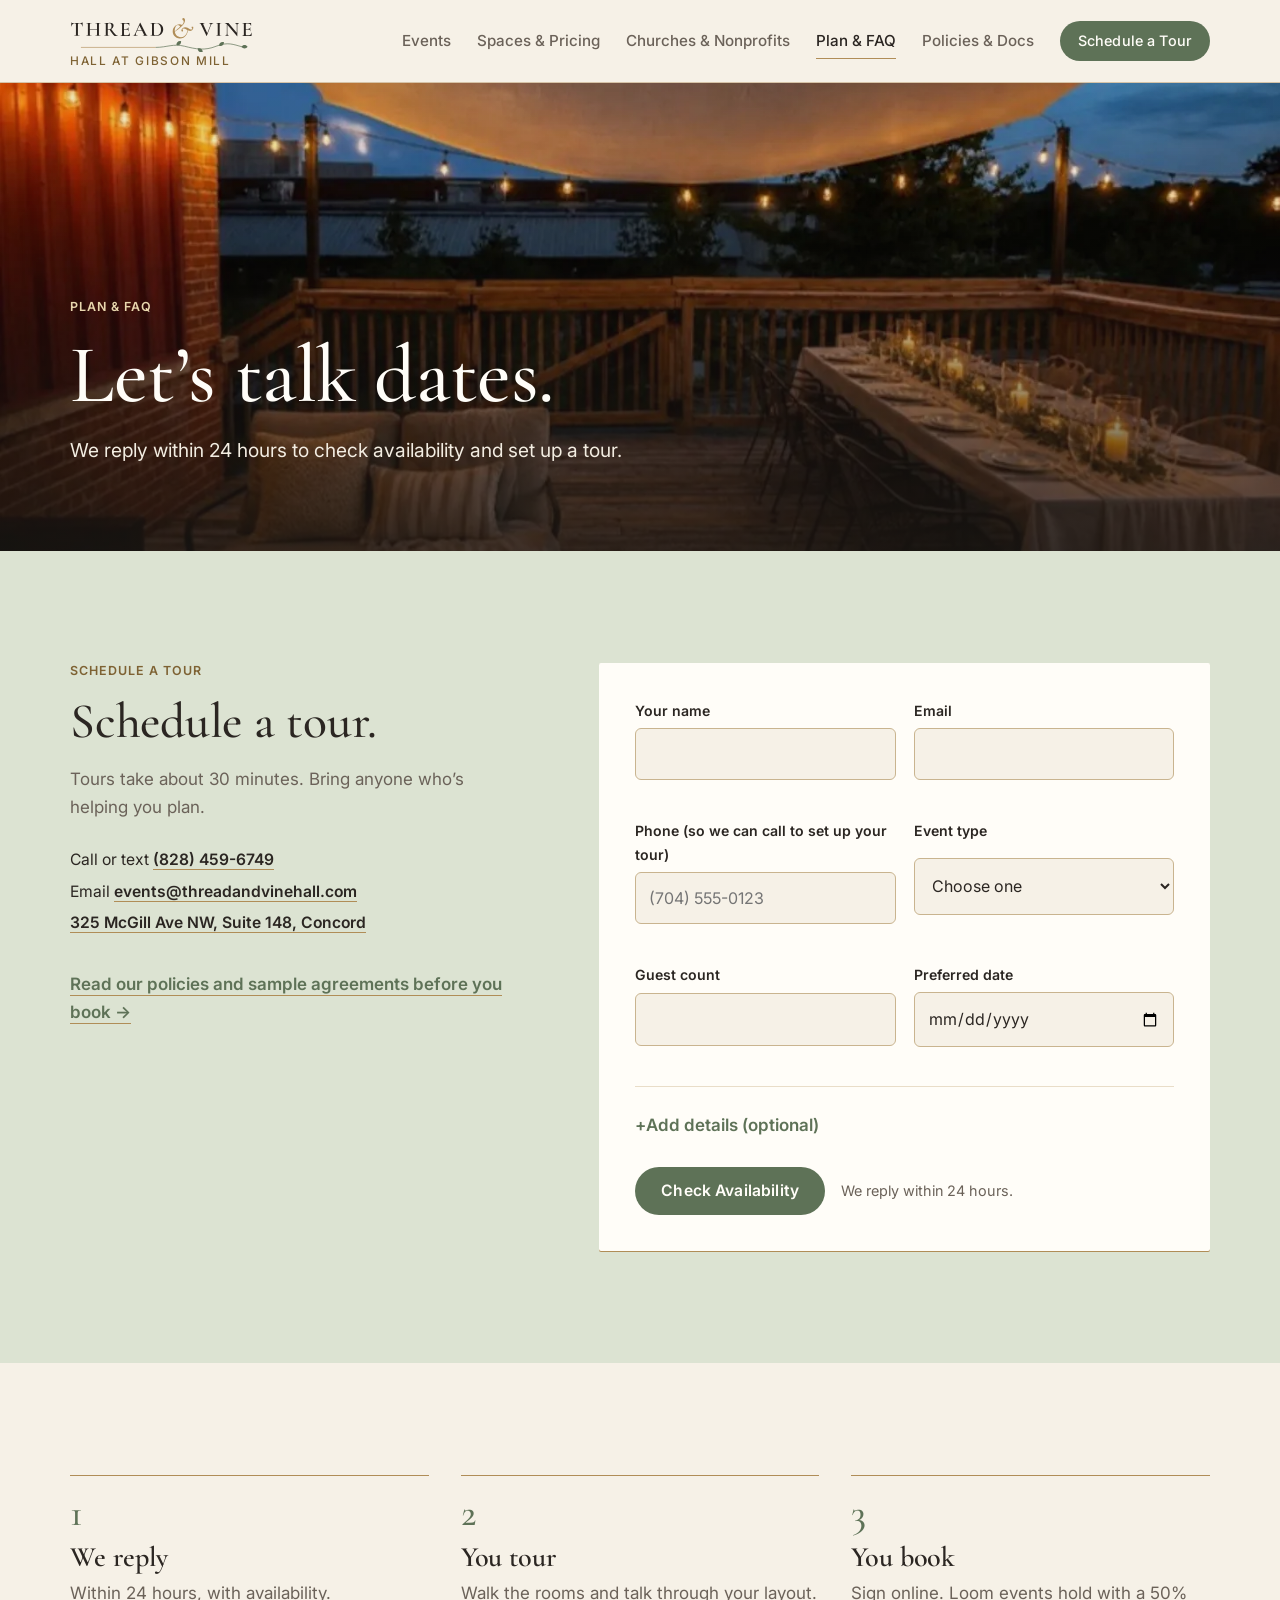
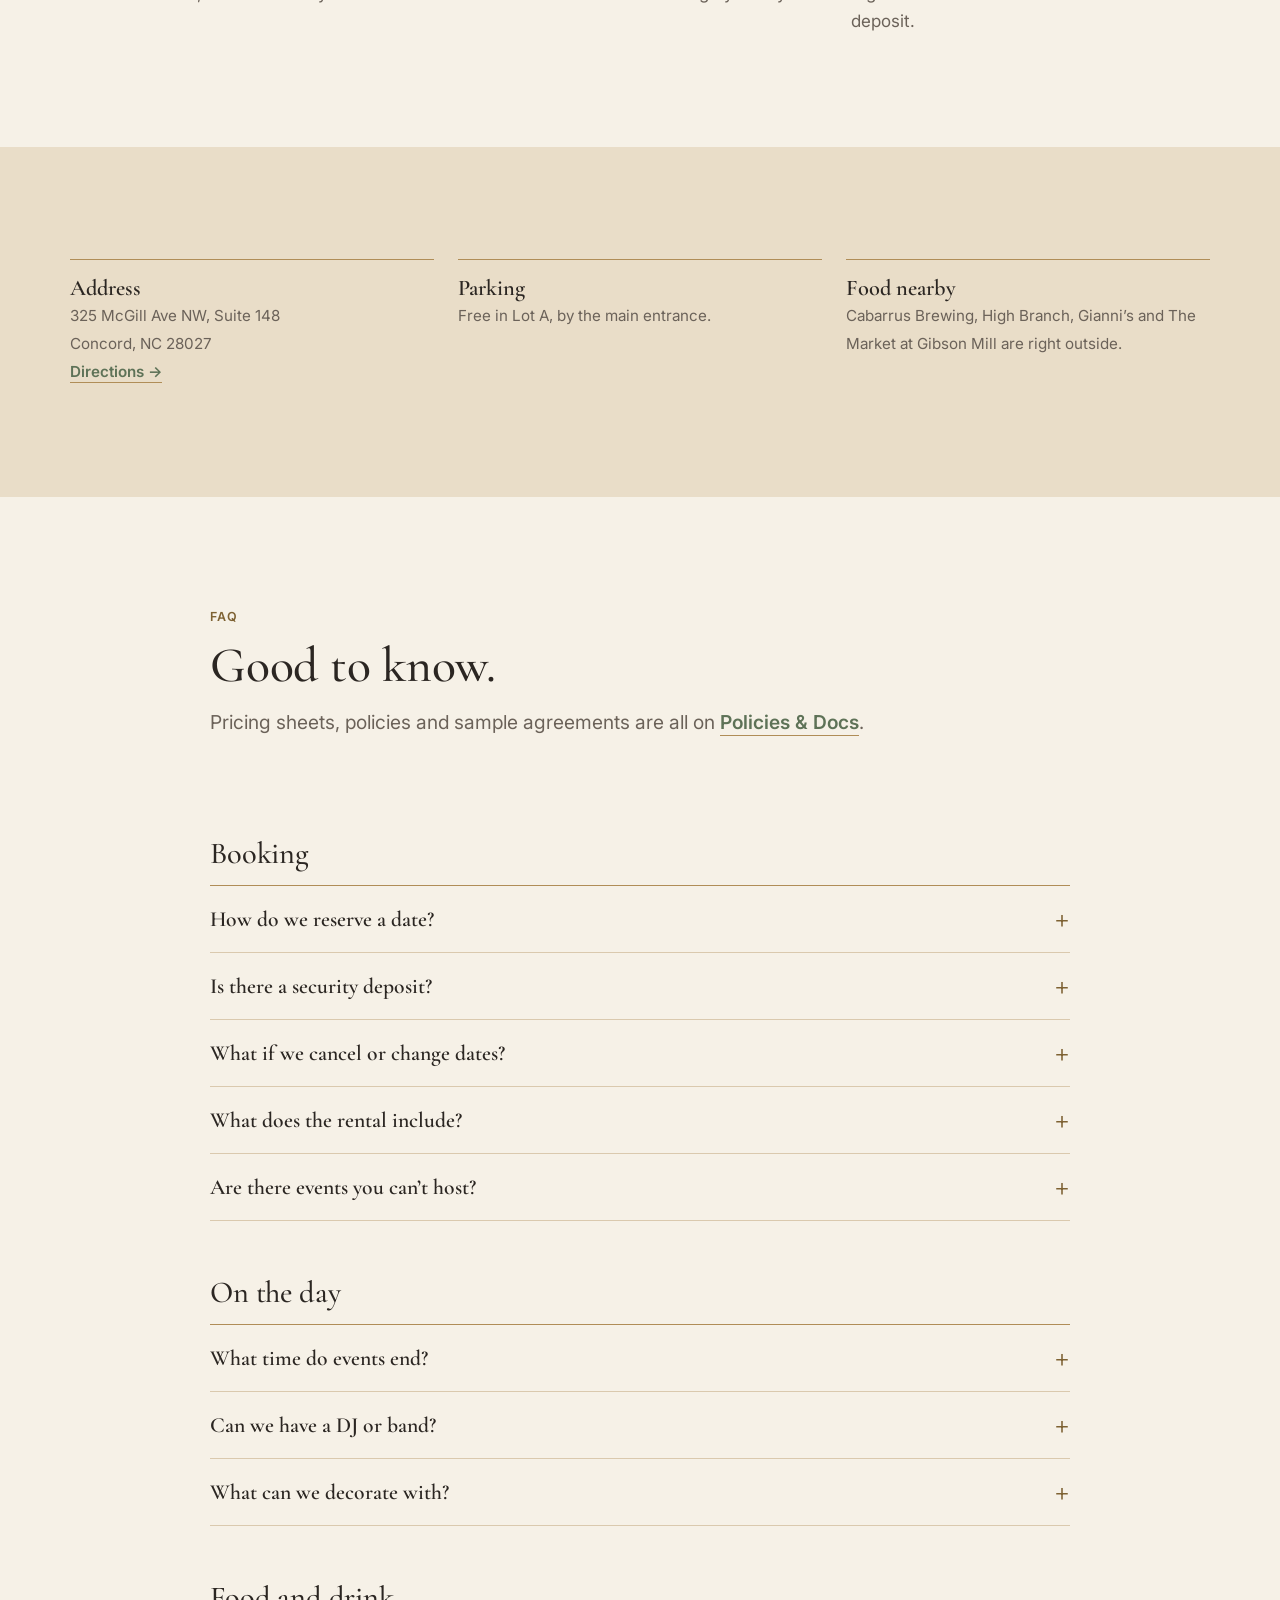
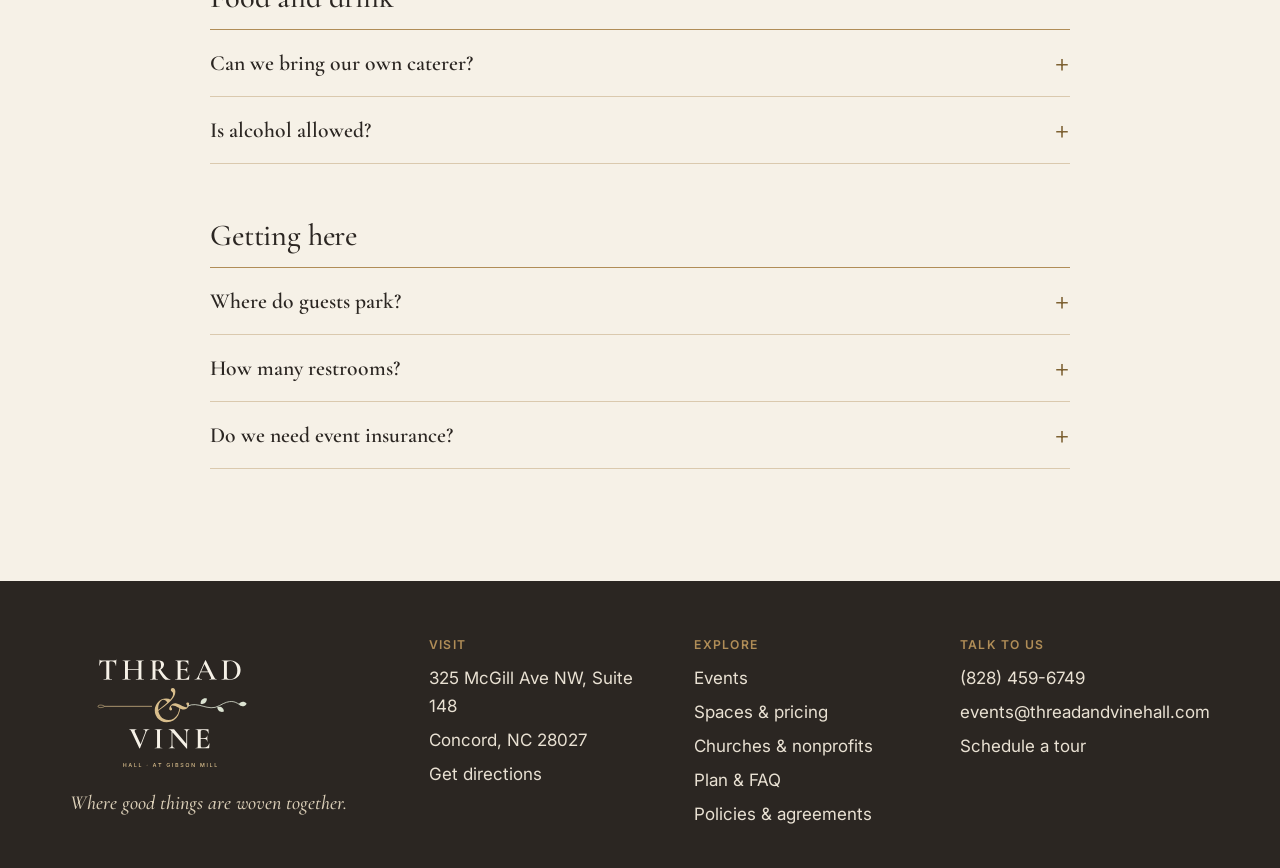
<file: plan.html>
<!doctype html>
<html lang="en">
<head>
<meta charset="utf-8">
<meta name="viewport" content="width=device-width, initial-scale=1, viewport-fit=cover">
<title>Plan Your Event &amp; FAQ | Thread &amp; Vine Hall at Gibson Mill, Concord NC</title>
<meta name="description" content="Check availability, schedule a tour and get answers on deposits, catering, alcohol, parking and insurance at Thread &amp; Vine Hall in Concord, NC.">
<meta name="claude:viewport-fit-sides" content="cover">
<link rel="canonical" href="https://threadandvinehall.com/plan.html">
<meta name="theme-color" content="#4A5C45">
<meta property="og:type" content="website">
<meta property="og:site_name" content="Thread &amp; Vine Hall at Gibson Mill">
<meta property="og:url" content="https://threadandvinehall.com/plan.html">
<meta property="og:title" content="Plan Your Event &amp; FAQ | Thread &amp; Vine Hall at Gibson Mill, Concord NC">
<meta property="og:description" content="Check availability, schedule a tour and get answers on deposits, catering, alcohol, parking and insurance at Thread &amp; Vine Hall in Concord, NC.">
<meta property="og:image" content="https://threadandvinehall.com/img/og-image.jpg">
<meta property="og:image:width" content="1200">
<meta property="og:image:height" content="630">
<meta property="og:image:alt" content="The Loom at Thread &amp; Vine Hall set for a wedding reception beneath gold-curtained mill windows">
<meta name="twitter:card" content="summary_large_image">
<link rel="preconnect" href="https://fonts.googleapis.com">
<link rel="preconnect" href="https://fonts.gstatic.com" crossorigin>
<link rel="stylesheet" href="https://fonts.googleapis.com/css2?family=Cormorant+Garamond:ital,wght@0,500;0,600;1,500&family=Inter:wght@400;500;600&display=swap">
<link rel="stylesheet" href="styles.css">
<link rel="icon" href="brand/thread-vine-icon.svg" type="image/svg+xml">
<link rel="apple-touch-icon" href="brand/apple-touch-icon.png">
<!-- Analytics: paste the Plausible or GA4 snippet here. Tour clicks and inquiries are already tracked as events. -->
<script type="application/ld+json">{"@context": "https://schema.org", "@type": "FAQPage", "mainEntity": [{"@type": "Question", "name": "How do we reserve a date?", "acceptedAnswer": {"@type": "Answer", "text": "A 50% non-refundable deposit and a signed agreement hold your date. The balance is due 30 days before. Hourly rooms are paid at booking."}}, {"@type": "Question", "name": "Is there a security deposit?", "acceptedAnswer": {"@type": "Answer", "text": "Yes: $500 for the Loom, $150 for other rooms, returned within 14 days minus any damage."}}, {"@type": "Question", "name": "What if we cancel or change dates?", "acceptedAnswer": {"@type": "Answer", "text": "More than 180 days out, you can move your date once within 12 months. Inside 180 days the deposit is kept; inside 30 days the full rental is due. Read the sample agreement \u2192"}}, {"@type": "Question", "name": "What does the rental include?", "acceptedAnswer": {"@type": "Answer", "text": "Your time block, setup and breakdown, Wi-Fi, an on-site host and free parking. Every event has a flat $250 cleaning fee."}}, {"@type": "Question", "name": "Are there events you can\u2019t host?", "acceptedAnswer": {"@type": "Answer", "text": "Thread & Vine Hall is a ministry of SOJO Church, so every event has to fit the church\u2019s beliefs. Facility Use Policy \u2192"}}, {"@type": "Question", "name": "What time do events end?", "acceptedAnswer": {"@type": "Answer", "text": "Saturdays by 11:00 PM; Fridays can run until 2:00 AM. Sundays aren\u2019t available for private events."}}, {"@type": "Question", "name": "Can we have a DJ or band?", "acceptedAnswer": {"@type": "Answer", "text": "Yes. Our technician runs the house system at $100/hr. There are 6 wireless mics."}}, {"@type": "Question", "name": "What can we decorate with?", "acceptedAnswer": {"@type": "Answer", "text": "Freestanding d\u00e9cor, florals and string lights. No confetti, glitter, sparklers or open flame (LED candles are fine), and nothing attached to the brick or timber."}}, {"@type": "Question", "name": "Can we bring our own caterer?", "acceptedAnswer": {"@type": "Answer", "text": "Yes, any licensed and insured caterer. There\u2019s a prep area, not a cooking kitchen."}}, {"@type": "Question", "name": "Is alcohol allowed?", "acceptedAnswer": {"@type": "Answer", "text": "At approved private events: free to guests, served by a licensed bartender, never at church, youth or concert events. Alcohol Policy \u2192"}}, {"@type": "Question", "name": "Where do guests park?", "acceptedAnswer": {"@type": "Answer", "text": "Free in Lot A on the Gibson Mill campus, by the main entrance. Vendors load in through the back."}}, {"@type": "Question", "name": "How many restrooms?", "acceptedAnswer": {"@type": "Answer", "text": "Four restrooms with 12 stalls, with four more stalls on the way."}}, {"@type": "Question", "name": "Do we need event insurance?", "acceptedAnswer": {"@type": "Answer", "text": "Loom events, events with alcohol and events over 100 guests need a one-day $1M liability policy naming SOJO Church. It usually costs $100\u2013$200."}}]}</script>
</head>
<body>
<a class="skip" href="#main">Skip to content</a>
<header class="site-head"><div class="wrap">
  <a class="mark logo" href="./"><img src="brand/thread-vine-header.svg" alt="Thread &amp; Vine Hall at Gibson Mill, home" width="636" height="132"><small>Hall at Gibson Mill</small></a>
  <nav class="nav" aria-label="Main"><a href="events.html">Events</a><a href="spaces.html">Spaces &amp; Pricing</a><a href="churches-nonprofits.html">Churches &amp; Nonprofits</a><a href="plan.html" aria-current="page">Plan &amp; FAQ</a><a href="policies.html">Policies &amp; Docs</a><a class="btn sm" href="plan.html" data-tour>Schedule a Tour</a></nav>
  <details class="menu"><summary aria-label="Menu">Menu</summary><nav class="panel" aria-label="Mobile"><a href="events.html">Events</a><a href="spaces.html">Spaces &amp; Pricing</a><a href="churches-nonprofits.html">Churches &amp; Nonprofits</a><a href="plan.html">Plan &amp; FAQ</a><a href="policies.html">Policies &amp; Docs</a></nav></details>
</div></header>
<main id="main">
<section class="hero short" style="padding:0">
  <img src="img/s-deck-dusk.webp" srcset="img/s-deck-dusk-800.webp 800w, img/s-deck-dusk.webp 1600w" sizes="100vw" alt="The deck at dusk set for a candlelit dinner" width="1600" height="1200">
  <div class="wrap"><span class="label">Plan &amp; FAQ</span><h1>Let’s talk dates.</h1><p class="sub">We reply within 24 hours to check availability and set up a tour.</p><div class="ctas"></div></div>
</section><section class="cta" id="inquire"><div class="wrap cta-grid">
  <div class="aside">
    <span class="label">Schedule a Tour</span>
    <h2>Schedule a tour.</h2>
    <p>Tours take about 30 minutes. Bring anyone who’s helping you plan.</p>
    
    <div class="contact-lines">
      <span>Call or text <a data-tel><span data-r="contact.phone"></span></a></span>
      <span>Email <a href="mailto:events@threadandvinehall.com"><span data-r="contact.email">events@threadandvinehall.com</span></a></span>
      <span><a data-maps href="#" target="_blank" rel="noopener">325 McGill Ave NW, Suite 148, Concord</a></span>
    </div>
    <p style="margin-top:18px"><a class="textlink" href="policies.html">Read our policies and sample agreements before you book →</a></p>
  </div>
  <div data-inquiry=""><noscript><p>Email us at the address on this page to check availability.</p></noscript></div>
</div></section>
<section><div class="wrap">
  <ol class="steps"><li><h3>We reply</h3><p>Within 24 hours, with availability.</p></li><li><h3>You tour</h3><p>Walk the rooms and talk through your layout.</p></li><li><h3>You book</h3><p>Sign online. Loom events hold with a <span data-r="times.depositPct">[—]</span> deposit.</p></li></ol>
</div></section>
<section class="tan" id="visit"><div class="wrap">
  <div class="facts" style="grid-template-columns:repeat(3,minmax(0,1fr))">
    <div><b>Address</b><span>325 McGill Ave NW, Suite 148<br>Concord, NC 28027<br><a class="textlink" data-maps href="#" target="_blank" rel="noopener">Directions →</a></span></div>
    <div><b>Parking</b><span>Free in Lot A, by the main entrance.</span></div>
    <div><b>Food nearby</b><span>Cabarrus Brewing, High Branch, Gianni’s and The Market at Gibson Mill are right outside.</span></div>
  </div>
</div></section>
<section id="faq" style="scroll-margin-top:90px"><div class="wrap faq-wrap">
  <div class="head"><span class="label">FAQ</span><h2>Good to know.</h2><p class="lede">Pricing sheets, policies and sample agreements are all on <a class="textlink" href="policies.html">Policies &amp; Docs</a>.</p></div>
  <div class="faq-group"><h2>Booking</h2><div class="faq"><details><summary>How do we reserve a date?</summary><p>A <span data-r="times.depositPct">[—]</span> non-refundable deposit and a signed agreement hold your date. The balance is due <span data-r="times.balanceDays">[—]</span> days before. Hourly rooms are paid at booking.</p></details><details><summary>Is there a security deposit?</summary><p>Yes: <span data-r="deposits.loom">[—]</span> for the Loom, <span data-r="deposits.other">[—]</span> for other rooms, returned within 14 days minus any damage.</p></details><details><summary>What if we cancel or change dates?</summary><p>More than 180 days out, you can move your date once within 12 months. Inside 180 days the deposit is kept; inside 30 days the full rental is due. <a class="textlink" href="policies.html">Read the sample agreement →</a></p></details><details><summary>What does the rental include?</summary><p>Your time block, setup and breakdown, Wi-Fi, an on-site host and free parking. Every event has a flat <span data-r="addons.cleaning">[—]</span> cleaning fee.</p></details><details><summary>Are there events you can’t host?</summary><p>Thread &amp; Vine Hall is a ministry of SOJO Church, so every event has to fit the church’s beliefs. <a class="textlink" href="docs/Thread-and-Vine-Hall-Facility-Use-Policy.pdf" target="_blank" rel="noopener">Facility Use Policy →</a></p></details></div></div><div class="faq-group"><h2>On the day</h2><div class="faq"><details><summary>What time do events end?</summary><p>Saturdays by <span data-r="times.saturdayEnd">[—]</span>; Fridays can run until <span data-r="times.fridayEnd">[—]</span>. Sundays aren’t available for private events.</p></details><details><summary>Can we have a DJ or band?</summary><p>Yes. Our technician runs the house system at <span data-r="addons.av">[—]</span>/hr. There are 6 wireless mics.</p></details><details><summary>What can we decorate with?</summary><p>Freestanding décor, florals and string lights. No confetti, glitter, sparklers or open flame (LED candles are fine), and nothing attached to the brick or timber.</p></details></div></div><div class="faq-group"><h2>Food and drink</h2><div class="faq"><details><summary>Can we bring our own caterer?</summary><p>Yes, any licensed and insured caterer. There’s a prep area, not a cooking kitchen.</p></details><details><summary>Is alcohol allowed?</summary><p>At approved private events: free to guests, served by a licensed bartender, never at church, youth or concert events. <a class="textlink" href="docs/Thread-and-Vine-Hall-Alcohol-Policy.pdf" target="_blank" rel="noopener">Alcohol Policy →</a></p></details></div></div><div class="faq-group"><h2>Getting here</h2><div class="faq"><details><summary>Where do guests park?</summary><p>Free in Lot A on the Gibson Mill campus, by the main entrance. Vendors load in through the back.</p></details><details><summary>How many restrooms?</summary><p>Four restrooms with 12 stalls, with four more stalls on the way.</p></details><details><summary>Do we need event insurance?</summary><p>Loom events, events with alcohol and events over 100 guests need a one-day $1M liability policy naming SOJO Church. It usually costs $100–$200.</p></details></div></div>
</div></section>
<form name="inquiry" data-netlify="true" netlify-honeypot="bot-field" hidden><input name="name"><input name="email"><input name="eventType"><input name="guests"><input name="date"><input name="phone"><input name="organization"><input name="backupDate"><input name="heard"><input name="rooms"><input name="nonprofit"><input name="ein"><textarea name="message"></textarea></form>
</main>
<footer class="site-foot"><div class="wrap">
  <div><a class="mark logo-foot" href="./"><img src="brand/thread-vine-primary-reversed.svg" alt="Thread &amp; Vine Hall at Gibson Mill" width="600" height="420"></a><p class="tag">Where good things are woven together.</p></div>
  <div><h4>Visit</h4><ul><li>325 McGill Ave NW, Suite 148</li><li>Concord, NC 28027</li><li><a data-maps href="#" target="_blank" rel="noopener">Get directions</a></li></ul></div>
  <div><h4>Explore</h4><ul><li><a href="events.html">Events</a></li><li><a href="spaces.html">Spaces &amp; pricing</a></li><li><a href="churches-nonprofits.html">Churches &amp; nonprofits</a></li><li><a href="plan.html">Plan &amp; FAQ</a></li><li><a href="policies.html">Policies &amp; agreements</a></li></ul></div>
  <div><h4>Talk to us</h4><ul><li><a data-tel><span data-r="contact.phone"></span></a></li><li><a href="mailto:events@threadandvinehall.com"><span data-r="contact.email">events@threadandvinehall.com</span></a></li><li><a href="plan.html" data-tour>Schedule a tour</a></li></ul></div>
</div></footer>

<script src="rates.js"></script>
<script src="site.js"></script>
</body>
</html>
</file>
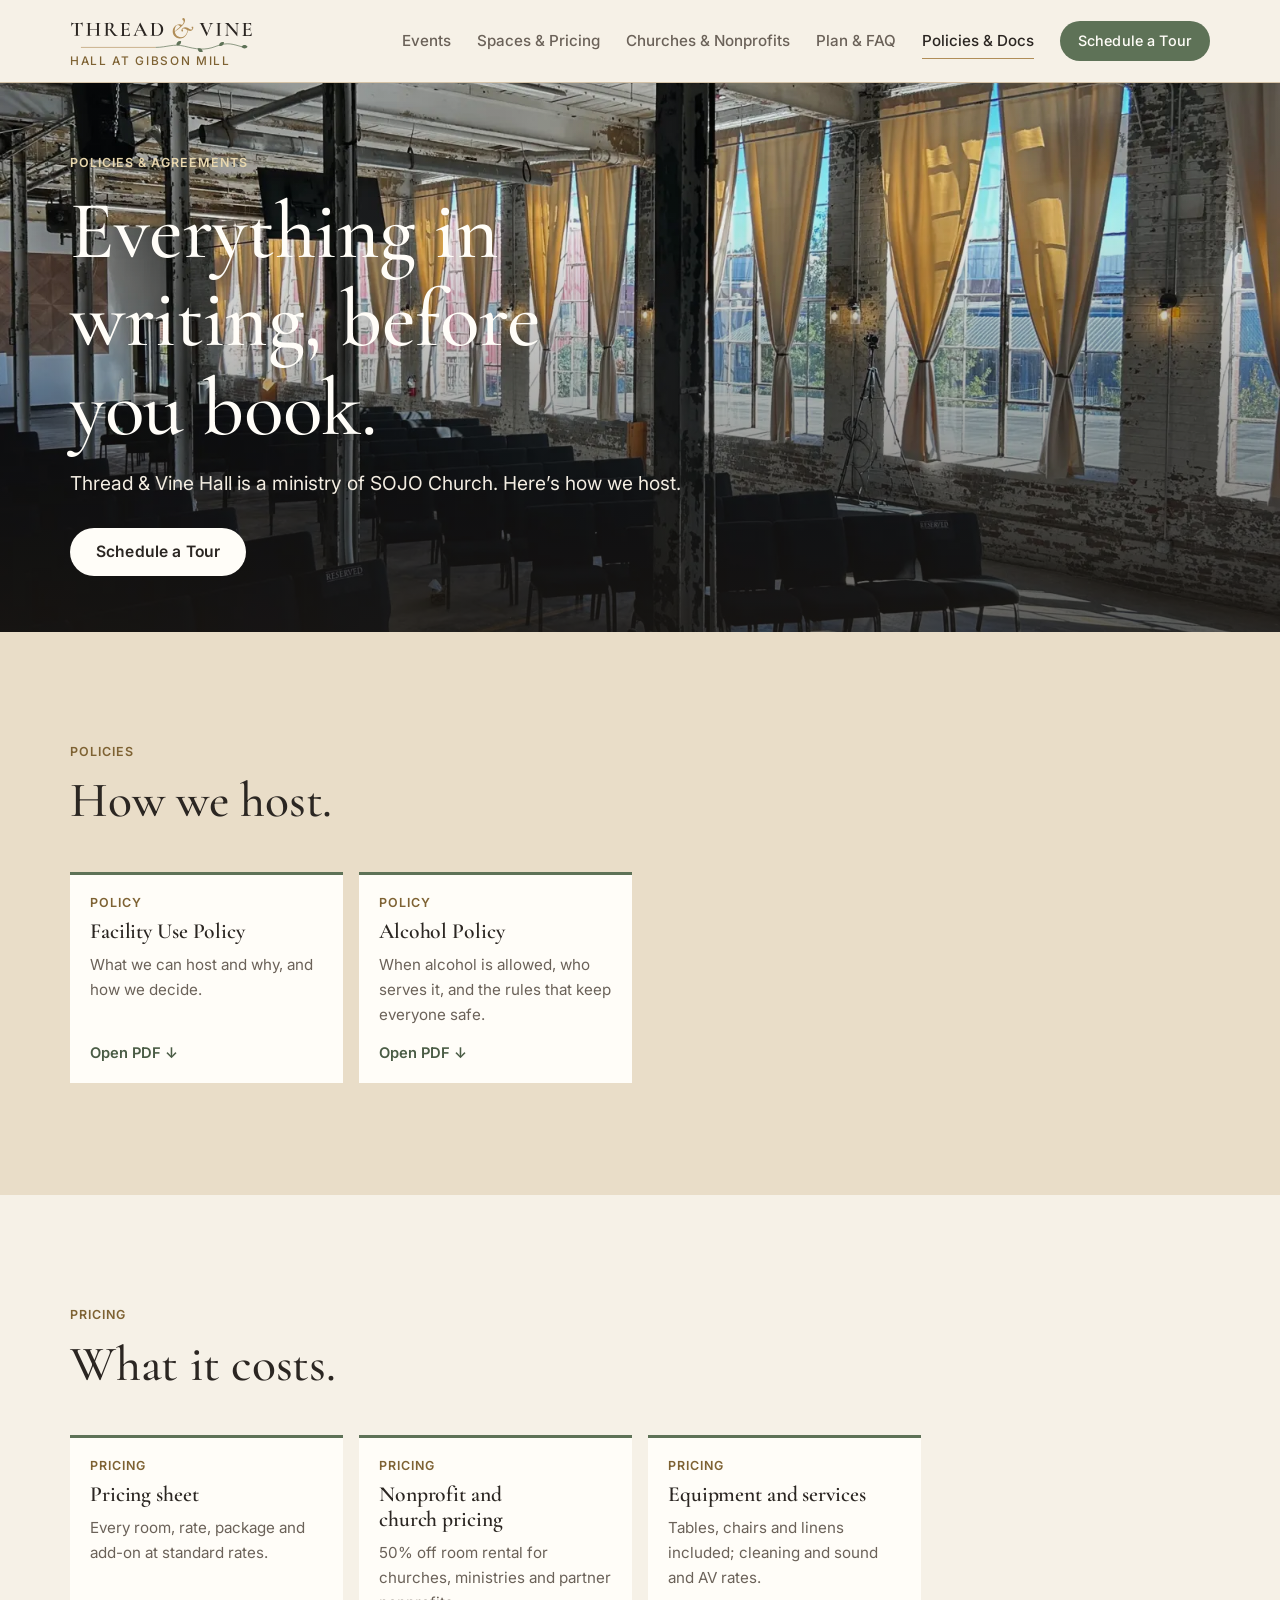
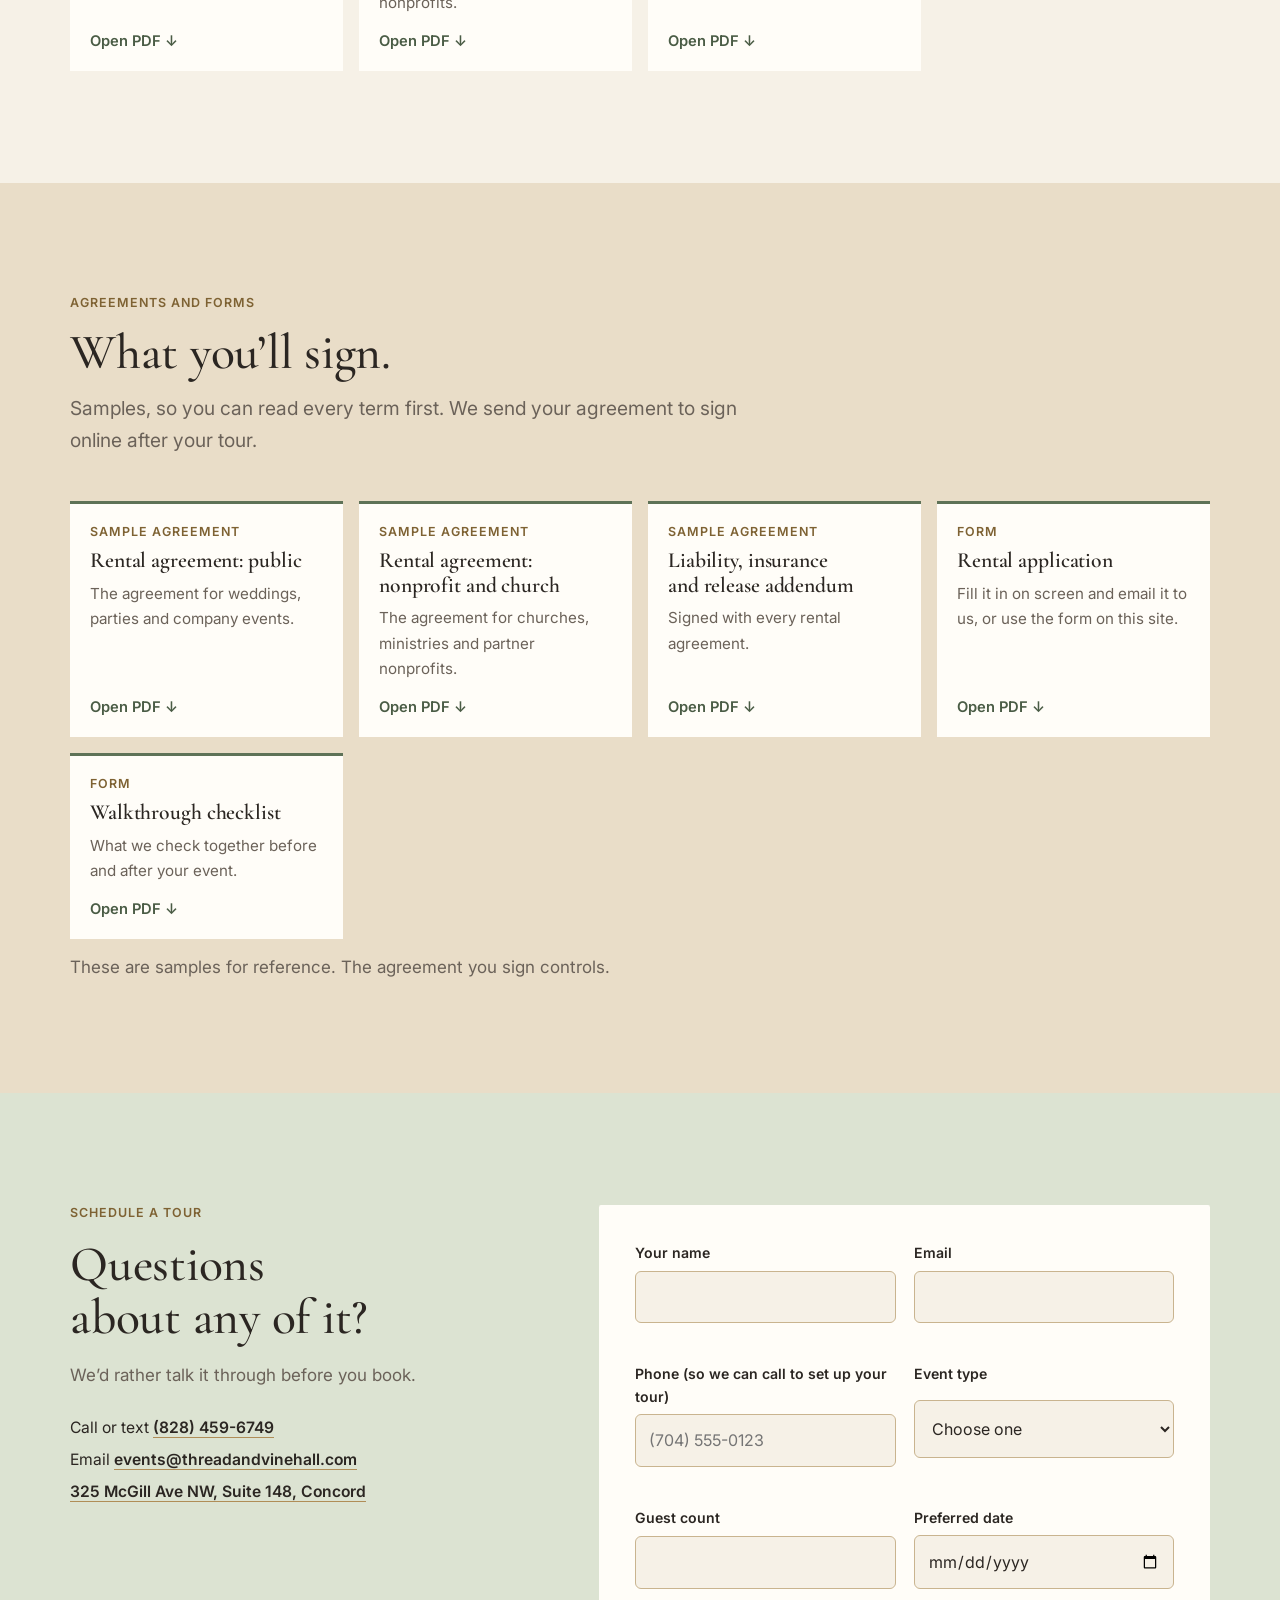
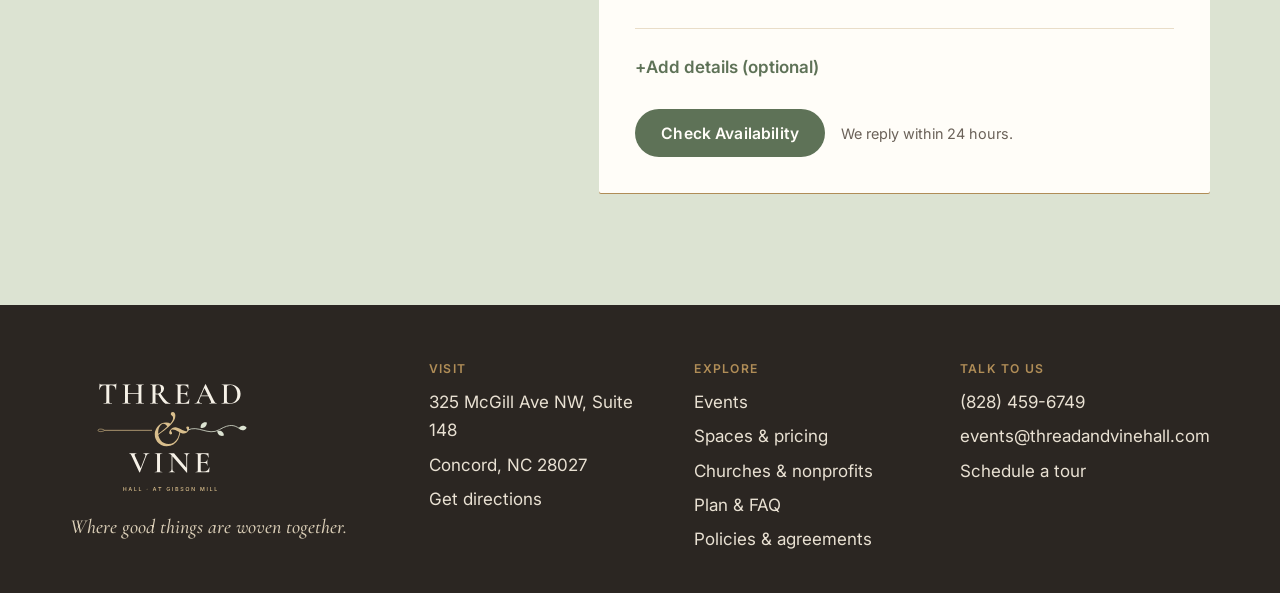
<file: policies.html>
<!doctype html>
<html lang="en">
<head>
<meta charset="utf-8">
<meta name="viewport" content="width=device-width, initial-scale=1, viewport-fit=cover">
<title>Policies &amp; Agreements | Thread &amp; Vine Hall at Gibson Mill</title>
<meta name="description" content="Facility use and alcohol policies, pricing sheets and sample rental agreements for Thread &amp; Vine Hall at Gibson Mill in Concord, NC.">
<meta name="claude:viewport-fit-sides" content="cover">
<link rel="canonical" href="https://threadandvinehall.com/policies.html">
<meta name="theme-color" content="#4A5C45">
<meta property="og:type" content="website">
<meta property="og:site_name" content="Thread &amp; Vine Hall at Gibson Mill">
<meta property="og:url" content="https://threadandvinehall.com/policies.html">
<meta property="og:title" content="Policies &amp; Agreements | Thread &amp; Vine Hall at Gibson Mill">
<meta property="og:description" content="Facility use and alcohol policies, pricing sheets and sample rental agreements for Thread &amp; Vine Hall at Gibson Mill in Concord, NC.">
<meta property="og:image" content="https://threadandvinehall.com/img/og-image.jpg">
<meta property="og:image:width" content="1200">
<meta property="og:image:height" content="630">
<meta property="og:image:alt" content="The Loom at Thread &amp; Vine Hall set for a wedding reception beneath gold-curtained mill windows">
<meta name="twitter:card" content="summary_large_image">
<link rel="preconnect" href="https://fonts.googleapis.com">
<link rel="preconnect" href="https://fonts.gstatic.com" crossorigin>
<link rel="stylesheet" href="https://fonts.googleapis.com/css2?family=Cormorant+Garamond:ital,wght@0,500;0,600;1,500&family=Inter:wght@400;500;600&display=swap">
<link rel="stylesheet" href="styles.css">
<link rel="icon" href="brand/thread-vine-icon.svg" type="image/svg+xml">
<link rel="apple-touch-icon" href="brand/apple-touch-icon.png">
<!-- Analytics: paste the Plausible or GA4 snippet here. Tour clicks and inquiries are already tracked as events. -->

</head>
<body>
<a class="skip" href="#main">Skip to content</a>
<header class="site-head"><div class="wrap">
  <a class="mark logo" href="./"><img src="brand/thread-vine-header.svg" alt="Thread &amp; Vine Hall at Gibson Mill, home" width="636" height="132"><small>Hall at Gibson Mill</small></a>
  <nav class="nav" aria-label="Main"><a href="events.html">Events</a><a href="spaces.html">Spaces &amp; Pricing</a><a href="churches-nonprofits.html">Churches &amp; Nonprofits</a><a href="plan.html">Plan &amp; FAQ</a><a href="policies.html" aria-current="page">Policies &amp; Docs</a><a class="btn sm" href="plan.html" data-tour>Schedule a Tour</a></nav>
  <details class="menu"><summary aria-label="Menu">Menu</summary><nav class="panel" aria-label="Mobile"><a href="events.html">Events</a><a href="spaces.html">Spaces &amp; Pricing</a><a href="churches-nonprofits.html">Churches &amp; Nonprofits</a><a href="plan.html">Plan &amp; FAQ</a><a href="policies.html">Policies &amp; Docs</a></nav></details>
</div></header>
<main id="main">
<section class="hero short" style="padding:0">
  <img src="img/hall-windows.webp" srcset="img/hall-windows-800.webp 800w, img/hall-windows.webp 1600w" sizes="100vw" alt="Tall mill windows with gold curtains along the brick wall of the Loom" width="1600" height="1200">
  <div class="wrap"><span class="label">Policies &amp; agreements</span><h1>Everything in writing, before you book.</h1><p class="sub">Thread &amp; Vine Hall is a ministry of SOJO Church. Here’s how we host.</p><div class="ctas"><a class="btn light" href="plan.html" data-tour>Schedule a Tour</a></div></div>
</section>
<section class="tan"><div class="wrap">
  <div class="head"><span class="label">Policies</span><h2>How we host.</h2></div>
  <div class="docs"><a class="doc" href="docs/Thread-and-Vine-Hall-Facility-Use-Policy.pdf" target="_blank" rel="noopener"><span class="label">Policy</span><h3>Facility Use Policy</h3><p>What we can host and why, and how we decide.</p><span class="go">Open PDF ↓</span></a><a class="doc" href="docs/Thread-and-Vine-Hall-Alcohol-Policy.pdf" target="_blank" rel="noopener"><span class="label">Policy</span><h3>Alcohol Policy</h3><p>When alcohol is allowed, who serves it, and the rules that keep everyone safe.</p><span class="go">Open PDF ↓</span></a></div>
</div></section>
<section><div class="wrap">
  <div class="head"><span class="label">Pricing</span><h2>What it costs.</h2></div>
  <div class="docs"><a class="doc" href="docs/Thread-and-Vine-Hall-Pricing-Public-2027.pdf" target="_blank" rel="noopener"><span class="label">Pricing</span><h3>Pricing sheet</h3><p>Every room, rate, package and add-on at standard rates.</p><span class="go">Open PDF ↓</span></a><a class="doc" href="docs/Thread-and-Vine-Hall-Pricing-Nonprofit-2027.pdf" target="_blank" rel="noopener"><span class="label">Pricing</span><h3>Nonprofit and church pricing</h3><p>50% off room rental for churches, ministries and partner nonprofits.</p><span class="go">Open PDF ↓</span></a><a class="doc" href="docs/Thread-and-Vine-Hall-Equipment-and-Services-2027.pdf" target="_blank" rel="noopener"><span class="label">Pricing</span><h3>Equipment and services</h3><p>Tables, chairs and linens included; cleaning and sound and AV rates.</p><span class="go">Open PDF ↓</span></a></div>
</div></section>
<section class="tan"><div class="wrap">
  <div class="head"><span class="label">Agreements and forms</span><h2>What you’ll sign.</h2><p class="lede">Samples, so you can read every term first. We send your agreement to sign online after your tour.</p></div>
  <div class="docs"><a class="doc" href="docs/Thread-and-Vine-Hall-Rental-Agreement-Public.pdf" target="_blank" rel="noopener"><span class="label">Sample agreement</span><h3>Rental agreement: public</h3><p>The agreement for weddings, parties and company events.</p><span class="go">Open PDF ↓</span></a><a class="doc" href="docs/Thread-and-Vine-Hall-Rental-Agreement-Nonprofit.pdf" target="_blank" rel="noopener"><span class="label">Sample agreement</span><h3>Rental agreement: nonprofit and church</h3><p>The agreement for churches, ministries and partner nonprofits.</p><span class="go">Open PDF ↓</span></a><a class="doc" href="docs/Thread-and-Vine-Hall-Liability-Insurance-Release-Addendum.pdf" target="_blank" rel="noopener"><span class="label">Sample agreement</span><h3>Liability, insurance and release addendum</h3><p>Signed with every rental agreement.</p><span class="go">Open PDF ↓</span></a><a class="doc" href="docs/Thread-and-Vine-Hall-Rental-Application.pdf" target="_blank" rel="noopener"><span class="label">Form</span><h3>Rental application</h3><p>Fill it in on screen and email it to us, or use the form on this site.</p><span class="go">Open PDF ↓</span></a><a class="doc" href="docs/Thread-and-Vine-Hall-Walkthrough-Checklist.pdf" target="_blank" rel="noopener"><span class="label">Form</span><h3>Walkthrough checklist</h3><p>What we check together before and after your event.</p><span class="go">Open PDF ↓</span></a></div>
  <p class="muted" style="margin-top:14px">These are samples for reference. The agreement you sign controls.</p>
</div></section>
<section class="cta" id="inquire"><div class="wrap cta-grid">
  <div class="aside">
    <span class="label">Schedule a Tour</span>
    <h2>Questions about any of it?</h2>
    <p>We’d rather talk it through before you book.</p>
    
    <div class="contact-lines">
      <span>Call or text <a data-tel><span data-r="contact.phone"></span></a></span>
      <span>Email <a href="mailto:events@threadandvinehall.com"><span data-r="contact.email">events@threadandvinehall.com</span></a></span>
      <span><a data-maps href="#" target="_blank" rel="noopener">325 McGill Ave NW, Suite 148, Concord</a></span>
    </div>
    
  </div>
  <div data-inquiry=""><noscript><p>Email us at the address on this page to check availability.</p></noscript></div>
</div></section>
</main>
<footer class="site-foot"><div class="wrap">
  <div><a class="mark logo-foot" href="./"><img src="brand/thread-vine-primary-reversed.svg" alt="Thread &amp; Vine Hall at Gibson Mill" width="600" height="420"></a><p class="tag">Where good things are woven together.</p></div>
  <div><h4>Visit</h4><ul><li>325 McGill Ave NW, Suite 148</li><li>Concord, NC 28027</li><li><a data-maps href="#" target="_blank" rel="noopener">Get directions</a></li></ul></div>
  <div><h4>Explore</h4><ul><li><a href="events.html">Events</a></li><li><a href="spaces.html">Spaces &amp; pricing</a></li><li><a href="churches-nonprofits.html">Churches &amp; nonprofits</a></li><li><a href="plan.html">Plan &amp; FAQ</a></li><li><a href="policies.html">Policies &amp; agreements</a></li></ul></div>
  <div><h4>Talk to us</h4><ul><li><a data-tel><span data-r="contact.phone"></span></a></li><li><a href="mailto:events@threadandvinehall.com"><span data-r="contact.email">events@threadandvinehall.com</span></a></li><li><a href="plan.html" data-tour>Schedule a tour</a></li></ul></div>
</div></footer>
<div class="mcta"><a class="btn" href="plan.html" data-tour>Schedule a Tour</a><a class="btn line" data-tel aria-label="Call">Call</a></div>
<script src="rates.js"></script>
<script src="site.js"></script>
</body>
</html>
</file>
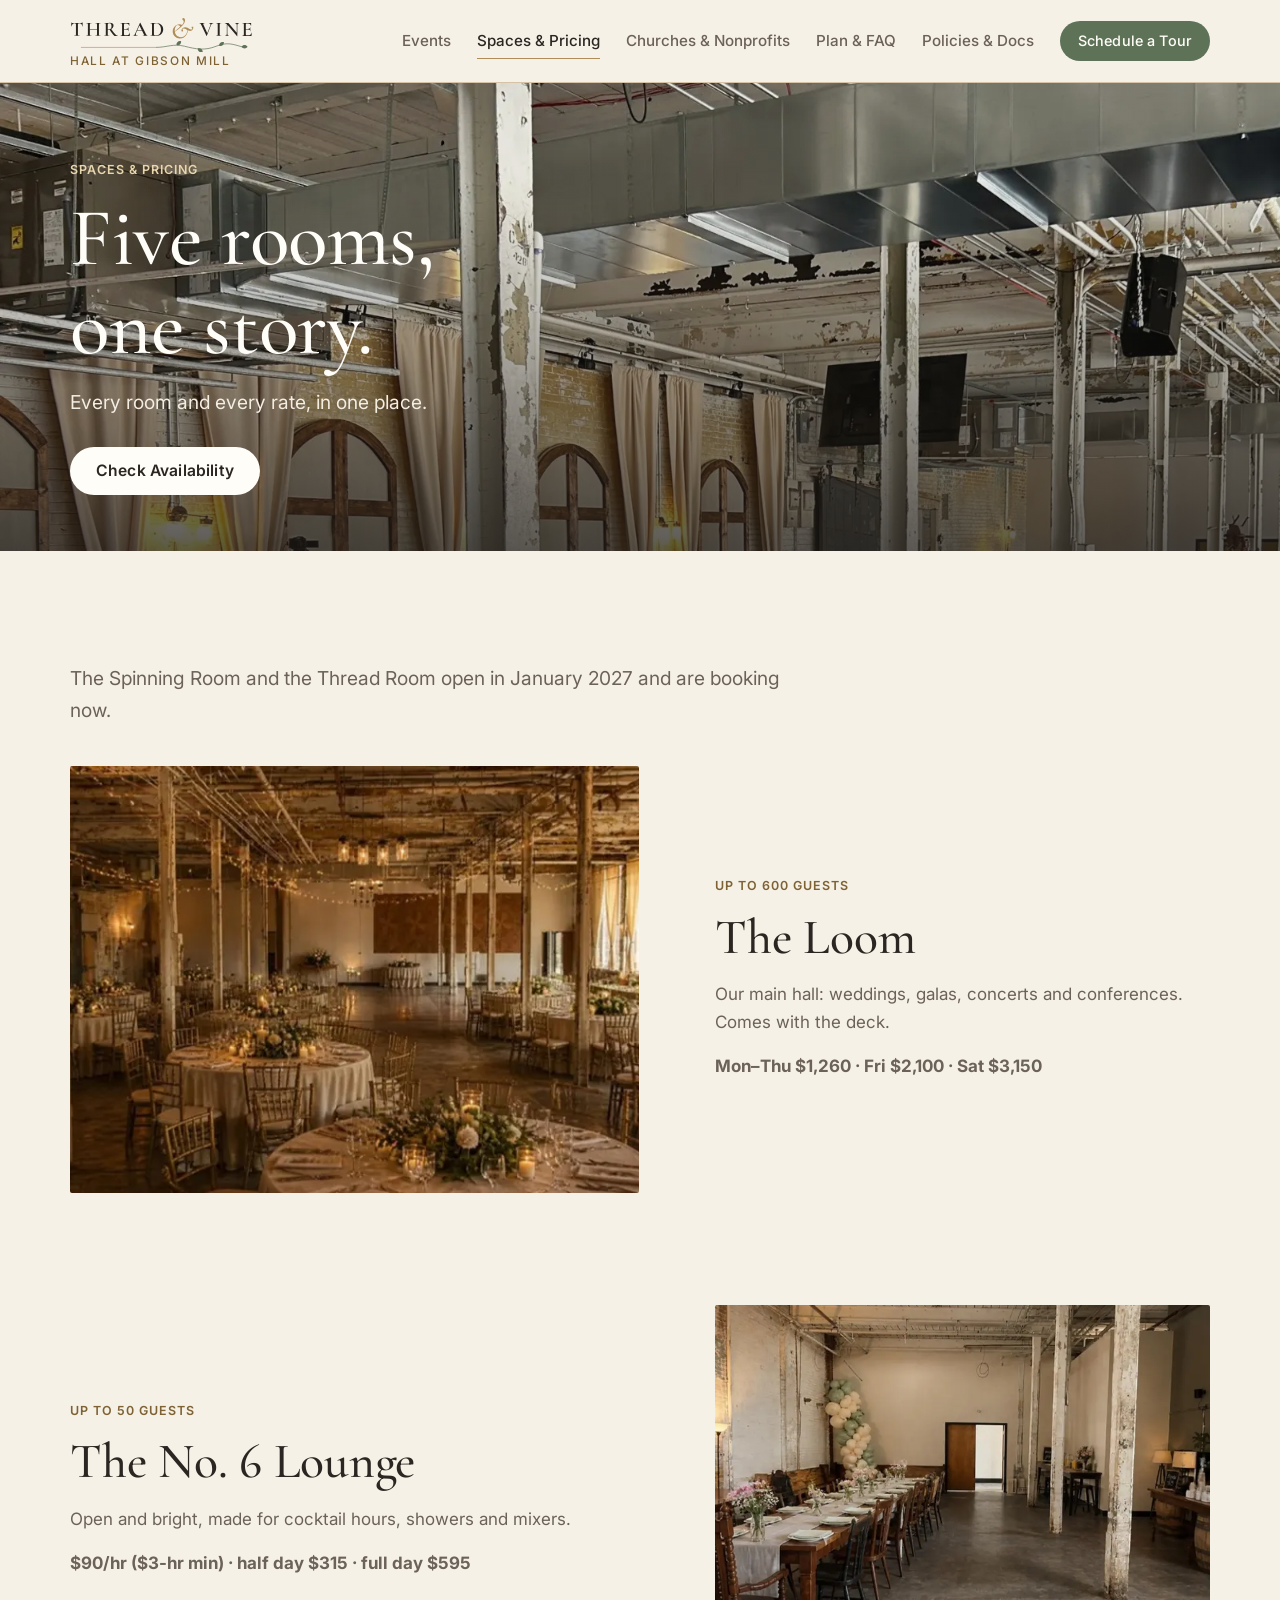
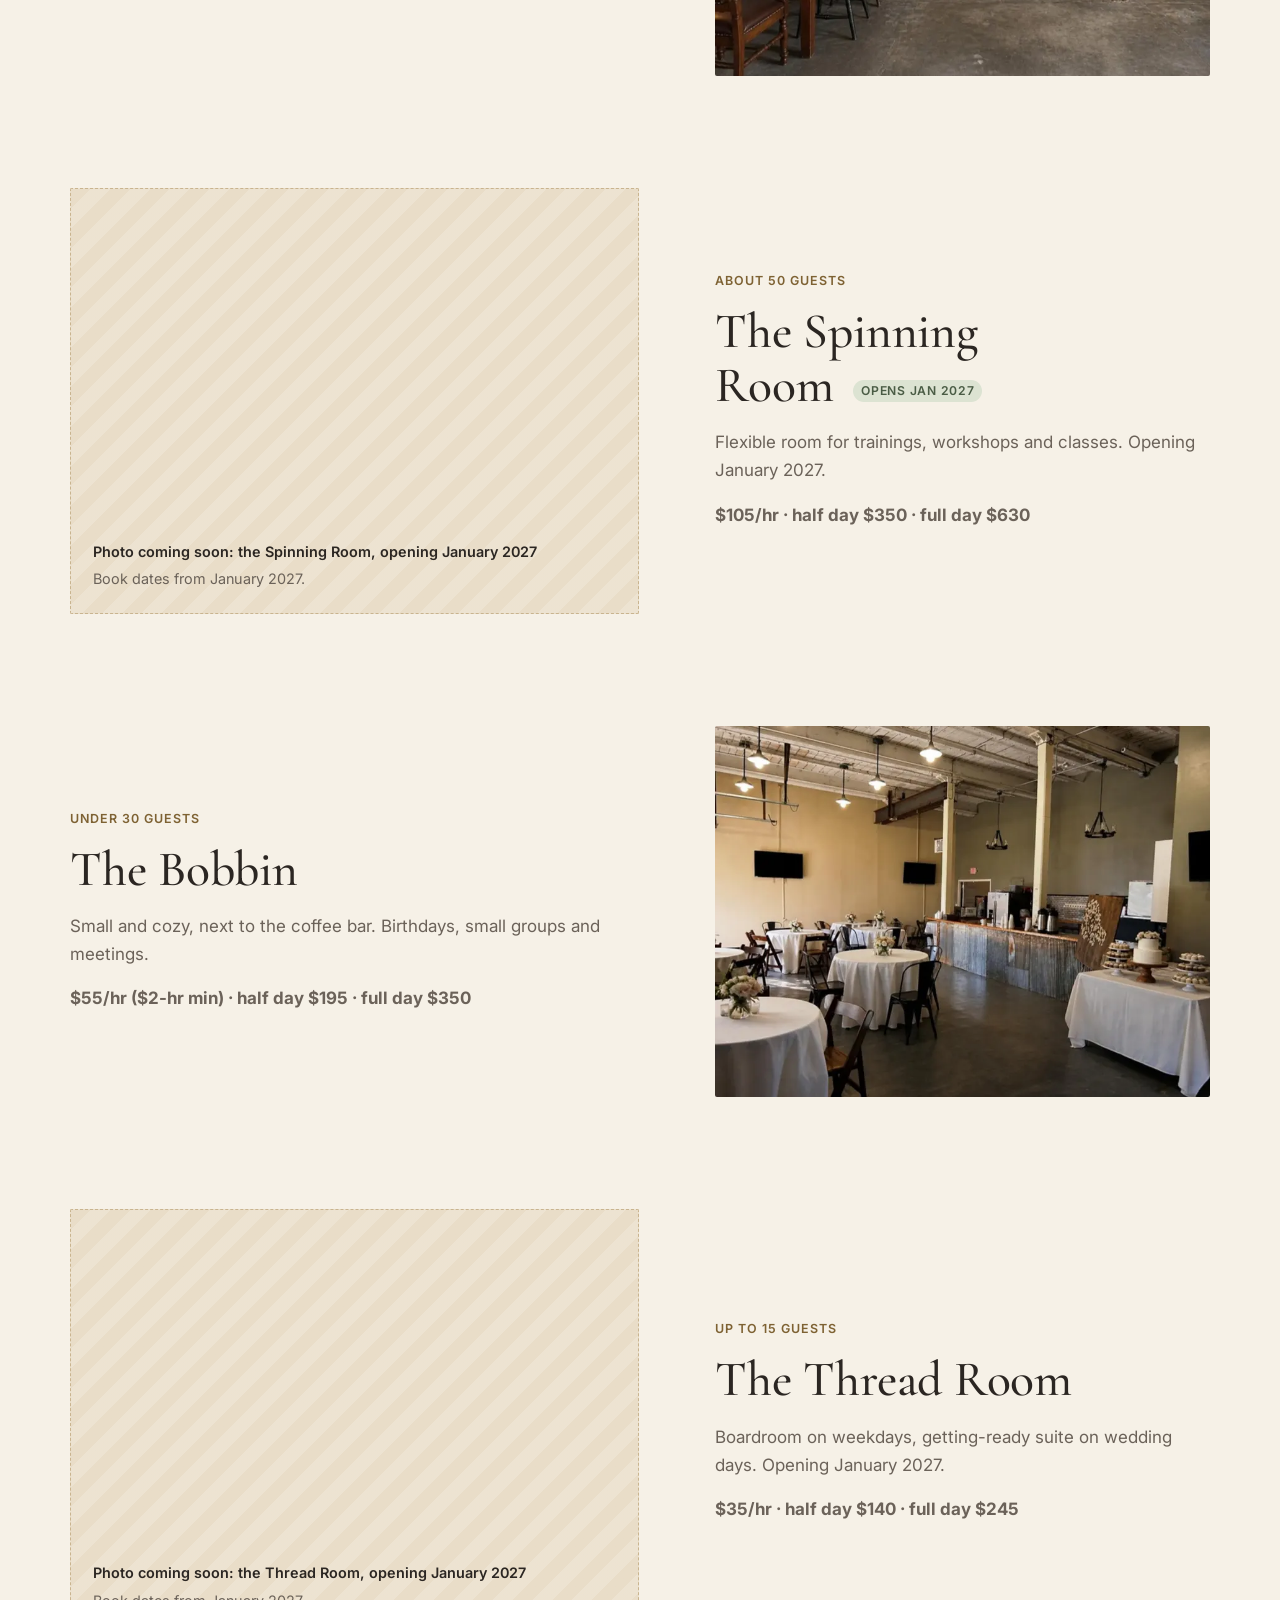
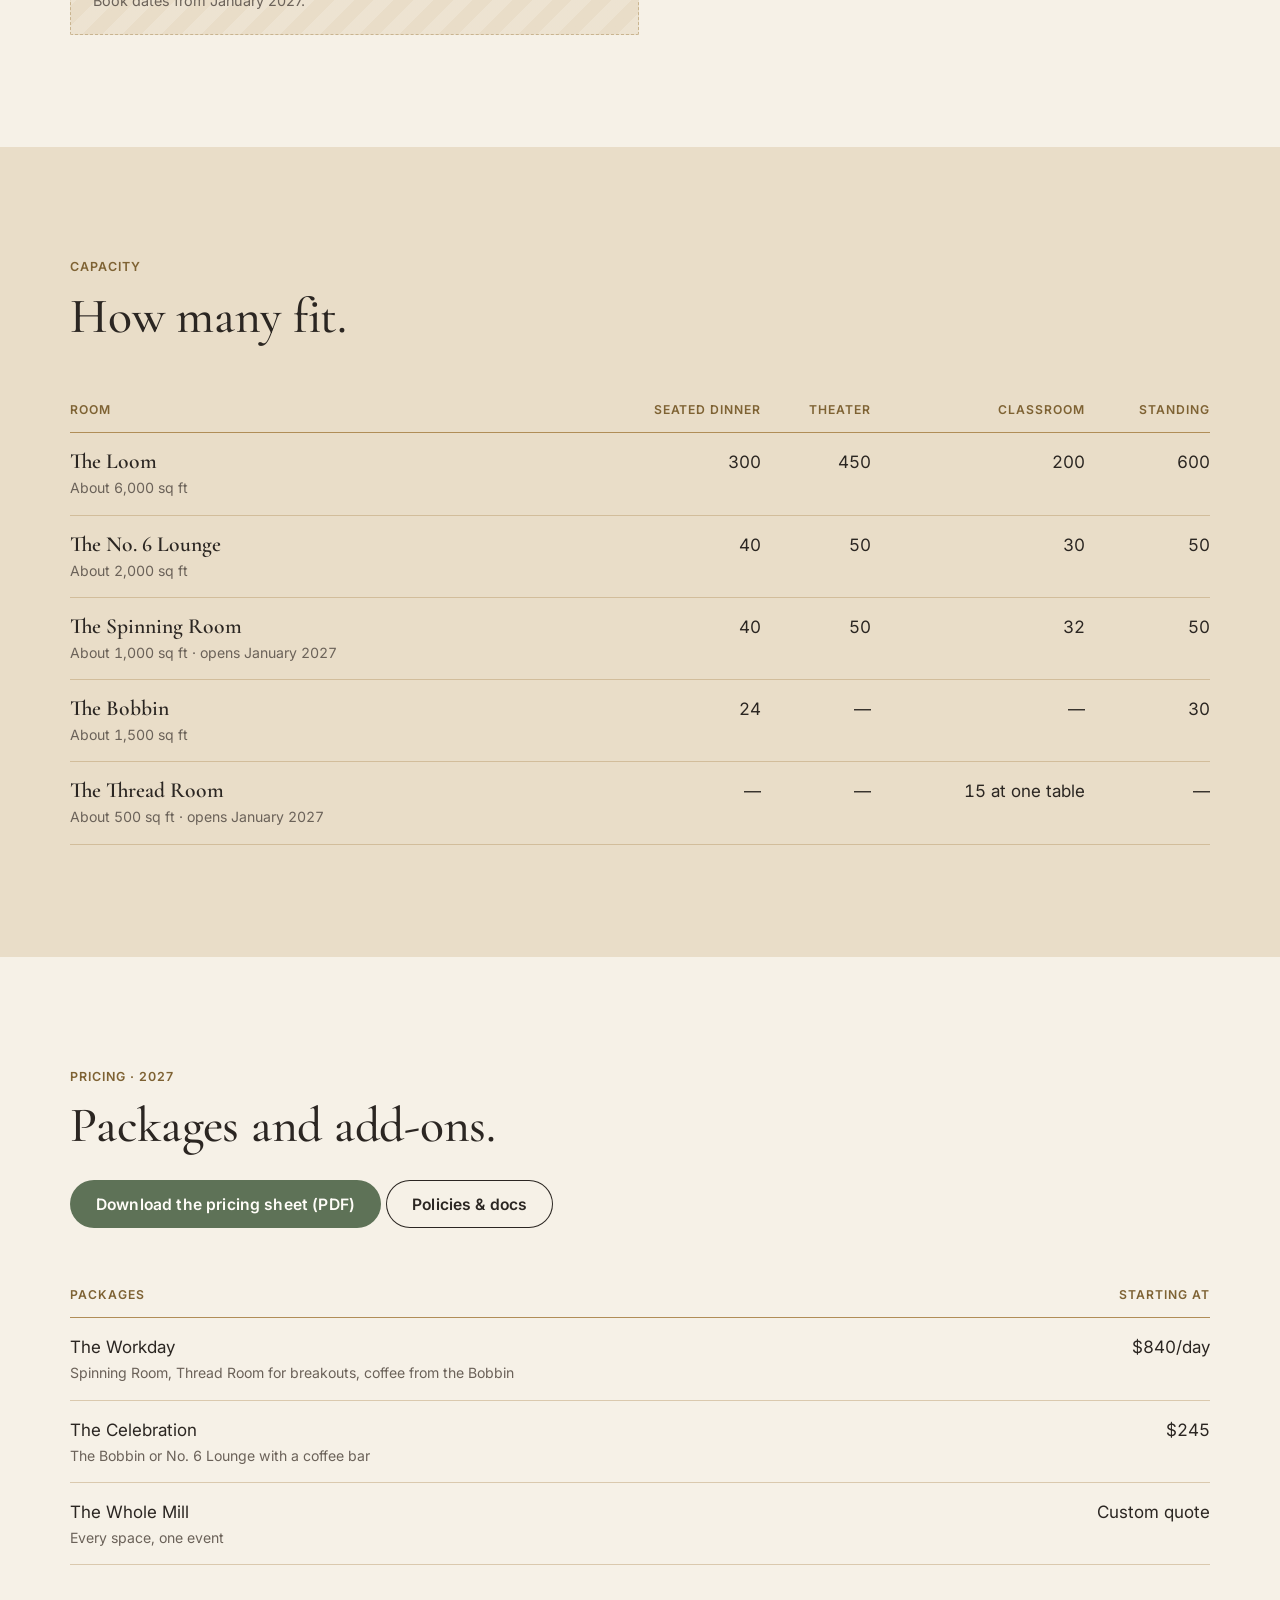
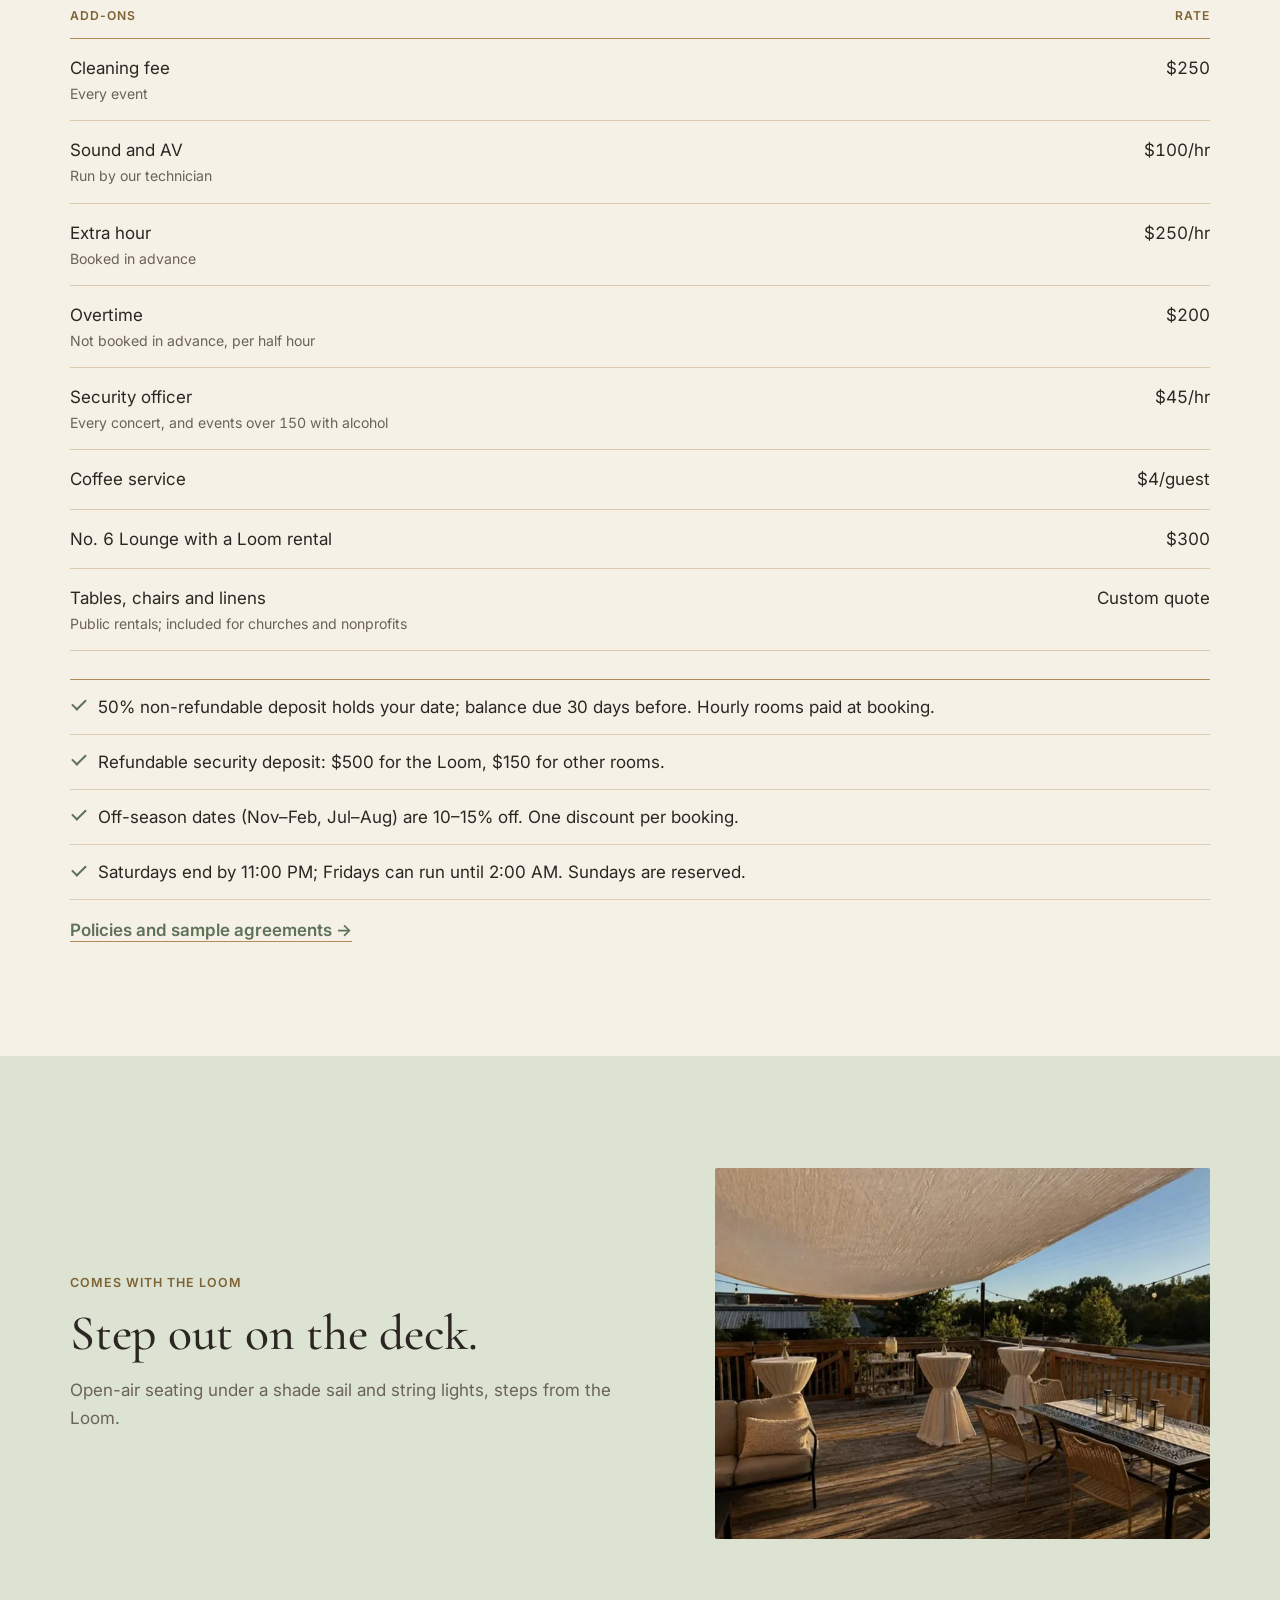
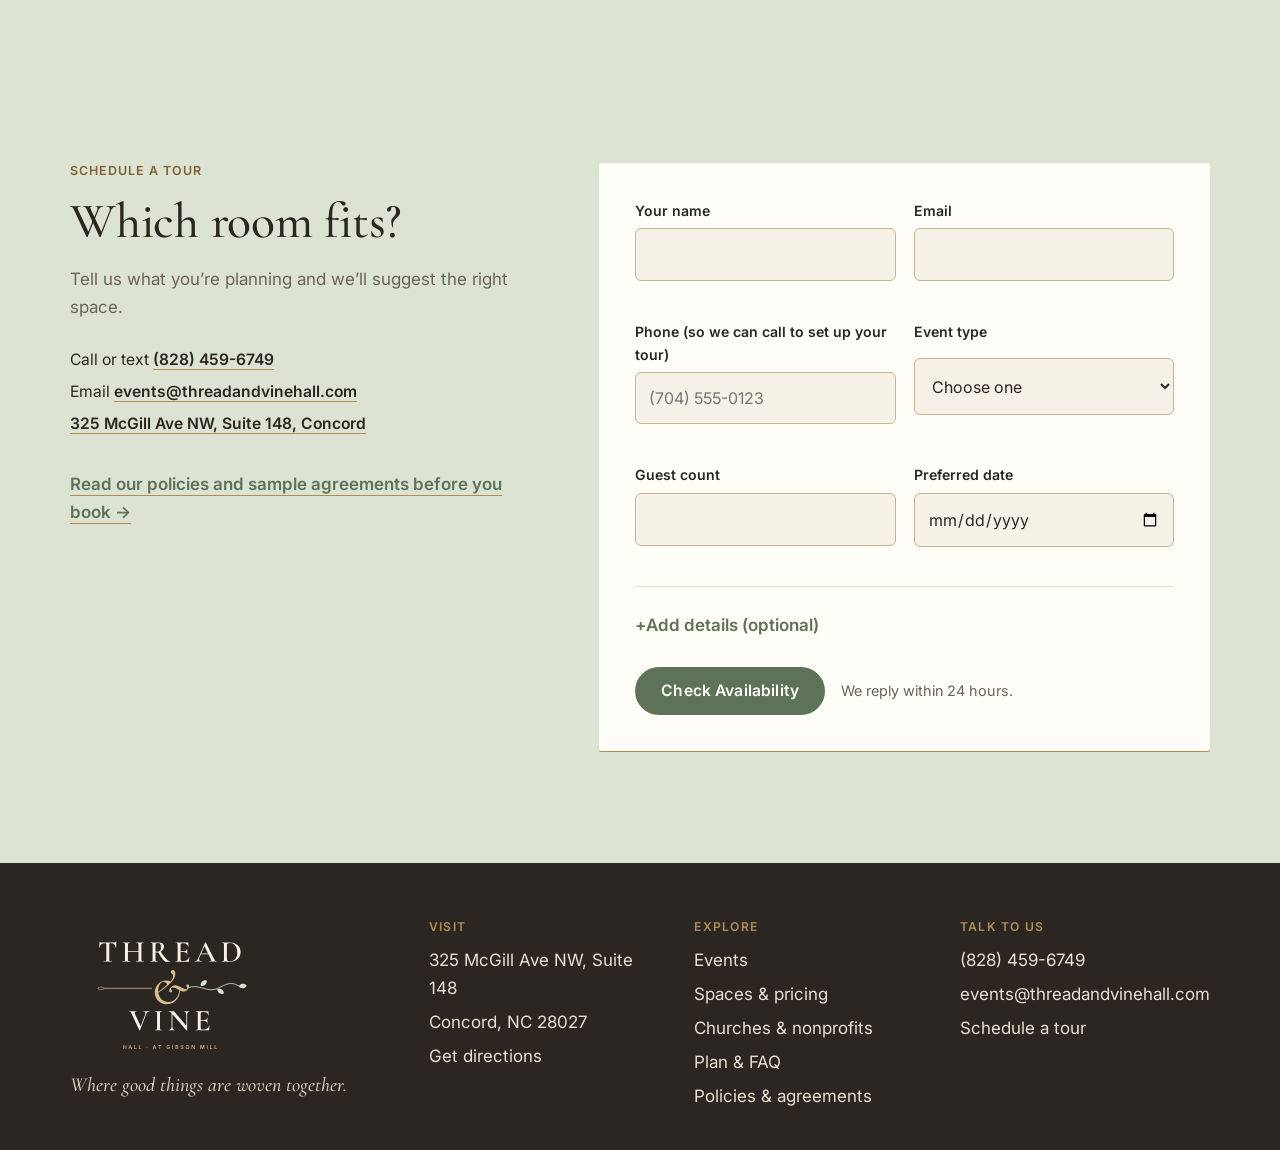
<file: pricing.html>
<!doctype html>
<html lang="en"><head><meta charset="utf-8"><title>Moved | Thread &amp; Vine Hall</title>
<meta name="robots" content="noindex"><link rel="canonical" href="https://threadandvinehall.com/spaces.html">
<meta http-equiv="refresh" content="0; url=spaces.html#pricing">
<script>location.replace("spaces.html#pricing")</script></head>
<body><p>This page moved. <a href="spaces.html#pricing">Continue to Thread &amp; Vine Hall →</a></p></body></html>
</file>
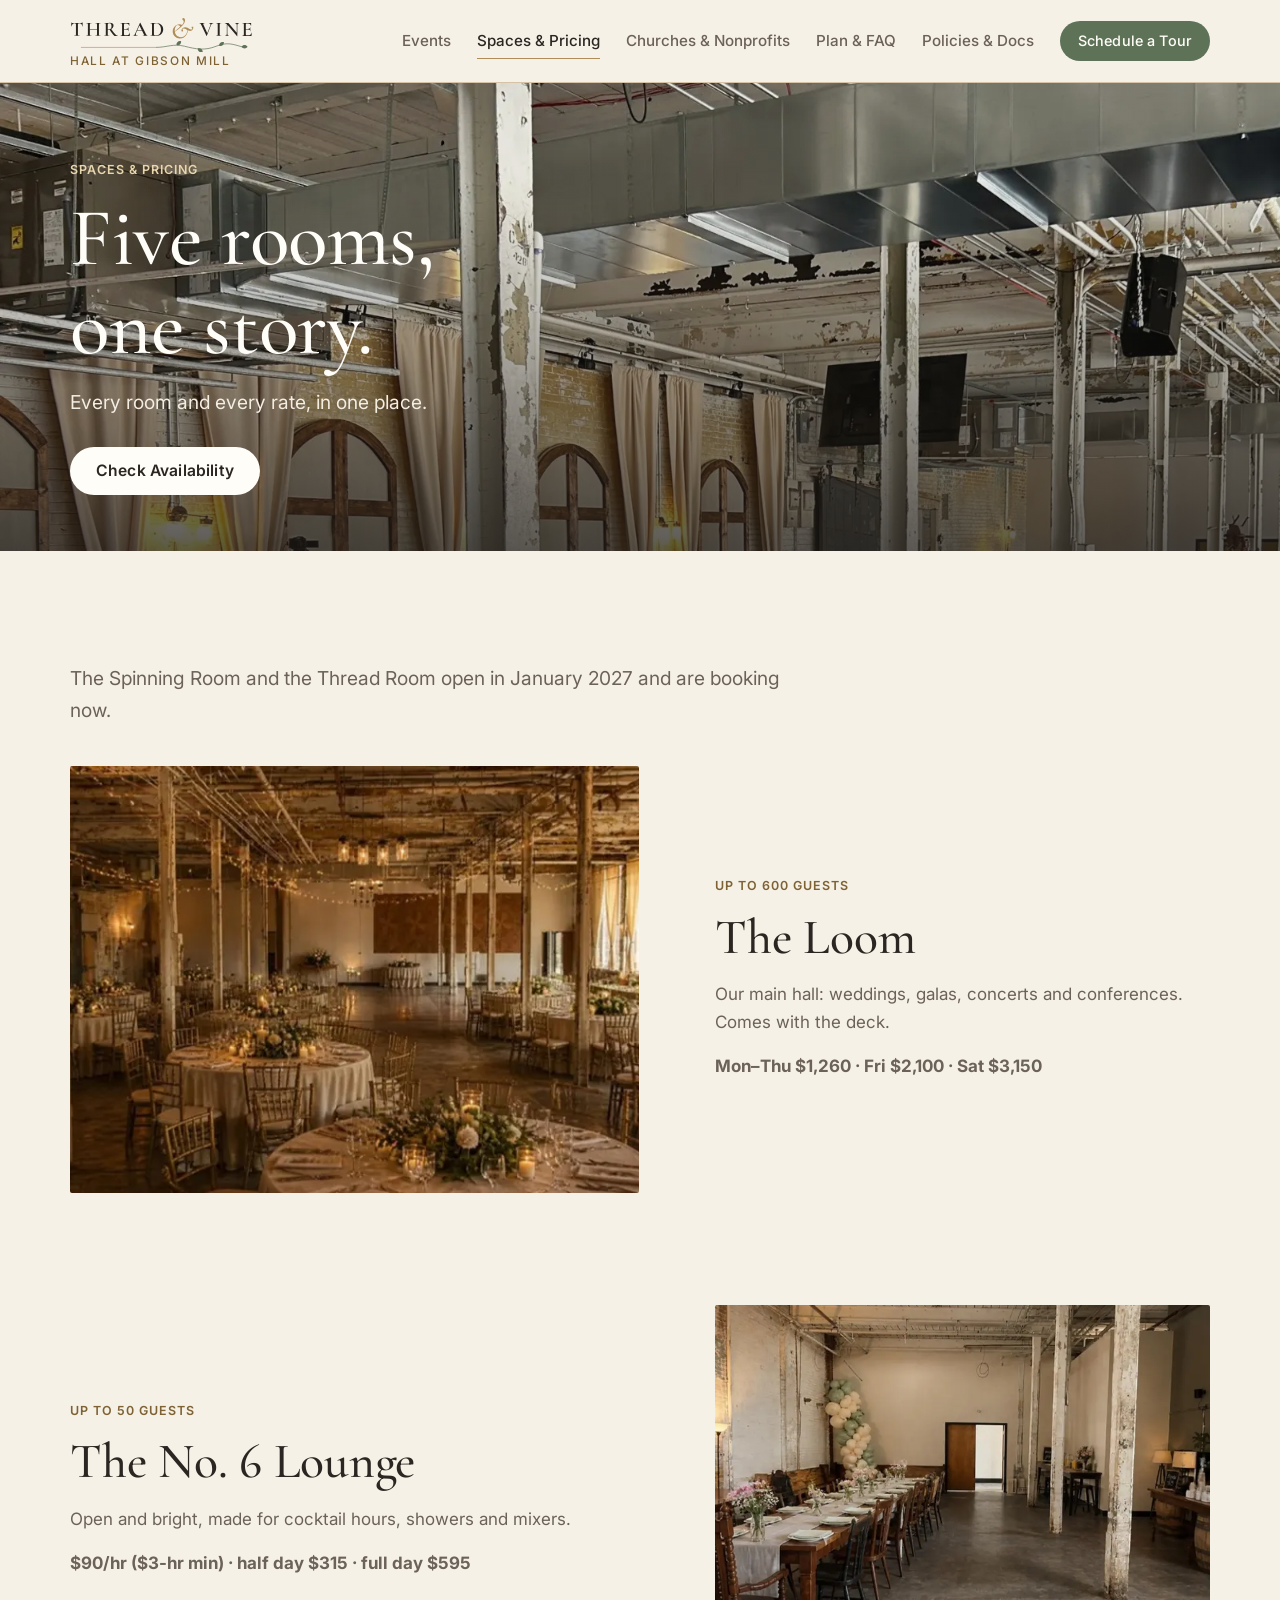
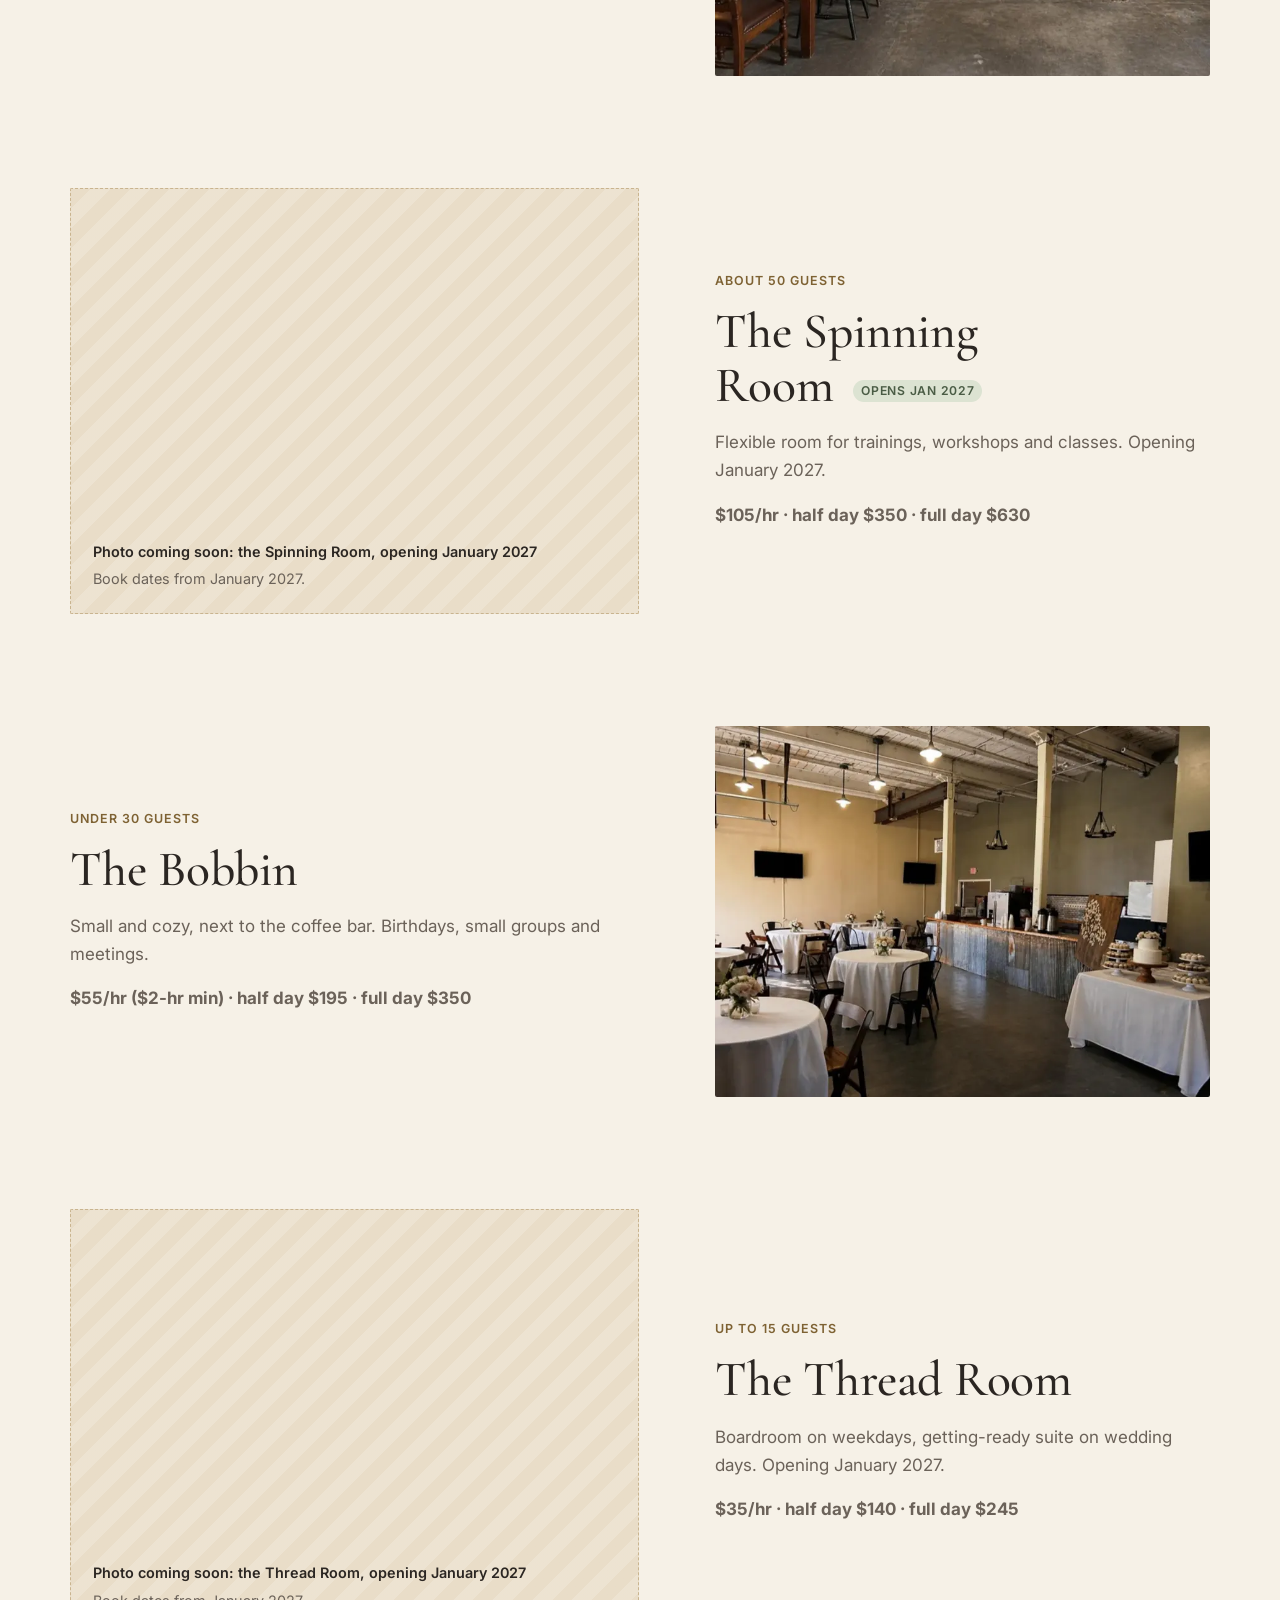
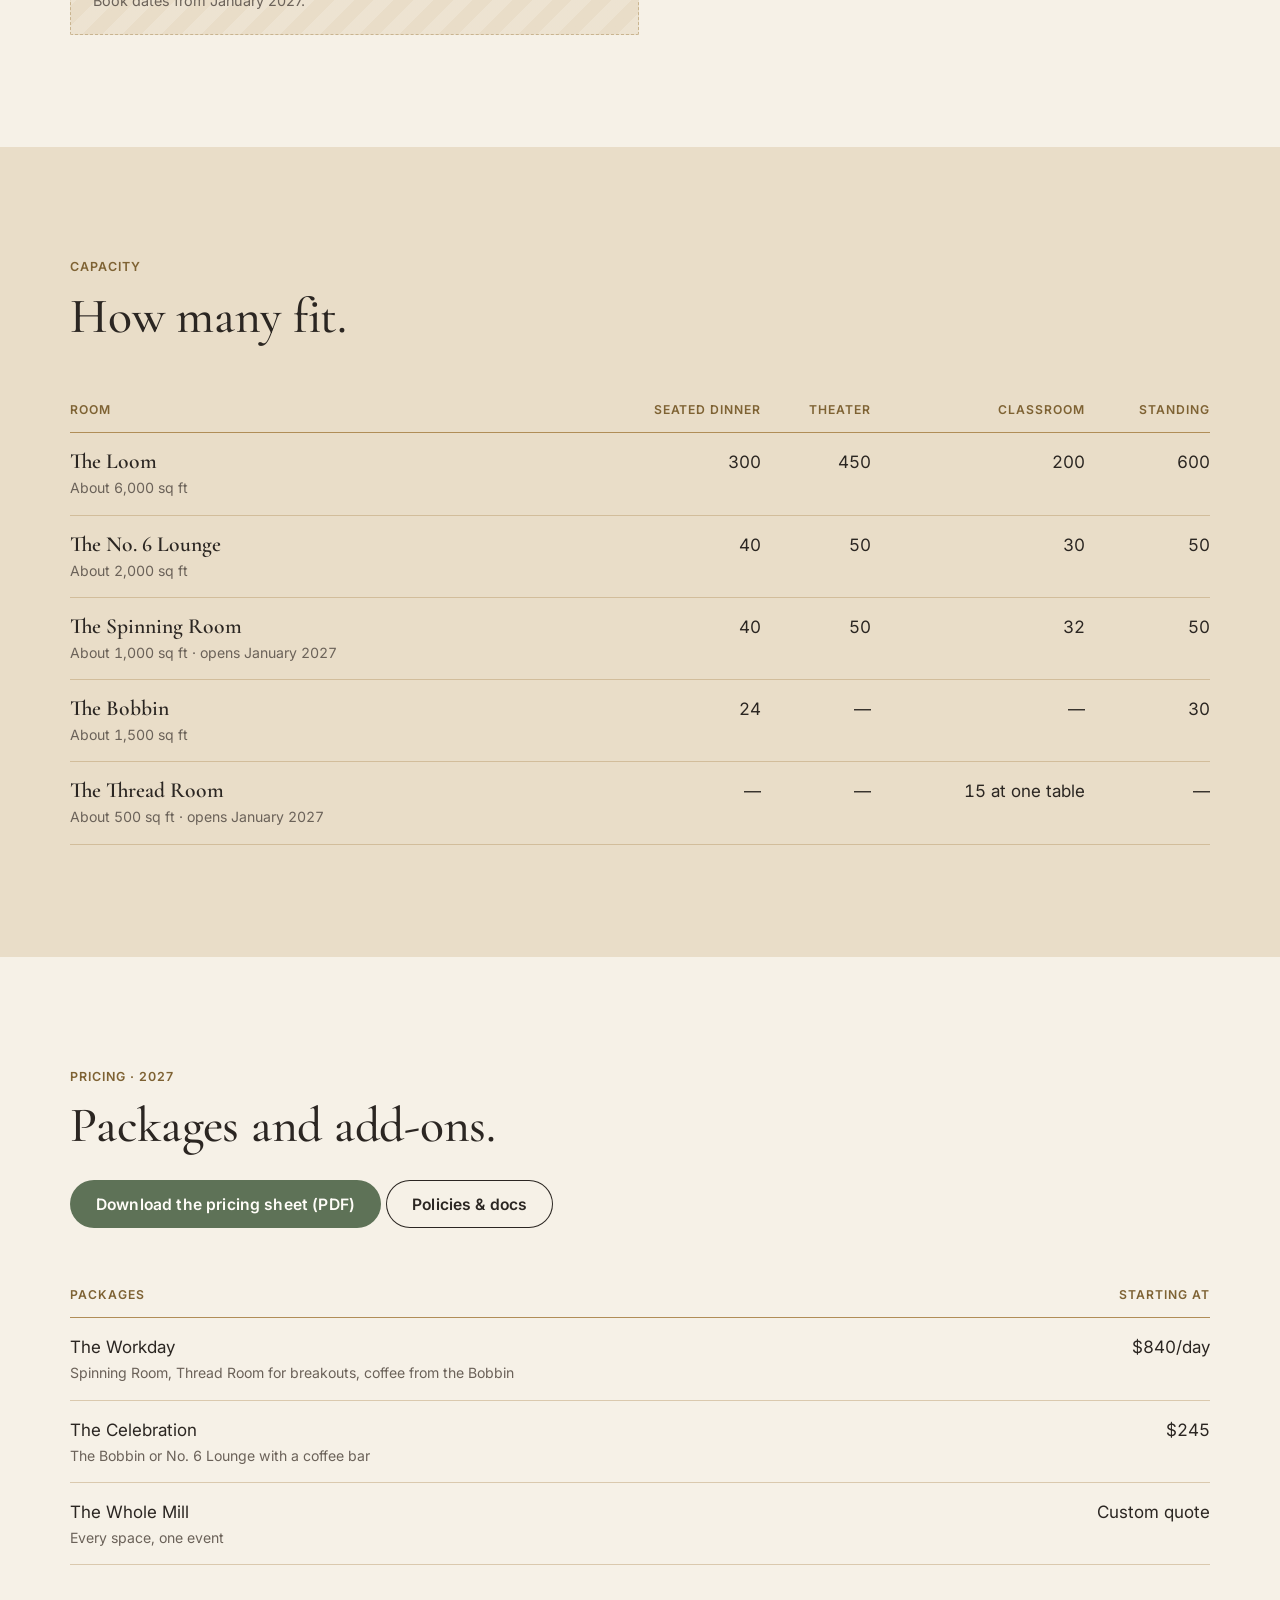
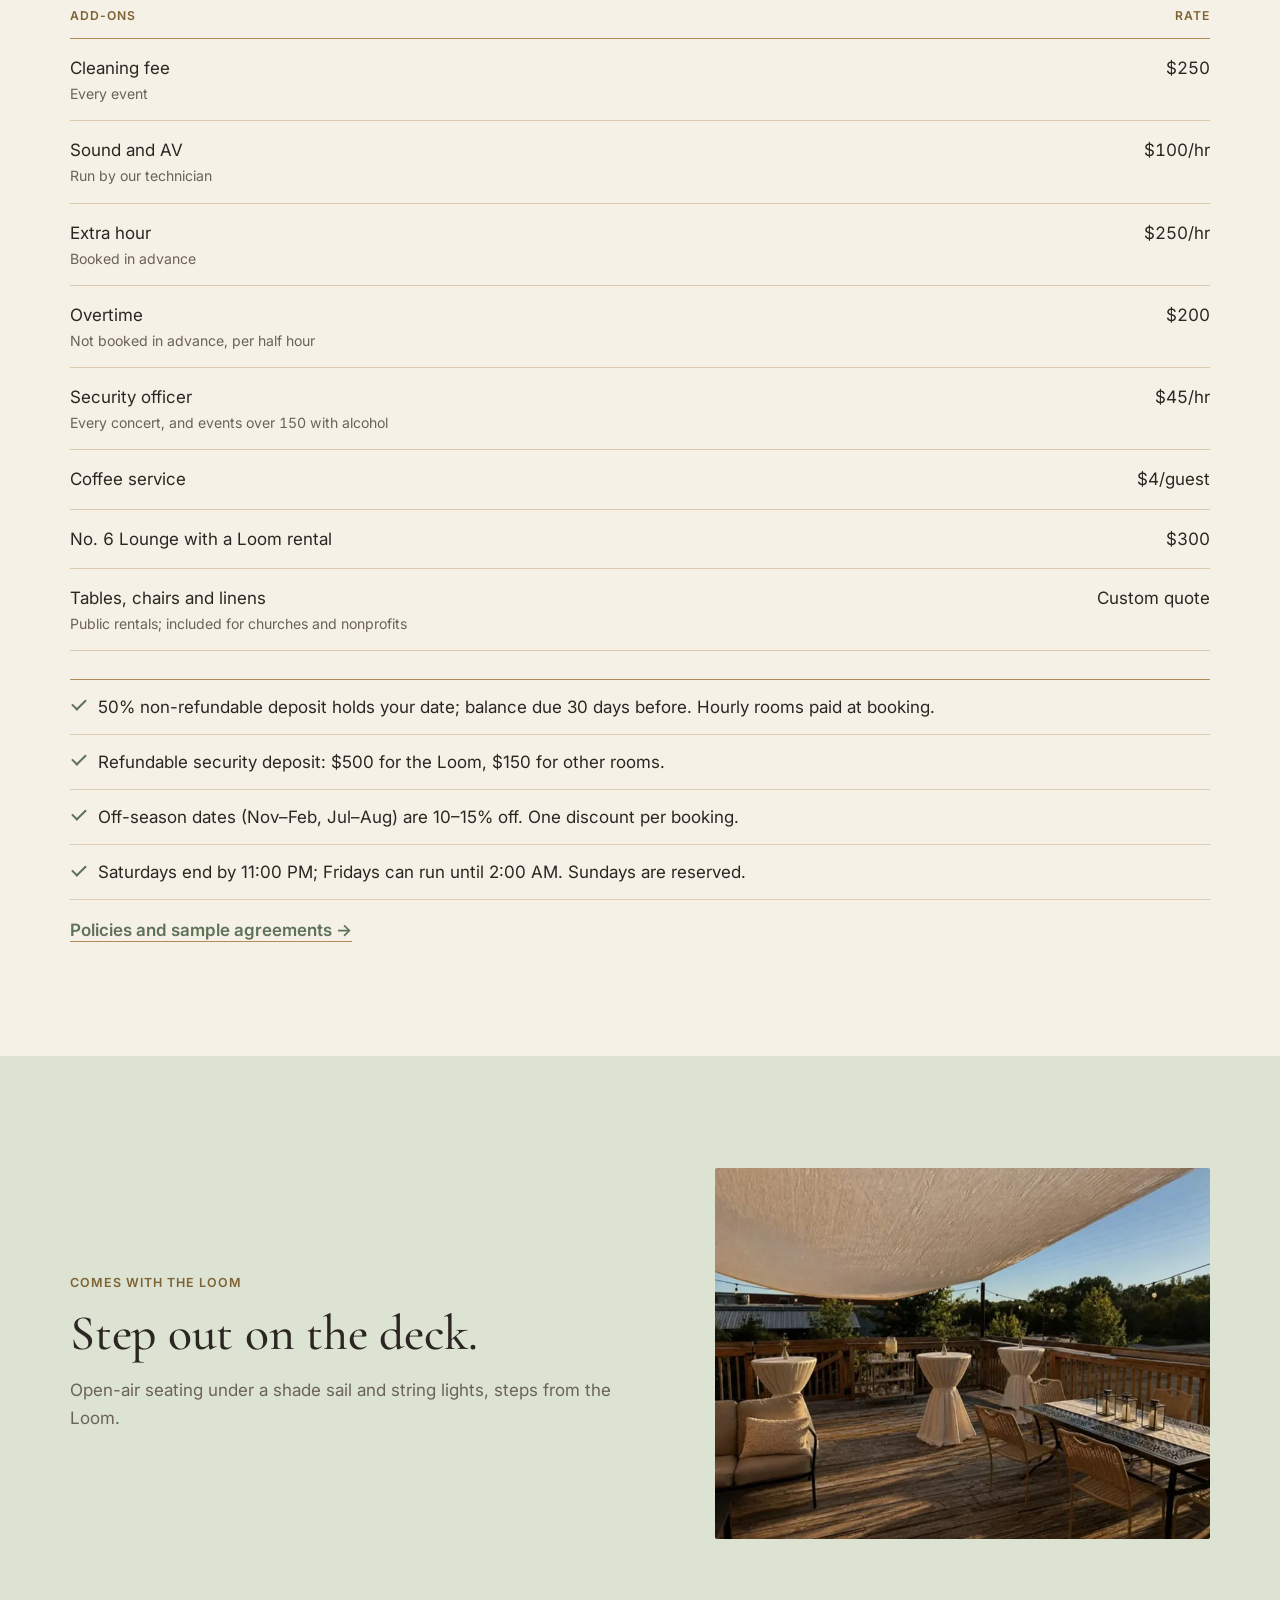
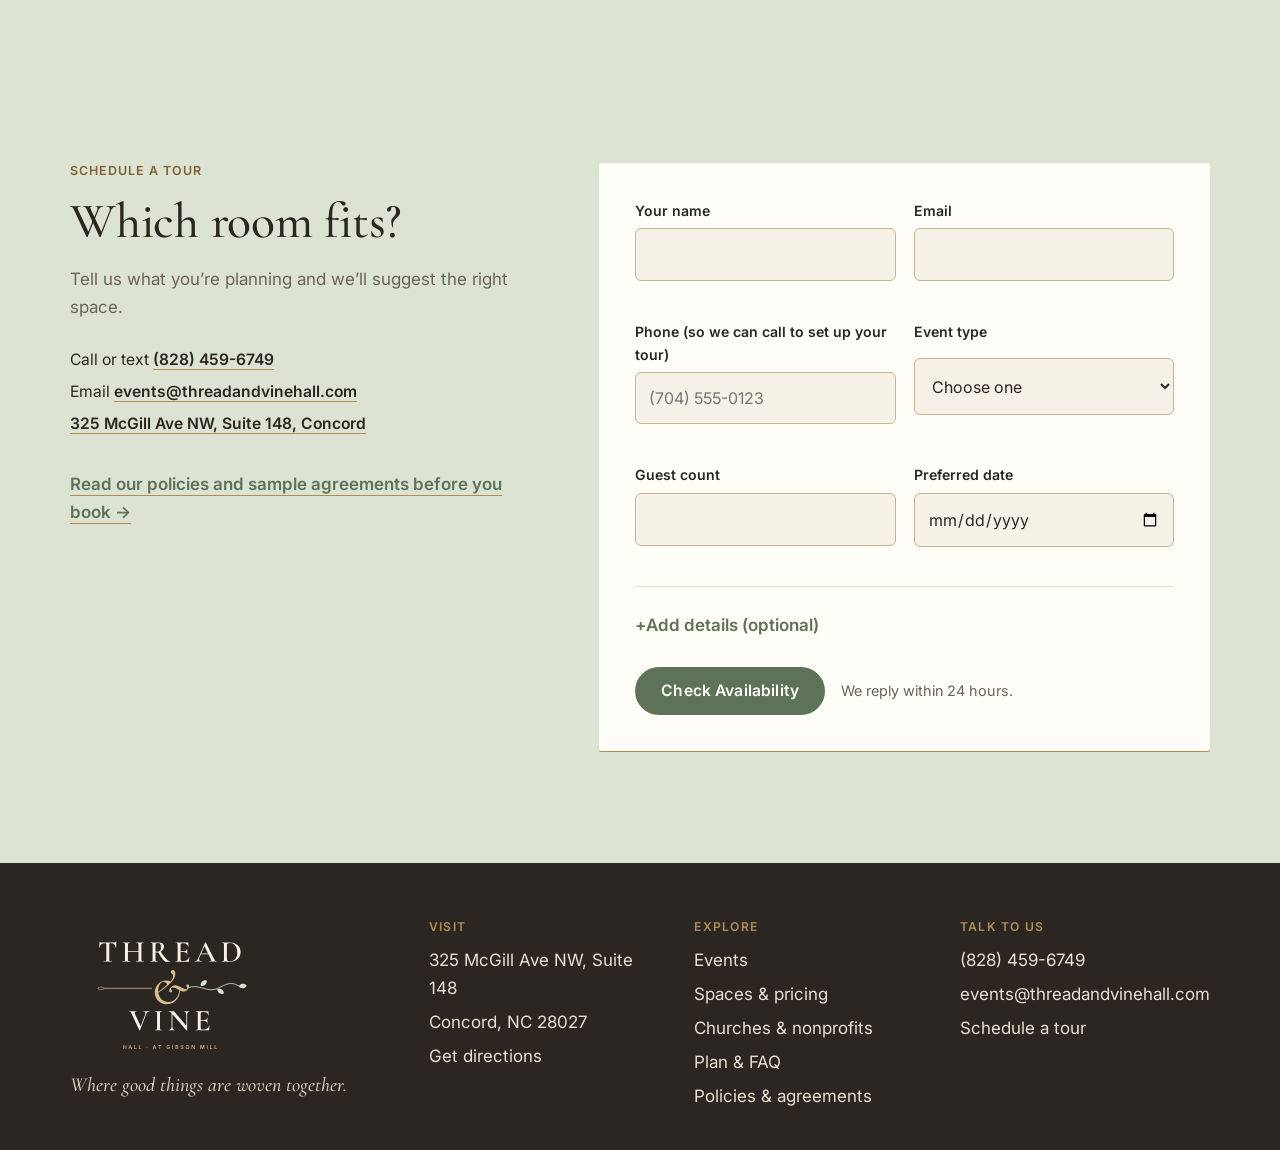
<file: spaces.html>
<!doctype html>
<html lang="en">
<head>
<meta charset="utf-8">
<meta name="viewport" content="width=device-width, initial-scale=1, viewport-fit=cover">
<title>Event Spaces &amp; Pricing in Concord, NC | Thread &amp; Vine Hall at Gibson Mill</title>
<meta name="description" content="Five event spaces at Gibson Mill in Concord, NC, from the 600-guest Loom to a 15-seat boardroom. Capacities, room rates, packages and add-ons.">
<meta name="claude:viewport-fit-sides" content="cover">
<link rel="canonical" href="https://threadandvinehall.com/spaces.html">
<meta name="theme-color" content="#4A5C45">
<meta property="og:type" content="website">
<meta property="og:site_name" content="Thread &amp; Vine Hall at Gibson Mill">
<meta property="og:url" content="https://threadandvinehall.com/spaces.html">
<meta property="og:title" content="Event Spaces &amp; Pricing in Concord, NC | Thread &amp; Vine Hall at Gibson Mill">
<meta property="og:description" content="Five event spaces at Gibson Mill in Concord, NC, from the 600-guest Loom to a 15-seat boardroom. Capacities, room rates, packages and add-ons.">
<meta property="og:image" content="https://threadandvinehall.com/img/og-image.jpg">
<meta property="og:image:width" content="1200">
<meta property="og:image:height" content="630">
<meta property="og:image:alt" content="The Loom at Thread &amp; Vine Hall set for a wedding reception beneath gold-curtained mill windows">
<meta name="twitter:card" content="summary_large_image">
<link rel="preconnect" href="https://fonts.googleapis.com">
<link rel="preconnect" href="https://fonts.gstatic.com" crossorigin>
<link rel="stylesheet" href="https://fonts.googleapis.com/css2?family=Cormorant+Garamond:ital,wght@0,500;0,600;1,500&family=Inter:wght@400;500;600&display=swap">
<link rel="stylesheet" href="styles.css">
<link rel="icon" href="brand/thread-vine-icon.svg" type="image/svg+xml">
<link rel="apple-touch-icon" href="brand/apple-touch-icon.png">
<!-- Analytics: paste the Plausible or GA4 snippet here. Tour clicks and inquiries are already tracked as events. -->

</head>
<body>
<a class="skip" href="#main">Skip to content</a>
<header class="site-head"><div class="wrap">
  <a class="mark logo" href="./"><img src="brand/thread-vine-header.svg" alt="Thread &amp; Vine Hall at Gibson Mill, home" width="636" height="132"><small>Hall at Gibson Mill</small></a>
  <nav class="nav" aria-label="Main"><a href="events.html">Events</a><a href="spaces.html" aria-current="page">Spaces &amp; Pricing</a><a href="churches-nonprofits.html">Churches &amp; Nonprofits</a><a href="plan.html">Plan &amp; FAQ</a><a href="policies.html">Policies &amp; Docs</a><a class="btn sm" href="plan.html" data-tour>Schedule a Tour</a></nav>
  <details class="menu"><summary aria-label="Menu">Menu</summary><nav class="panel" aria-label="Mobile"><a href="events.html">Events</a><a href="spaces.html">Spaces &amp; Pricing</a><a href="churches-nonprofits.html">Churches &amp; Nonprofits</a><a href="plan.html">Plan &amp; FAQ</a><a href="policies.html">Policies &amp; Docs</a></nav></details>
</div></header>
<main id="main">
<section class="hero short" style="padding:0">
  <img src="img/hall-arches.webp" srcset="img/hall-arches-800.webp 800w, img/hall-arches.webp 1600w" sizes="100vw" alt="Arched window frames, gold curtains and warm sconces along the brick wall of The Loom" width="1600" height="1200">
  <div class="wrap"><span class="label">Spaces &amp; pricing</span><h1>Five rooms, one story.</h1><p class="sub">Every room and every rate, in one place.</p><div class="ctas"><a class="btn light" href="#inquire">Check Availability</a></div></div>
</section>
<section><div class="wrap">
  <p class="lede" style="margin-bottom:40px">The Spinning Room and the Thread Room open in January 2027 and are booking now.</p>
<div class="feature" id="loom" style="scroll-margin-top:100px">
  <div class="media"><img src="img/s-reception-aisle.webp" srcset="img/s-reception-aisle-800.webp 800w, img/s-reception-aisle.webp 1600w" sizes="(max-width: 820px) 100vw, 55vw" alt="The Loom set for a reception" width="1600" height="1200" loading="lazy" decoding="async"></div>
  <div class="body"><span class="label">Up to 600 guests</span><h2>The Loom</h2><p>Our main hall: weddings, galas, concerts and conferences. Comes with the deck.</p><p><b>Mon–Thu <span data-r="loom.weekday">[—]</span> · Fri <span data-r="loom.friday">[—]</span> · Sat <span data-r="loom.saturday">[—]</span></b></p></div>
</div><div class="feature flip" id="lounge" style="scroll-margin-top:100px">
  <div class="media"><img src="img/s-lounge-shower.webp" srcset="img/s-lounge-shower-800.webp 800w, img/s-lounge-shower.webp 1600w" sizes="(max-width: 820px) 100vw, 55vw" alt="The No. 6 Lounge set for a shower brunch" width="1600" height="1200" loading="lazy" decoding="async"></div>
  <div class="body"><span class="label">Up to 50 guests</span><h2>The No. 6 Lounge</h2><p>Open and bright, made for cocktail hours, showers and mixers.</p><p><b><span data-r="lounge.hourly">[—]</span>/hr (<span data-r="lounge.minHours">[—]</span>-hr min) · half day <span data-r="lounge.halfDay">[—]</span> · full day <span data-r="lounge.fullDay">[—]</span></b></p></div>
</div><div class="feature" id="spinning" style="scroll-margin-top:100px">
  <div class="media"><div class="slot" role="img" aria-label="Photo coming soon: the Spinning Room, opening January 2027"><b>Photo coming soon: the Spinning Room, opening January 2027</b><span>Book dates from January 2027.</span></div></div>
  <div class="body"><span class="label">About 50 guests</span><h2>The Spinning Room <span class="badge">Opens Jan 2027</span></h2><p>Flexible room for trainings, workshops and classes. Opening January 2027.</p><p><b><span data-r="spinning.hourly">[—]</span>/hr · half day <span data-r="spinning.halfDay">[—]</span> · full day <span data-r="spinning.fullDay">[—]</span></b></p></div>
</div><div class="feature flip" id="bobbin" style="scroll-margin-top:100px">
  <div class="media"><img src="img/s-bobbin-birthday.webp" srcset="img/s-bobbin-birthday-800.webp 800w, img/s-bobbin-birthday.webp 1600w" sizes="(max-width: 820px) 100vw, 55vw" alt="The Bobbin set for a birthday party" width="1600" height="1200" loading="lazy" decoding="async"></div>
  <div class="body"><span class="label">Under 30 guests</span><h2>The Bobbin</h2><p>Small and cozy, next to the coffee bar. Birthdays, small groups and meetings.</p><p><b><span data-r="bobbin.hourly">[—]</span>/hr (<span data-r="bobbin.minHours">[—]</span>-hr min) · half day <span data-r="bobbin.halfDay">[—]</span> · full day <span data-r="bobbin.fullDay">[—]</span></b></p></div>
</div><div class="feature" id="thread" style="scroll-margin-top:100px">
  <div class="media"><div class="slot" role="img" aria-label="Photo coming soon: the Thread Room, opening January 2027"><b>Photo coming soon: the Thread Room, opening January 2027</b><span>Book dates from January 2027.</span></div></div>
  <div class="body"><span class="label">Up to 15 guests</span><h2>The Thread Room</h2><p>Boardroom on weekdays, getting-ready suite on wedding days. Opening January 2027.</p><p><b><span data-r="thread.hourly">[—]</span>/hr · half day <span data-r="thread.halfDay">[—]</span> · full day <span data-r="thread.fullDay">[—]</span></b></p></div>
</div>
</div></section>
<section class="tan" id="capacity" style="scroll-margin-top:100px"><div class="wrap">
  <div class="head"><span class="label">Capacity</span><h2>How many fit.</h2></div>
  <div class="tbl"><table class="cap-table">
    <thead><tr><th>Room</th><th class="num">Seated dinner</th><th class="num">Theater</th><th class="num">Classroom</th><th class="num">Standing</th></tr></thead>
    <tbody>
      <tr><td><strong>The Loom</strong><small>About 6,000 sq ft</small></td><td class="num">300</td><td class="num">450</td><td class="num">200</td><td class="num">600</td></tr>
      <tr><td><strong>The No. 6 Lounge</strong><small>About 2,000 sq ft</small></td><td class="num">40</td><td class="num">50</td><td class="num">30</td><td class="num">50</td></tr>
      <tr><td><strong>The Spinning Room</strong><small>About 1,000 sq ft · opens January 2027</small></td><td class="num">40</td><td class="num">50</td><td class="num">32</td><td class="num">50</td></tr>
      <tr><td><strong>The Bobbin</strong><small>About 1,500 sq ft</small></td><td class="num">24</td><td class="num">—</td><td class="num">—</td><td class="num">30</td></tr>
      <tr><td><strong>The Thread Room</strong><small>About 500 sq ft · opens January 2027</small></td><td class="num">—</td><td class="num">—</td><td class="num">15 at one table</td><td class="num">—</td></tr>
    </tbody></table></div>
</div></section>
<section id="pricing" style="scroll-margin-top:100px"><div class="wrap">
  <div class="head"><span class="label">Pricing · 2027</span><h2>Packages and add-ons.</h2>
  <p style="margin-top:14px"><a class="btn" href="docs/Thread-and-Vine-Hall-Pricing-Public-2027.pdf" target="_blank" rel="noopener">Download the pricing sheet (PDF)</a> <a class="btn line" href="policies.html">Policies &amp; docs</a></p></div>
  <div class="tbl"><table>
    <thead><tr><th>Packages</th><th class="num">Starting at</th></tr></thead>
    <tbody>
      <tr><td>The Workday<small>Spinning Room, Thread Room for breakouts, coffee from the Bobbin</small></td><td class="num"><span data-r="packages.workday">[—]</span>/day</td></tr>
      <tr><td>The Celebration<small>The Bobbin or No. 6 Lounge with a coffee bar</small></td><td class="num"><span data-r="packages.celebration">[—]</span></td></tr>
      <tr><td>The Whole Mill<small>Every space, one event</small></td><td class="num"><span data-r="packages.wholeMill">[—]</span></td></tr>
    </tbody></table></div>
  <div class="tbl" style="margin-top:28px"><table>
    <thead><tr><th>Add-ons</th><th class="num">Rate</th></tr></thead>
    <tbody>
      <tr><td>Cleaning fee<small>Every event</small></td><td class="num"><span data-r="addons.cleaning">[—]</span></td></tr>
      <tr><td>Sound and AV<small>Run by our technician</small></td><td class="num"><span data-r="addons.av">[—]</span>/hr</td></tr>
      <tr><td>Extra hour<small>Booked in advance</small></td><td class="num"><span data-r="addons.extraHour">[—]</span>/hr</td></tr>
      <tr><td>Overtime<small>Not booked in advance, per half hour</small></td><td class="num"><span data-r="addons.overtime">[—]</span></td></tr>
      <tr><td>Security officer<small>Every concert, and events over 150 with alcohol</small></td><td class="num"><span data-r="addons.security">[—]</span>/hr</td></tr>
      <tr><td>Coffee service</td><td class="num"><span data-r="addons.coffee">[—]</span>/guest</td></tr>
      <tr><td>No. 6 Lounge with a Loom rental</td><td class="num"><span data-r="addons.loungeAdd">[—]</span></td></tr>
      <tr><td>Tables, chairs and linens<small>Public rentals; included for churches and nonprofits</small></td><td class="num"><span data-r="addons.furniture">[—]</span></td></tr>
    </tbody></table></div>
  <ul class="ticks one" style="margin-top:28px">
    <li><span data-r="times.depositPct">[—]</span> non-refundable deposit holds your date; balance due <span data-r="times.balanceDays">[—]</span> days before. Hourly rooms paid at booking.</li>
    <li>Refundable security deposit: <span data-r="deposits.loom">[—]</span> for the Loom, <span data-r="deposits.other">[—]</span> for other rooms.</li>
    <li>Off-season dates (Nov–Feb, Jul–Aug) are <span data-r="offSeason">[—]</span> off. One discount per booking.</li>
    <li>Saturdays end by <span data-r="times.saturdayEnd">[—]</span>; Fridays can run until <span data-r="times.fridayEnd">[—]</span>. Sundays are reserved.</li>
  </ul>
  <p style="margin-top:16px"><a class="textlink" href="policies.html">Policies and sample agreements →</a></p>
</div></section>
<section class="sage"><div class="wrap feature flip">
  <div class="media"><img src="img/s-deck-cocktail.webp" srcset="img/s-deck-cocktail-800.webp 800w, img/s-deck-cocktail.webp 1600w" sizes="(max-width: 820px) 100vw, 55vw" alt="The deck set for an afternoon cocktail hour with linen high-tops" width="1600" height="1200" loading="lazy" decoding="async"></div>
  <div class="body"><span class="label">Comes with the Loom</span><h2>Step out on the deck.</h2><p>Open-air seating under a shade sail and string lights, steps from the Loom.</p></div>
</div></section>
<section class="cta" id="inquire"><div class="wrap cta-grid">
  <div class="aside">
    <span class="label">Schedule a Tour</span>
    <h2>Which room fits?</h2>
    <p>Tell us what you’re planning and we’ll suggest the right space.</p>
    
    <div class="contact-lines">
      <span>Call or text <a data-tel><span data-r="contact.phone"></span></a></span>
      <span>Email <a href="mailto:events@threadandvinehall.com"><span data-r="contact.email">events@threadandvinehall.com</span></a></span>
      <span><a data-maps href="#" target="_blank" rel="noopener">325 McGill Ave NW, Suite 148, Concord</a></span>
    </div>
    <p style="margin-top:18px"><a class="textlink" href="policies.html">Read our policies and sample agreements before you book →</a></p>
  </div>
  <div data-inquiry=""><noscript><p>Email us at the address on this page to check availability.</p></noscript></div>
</div></section>
</main>
<footer class="site-foot"><div class="wrap">
  <div><a class="mark logo-foot" href="./"><img src="brand/thread-vine-primary-reversed.svg" alt="Thread &amp; Vine Hall at Gibson Mill" width="600" height="420"></a><p class="tag">Where good things are woven together.</p></div>
  <div><h4>Visit</h4><ul><li>325 McGill Ave NW, Suite 148</li><li>Concord, NC 28027</li><li><a data-maps href="#" target="_blank" rel="noopener">Get directions</a></li></ul></div>
  <div><h4>Explore</h4><ul><li><a href="events.html">Events</a></li><li><a href="spaces.html">Spaces &amp; pricing</a></li><li><a href="churches-nonprofits.html">Churches &amp; nonprofits</a></li><li><a href="plan.html">Plan &amp; FAQ</a></li><li><a href="policies.html">Policies &amp; agreements</a></li></ul></div>
  <div><h4>Talk to us</h4><ul><li><a data-tel><span data-r="contact.phone"></span></a></li><li><a href="mailto:events@threadandvinehall.com"><span data-r="contact.email">events@threadandvinehall.com</span></a></li><li><a href="plan.html" data-tour>Schedule a tour</a></li></ul></div>
</div></footer>
<div class="mcta"><a class="btn" href="plan.html" data-tour>Schedule a Tour</a><a class="btn line" data-tel aria-label="Call">Call</a></div>
<script src="rates.js"></script>
<script src="site.js"></script>
</body>
</html>
</file>
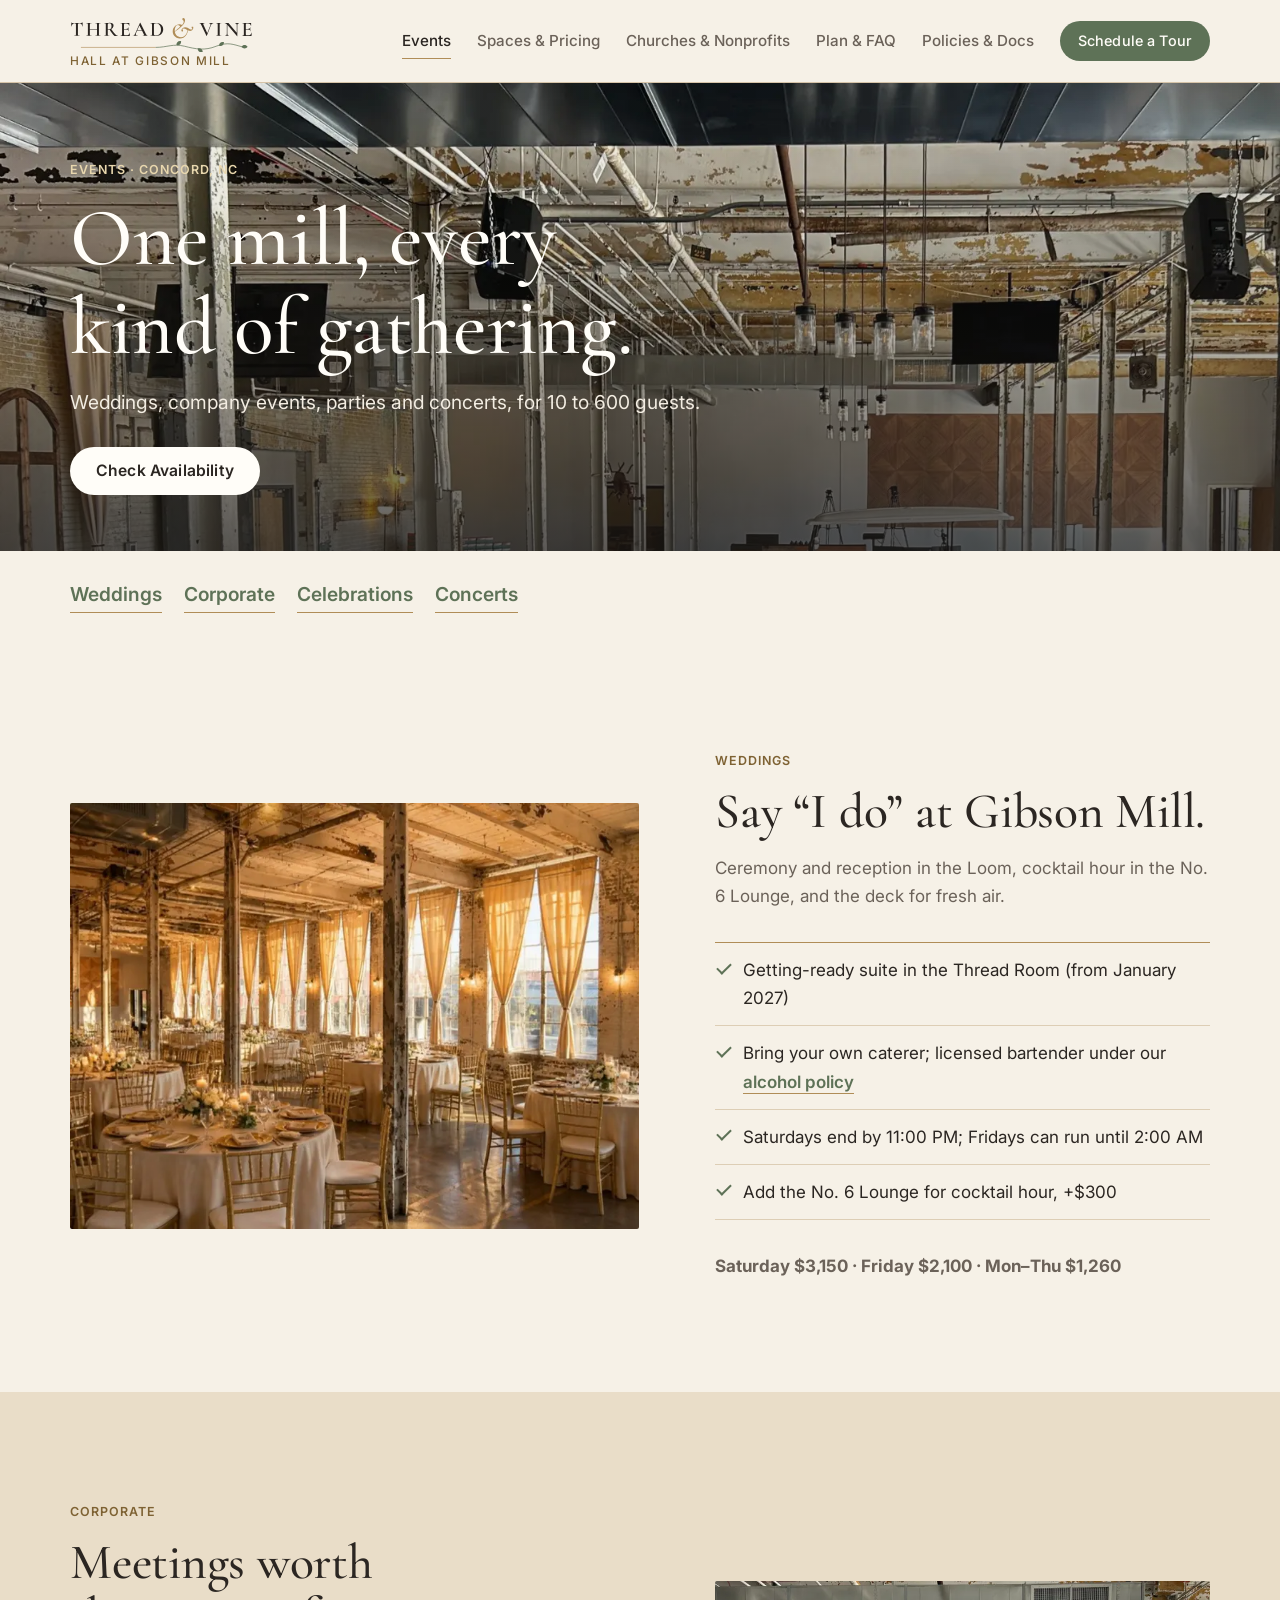
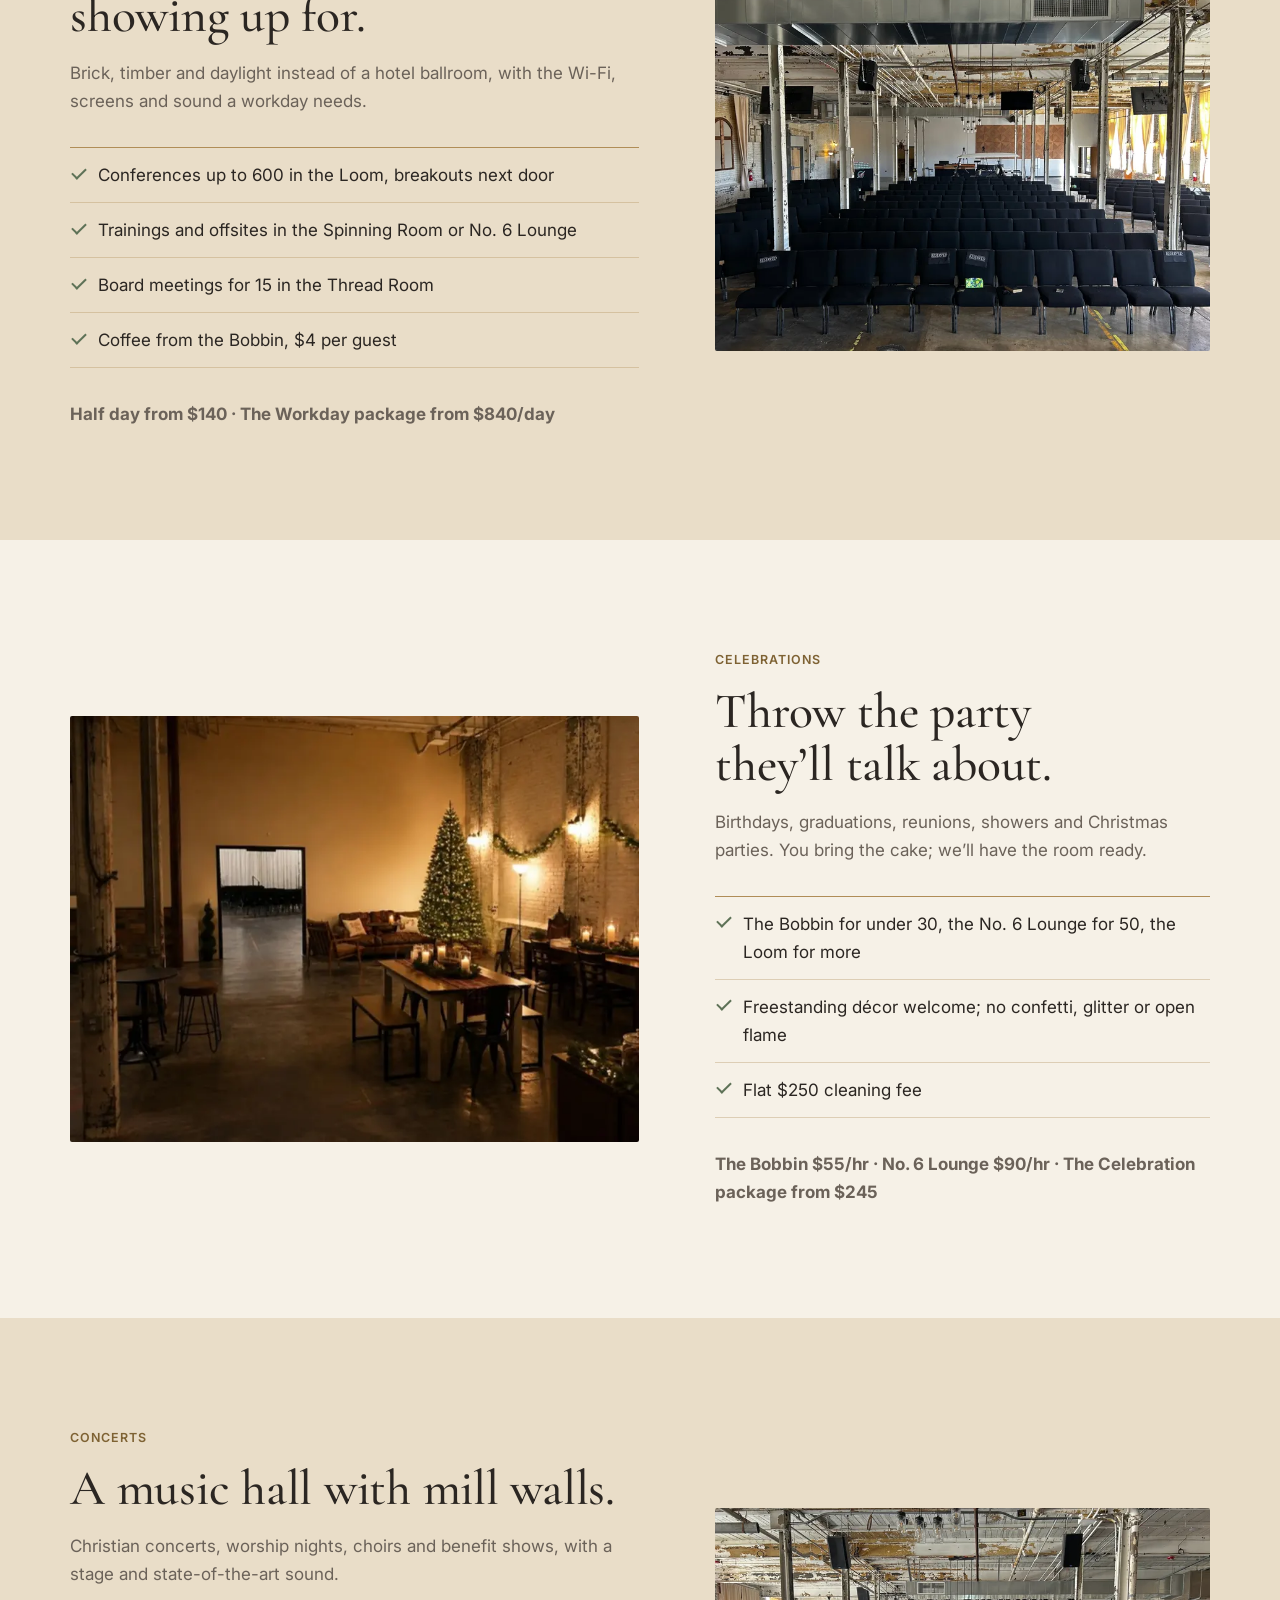
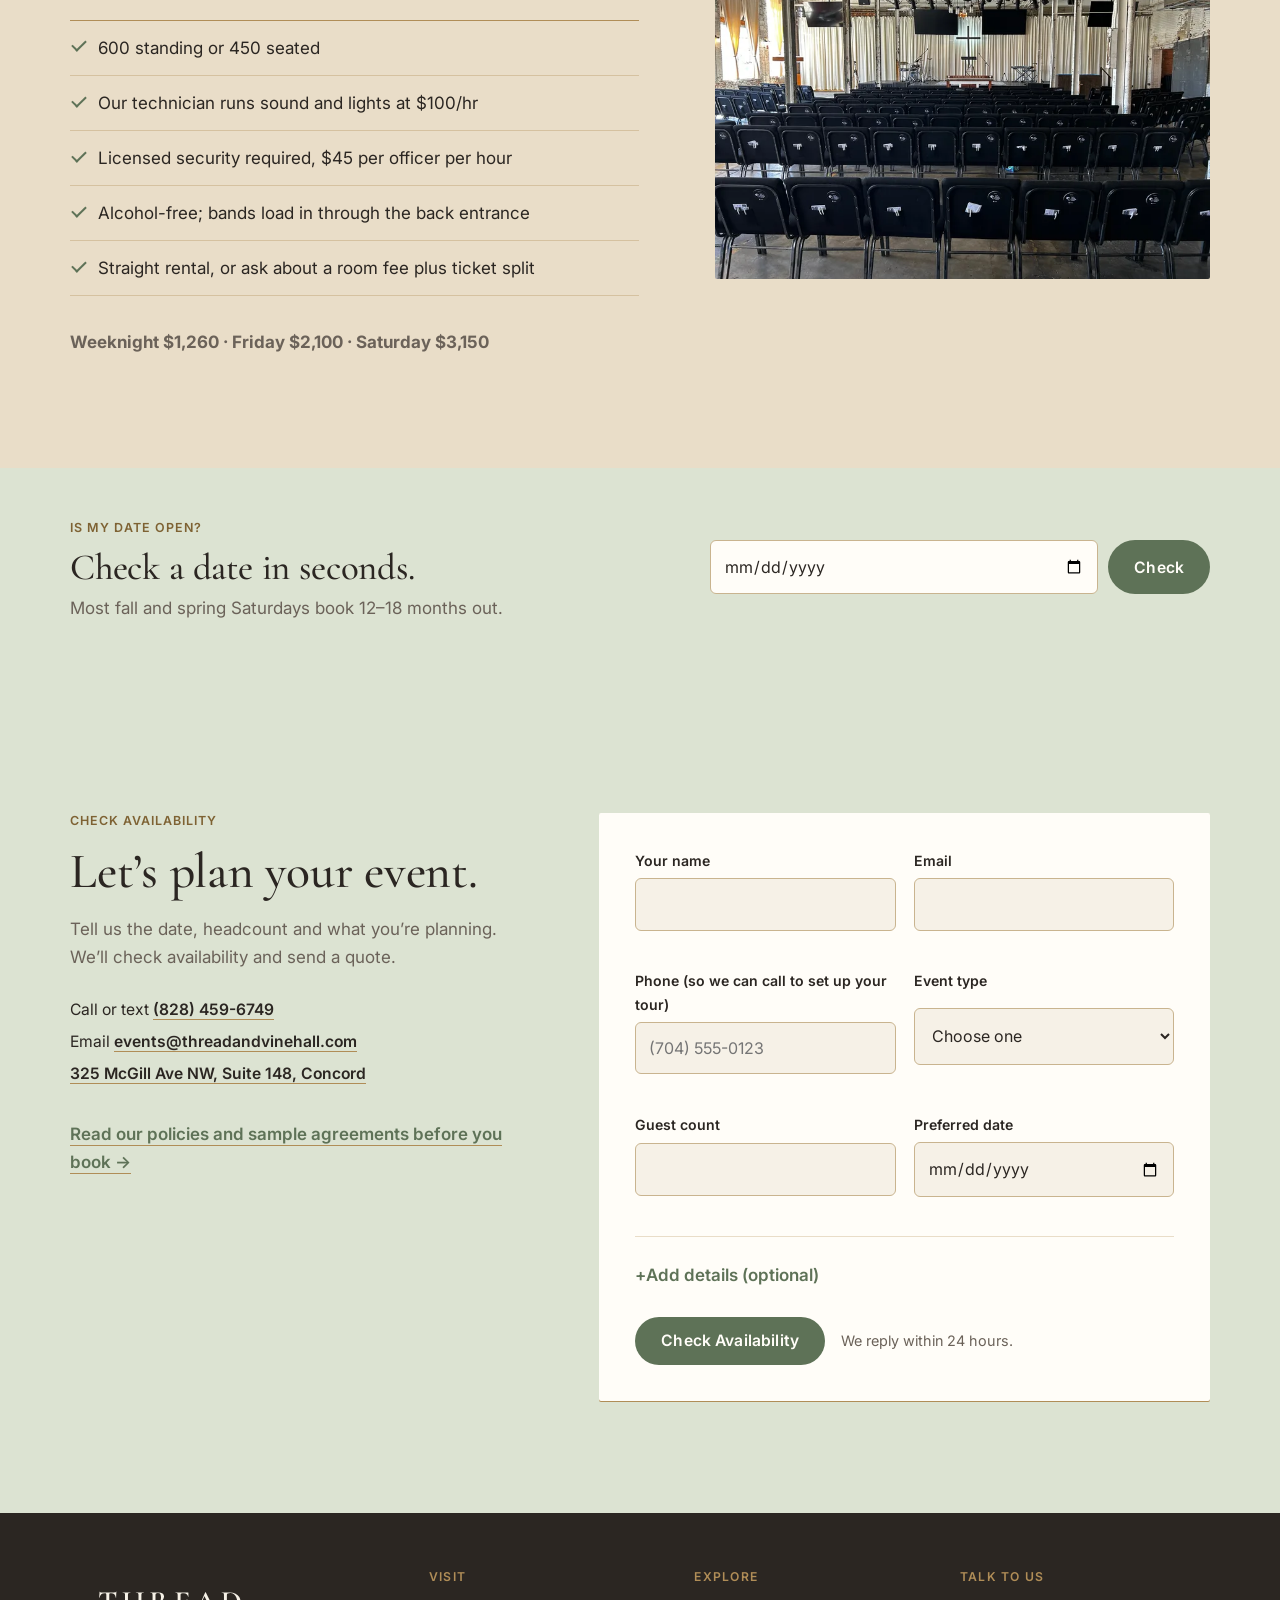
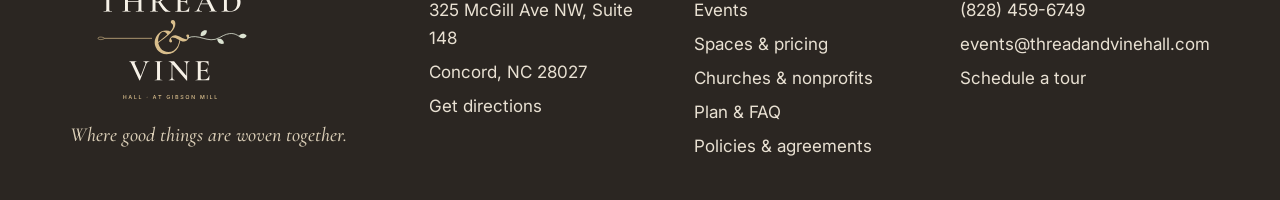
<file: weddings.html>
<!doctype html>
<html lang="en"><head><meta charset="utf-8"><title>Moved | Thread &amp; Vine Hall</title>
<meta name="robots" content="noindex"><link rel="canonical" href="https://threadandvinehall.com/events.html">
<meta http-equiv="refresh" content="0; url=events.html#weddings">
<script>location.replace("events.html#weddings")</script></head>
<body><p>This page moved. <a href="events.html#weddings">Continue to Thread &amp; Vine Hall →</a></p></body></html>
</file>
<file: styles.css>
/* The Kettle Room at Gibson Mill
   Layout: editorial — full-bleed photo heroes, calm alternating image/text bands, gold hairlines instead of boxes.
   Palette (PC, Oct 19): sage green, gold, tan, on cotton cream. One accent per screen. */
:root{
  --cream:#F6F1E7;      /* cotton cream: page background */
  --tan:#E9DDC8;        /* warm tan: alternate bands */
  --tan-deep:#C9B48F;   /* tan: borders, quiet fills */
  --sage:#5E7257;       /* sage green: buttons, key words */
  --sage-deep:#4A5C45;  /* sage hover */
  --sage-soft:#DCE3D2;  /* sage wash band */
  --gold:#B08D57;       /* aged gold: hairlines, small details */
  --gold-text:#7E6233;  /* gold dark enough for small text */
  --ink:#2B2622;        /* mill charcoal */
  --muted:#6B6259;      /* timber gray */
  --white:#FFFDF8;
  --ph:#F3E2B3; --ph-ink:#5E4310;
  --serif:"Cormorant Garamond", "Iowan Old Style", Georgia, serif;
  --sans:"Inter", "Helvetica Neue", Arial, sans-serif;
  --wrap:1180px;
  --gutter:max(20px, env(safe-area-inset-left, 0px));
  --gutter-r:max(20px, env(safe-area-inset-right, 0px));
  color-scheme:light;
}
*{box-sizing:border-box}
html{-webkit-text-size-adjust:100%}
body{margin:0; background:var(--cream); color:var(--ink); font:400 1.0625rem/1.65 var(--sans)}
img{display:block; max-width:100%; height:auto}
a{color:inherit}
p{margin:0}
h1,h2,h3{font-family:var(--serif); font-weight:500; line-height:1.08; margin:0; text-wrap:balance; letter-spacing:-.005em}
h1{font-size:clamp(2.7rem, 6.4vw, 5.2rem)}
h2{font-size:clamp(2rem, 4vw, 3.1rem)}
h3{font-size:clamp(1.45rem, 2.2vw, 1.8rem); font-weight:600}
em.w{font-style:italic; color:var(--sage)}
:focus-visible{outline:2px solid var(--sage); outline-offset:3px}
[hidden]{display:none!important}
.wrap{max-width:var(--wrap); margin:0 auto; padding-left:var(--gutter); padding-right:var(--gutter-r)}
.narrow{max-width:46rem}
.label{display:inline-block; font:600 .78rem/1.3 var(--sans); letter-spacing:.08em; text-transform:uppercase; color:var(--gold-text)}
.lede{font-size:1.2rem; color:var(--muted); max-width:38em}
.prose p+p{margin-top:1em}
.prose{max-width:38em}
.muted{color:var(--muted)}
.ph{background:var(--ph); color:var(--ph-ink); border-radius:3px; padding:0 .2em; box-decoration-break:clone; -webkit-box-decoration-break:clone}
body.clean .ph{background:none; color:inherit; padding:0}
.skip{position:absolute; left:-999px; top:8px; background:var(--ink); color:var(--white); padding:8px 14px; z-index:50}
.skip:focus{left:12px}

/* draft bar */
.draft{background:var(--ph); color:var(--ph-ink); font-size:.85rem}
.draft .wrap{display:flex; gap:12px; align-items:center; justify-content:space-between; flex-wrap:wrap; padding-block:7px}
.draft button{font:inherit; font-weight:600; background:none; color:inherit; border:1px solid currentColor; border-radius:4px; padding:2px 10px; cursor:pointer}

/* header */
.site-head{position:sticky; top:env(safe-area-inset-top, 0px); z-index:20; background:color-mix(in srgb, var(--cream) 94%, transparent); backdrop-filter:saturate(1.2) blur(8px); border-bottom:1px solid color-mix(in srgb, var(--gold) 45%, transparent)}
body::before{content:""; position:fixed; inset:0 0 auto; height:env(safe-area-inset-top, 0px); background:var(--cream); z-index:21}
.site-head .wrap{display:flex; align-items:center; justify-content:space-between; gap:20px; padding-block:14px}
.mark{text-decoration:none; display:grid; line-height:1}
.mark b{font:600 1.55rem/1 var(--serif); letter-spacing:.005em}
.mark small{font:500 .7rem/1 var(--sans); letter-spacing:.14em; text-transform:uppercase; color:var(--gold-text); margin-top:5px}
.nav{display:flex; align-items:center; gap:26px}
.nav a{text-decoration:none; font-size:.95rem; font-weight:500; color:var(--muted); padding-block:6px}
.nav a:hover{color:var(--ink)}
.nav a[aria-current="page"]{color:var(--ink); box-shadow:inset 0 -1px 0 var(--gold)}
.menu{display:none}
.menu summary{list-style:none; cursor:pointer; font-weight:600; font-size:.95rem; padding:8px 14px; border:1px solid var(--tan-deep); border-radius:999px}
.menu summary::-webkit-details-marker{display:none}
.menu[open] summary{background:var(--tan)}
.menu .panel{position:absolute; left:0; right:0; top:100%; background:var(--cream); border-bottom:1px solid var(--gold); padding:8px var(--gutter-r) 20px var(--gutter); display:grid}
.menu .panel a{text-decoration:none; padding:12px 0; border-bottom:1px solid var(--tan); font:500 1.35rem var(--serif)}

/* buttons */
.btn{display:inline-flex; align-items:center; justify-content:center; gap:10px; min-height:48px; padding:12px 26px; border-radius:999px; background:var(--sage); color:var(--white)!important; text-decoration:none!important; font:600 .98rem var(--sans); letter-spacing:.01em; border:0; cursor:pointer; transition:background .2s}
.btn:hover{background:var(--sage-deep)}
.btn.line{background:transparent; color:var(--ink)!important; box-shadow:inset 0 0 0 1px var(--ink)}
.btn.line:hover{background:var(--tan)}
.btn.light{background:var(--white); color:var(--ink)!important}
.btn.light:hover{background:var(--tan)}
.btn.sm{min-height:40px; padding:8px 18px; font-size:.9rem}
.textlink{font-weight:600; color:var(--sage); text-decoration:none; border-bottom:1px solid var(--gold); padding-bottom:1px}
.textlink:hover{color:var(--sage-deep)}

/* hero */
.hero{position:relative; min-height:clamp(440px, 72vh, 720px); display:flex; align-items:flex-end; color:var(--white); overflow:hidden; background:var(--ink)}
.hero img{position:absolute; inset:0; width:100%; height:100%; object-fit:cover}
.hero::after{content:""; position:absolute; inset:0; background:linear-gradient(180deg, rgba(30,26,22,.08) 25%, rgba(30,26,22,.72) 100%)}
.hero .wrap{position:relative; z-index:1; width:100%; padding-block:64px 56px}
.hero .label{color:#E8D7AE}
.hero h1{margin-top:12px; max-width:15ch}
.hero p.sub{margin-top:16px; font-size:1.2rem; max-width:34em; color:#F3EDE2}
.hero .ctas{display:flex; gap:12px; flex-wrap:wrap; margin-top:28px}
.hero.short{min-height:clamp(340px, 52vh, 520px)}
.credit{position:absolute; right:12px; bottom:10px; z-index:1; font-size:.72rem; color:#E9E2D4; opacity:.85}

/* sections */
section{padding-block:clamp(64px, 9vw, 112px)}
section.tan{background:var(--tan)}
section.sage{background:var(--sage-soft)}
.rule{height:1px; background:var(--gold); opacity:.6; border:0; margin:0}
.head{display:grid; gap:14px; margin-bottom:44px; max-width:44rem}
.intro{display:grid; grid-template-columns:minmax(0,1fr) minmax(0,1.4fr); gap:clamp(32px,6vw,96px); align-items:start}
.intro .prose{font-size:1.18rem}

/* alternating feature */
.feature{display:grid; grid-template-columns:minmax(0,1.15fr) minmax(0,1fr); gap:clamp(32px,6vw,88px); align-items:center}
.feature+.feature{margin-top:clamp(64px,9vw,112px)}
.feature.flip .media{order:2}
.feature .media{aspect-ratio:4/3; overflow:hidden; border-radius:2px; background:var(--tan)}
.feature .media img{width:100%; height:100%; object-fit:cover}
.feature .body{display:grid; gap:16px; align-content:start}
.feature .body p{color:var(--muted)}
.slot{width:100%; height:100%; display:flex; flex-direction:column; justify-content:flex-end; gap:4px; padding:22px; border:1px dashed var(--tan-deep); color:var(--muted); font-size:.9rem; background:repeating-linear-gradient(135deg, var(--tan) 0 14px, color-mix(in srgb, var(--tan) 70%, var(--cream)) 14px 28px)}
.slot b{color:var(--ink); font-weight:600}

/* spec list */
.spec{display:grid; grid-template-columns:auto minmax(0,1fr); gap:0 24px; margin:6px 0 0; border-top:1px solid var(--gold)}
.spec dt,.spec dd{padding:11px 0; border-bottom:1px solid color-mix(in srgb, var(--gold) 35%, transparent); margin:0}
.spec dt{font:600 .78rem/1.8 var(--sans); letter-spacing:.08em; text-transform:uppercase; color:var(--gold-text)}
.spec dd{font-variant-numeric:tabular-nums}

/* tiles */
.tiles{display:grid; grid-template-columns:repeat(4,minmax(0,1fr)); gap:20px}
.tile{text-decoration:none; display:grid; gap:14px}
.tile .media{aspect-ratio:3/4; overflow:hidden; background:var(--tan)}
.tile img{width:100%; height:100%; object-fit:cover; transition:transform .6s ease}
.tile:hover img{transform:scale(1.03)}
.tile h3{font-size:1.6rem}
.tile span{color:var(--muted); font-size:.95rem}
.tile .go{color:var(--sage); font-weight:600; font-size:.92rem}

/* rooms index */
.rooms{border-top:1px solid var(--gold)}
.room-row{display:grid; grid-template-columns:minmax(0,1.3fr) 7rem minmax(0,2fr) auto; gap:24px; align-items:baseline; padding:22px 0; border-bottom:1px solid color-mix(in srgb, var(--gold) 40%, transparent); text-decoration:none}
.room-row h3{font-size:1.65rem}
.room-row .cap{font-variant-numeric:tabular-nums; color:var(--sage); font-weight:600}
.room-row .for{color:var(--muted)}
.room-row .go{color:var(--gold-text); font-weight:600; font-size:.9rem; white-space:nowrap}
.room-row:hover h3{color:var(--sage)}
.badge{display:inline-block; font:600 .72rem/1 var(--sans); letter-spacing:.06em; text-transform:uppercase; color:var(--sage-deep); background:var(--sage-soft); padding:5px 8px; border-radius:999px; vertical-align:middle; margin-left:8px}

/* lists */
.ticks{list-style:none; padding:0; margin:0; display:grid; grid-template-columns:repeat(2,minmax(0,1fr)); gap:0 40px; border-top:1px solid var(--gold)}
.ticks li{padding:13px 0 13px 28px; border-bottom:1px solid color-mix(in srgb, var(--gold) 35%, transparent); position:relative}
.ticks li::before{content:""; position:absolute; left:2px; top:1.15em; width:12px; height:6px; border-left:2px solid var(--sage); border-bottom:2px solid var(--sage); transform:rotate(-45deg)}
.ticks.one{grid-template-columns:minmax(0,1fr)}
.steps{display:grid; grid-template-columns:repeat(3,minmax(0,1fr)); gap:32px; counter-reset:s}
.steps li{list-style:none; counter-increment:s; border-top:1px solid var(--gold); padding-top:18px}
.steps{padding:0; margin:0}
.steps li::before{content:counter(s); display:block; font:500 2.4rem/1 var(--serif); color:var(--sage); margin-bottom:10px}
.steps p{color:var(--muted); margin-top:6px}

/* tables */
.tbl{overflow-x:auto}
table{width:100%; border-collapse:collapse; font-variant-numeric:tabular-nums}
th,td{text-align:left; padding:15px 16px 15px 0; border-bottom:1px solid color-mix(in srgb, var(--gold) 40%, transparent); vertical-align:top}
thead th{font:600 .76rem var(--sans); letter-spacing:.08em; text-transform:uppercase; color:var(--gold-text); border-bottom:1px solid var(--gold)}
td.num,th.num{text-align:right; padding-right:0; white-space:nowrap}
td strong{font:600 1.35rem var(--serif)}
td small{display:block; color:var(--muted); font-size:.88rem}
td.save{color:var(--sage); font-weight:600}

/* packages */
.packs{display:grid; grid-template-columns:repeat(3,minmax(0,1fr)); gap:0; border-top:1px solid var(--gold); border-bottom:1px solid var(--gold)}
.pack{padding:28px 28px 30px 0; display:grid; gap:10px; align-content:start}
.pack+.pack{padding-left:28px; border-left:1px solid color-mix(in srgb, var(--gold) 40%, transparent)}
.pack p{color:var(--muted)}
.pack .price{font:600 1.3rem var(--serif); color:var(--ink)}

/* quote */
.quote{font:italic 500 clamp(1.7rem, 3.4vw, 2.6rem)/1.25 var(--serif); max-width:28ch; text-wrap:balance}

/* glossary */
.gloss{display:grid; grid-template-columns:repeat(5,minmax(0,1fr)); gap:24px; margin-top:44px}
.gloss div{border-top:1px solid var(--gold); padding-top:14px}
.gloss b{display:block; font:600 1.3rem var(--serif)}
.gloss span{color:var(--muted); font-size:.92rem}

/* facts strip */
.facts{display:grid; grid-template-columns:repeat(4,minmax(0,1fr)); gap:24px}
.facts div{border-top:1px solid var(--gold); padding-top:14px}
.facts b{display:block; font:600 1.4rem var(--serif)}
.facts span{color:var(--muted); font-size:.95rem}

/* faq */
.faq{border-top:1px solid var(--gold)}
.faq details{border-bottom:1px solid color-mix(in srgb, var(--gold) 40%, transparent)}
.faq summary{cursor:pointer; list-style:none; display:flex; justify-content:space-between; gap:24px; padding:20px 0; font:600 1.35rem var(--serif)}
.faq summary::-webkit-details-marker{display:none}
.faq summary::after{content:"+"; font:300 1.6rem/1 var(--sans); color:var(--gold-text)}
.faq details[open] summary::after{content:"–"}
.faq details p{color:var(--muted); padding:0 0 22px; max-width:44em}

/* CTA + form */
.cta{background:var(--sage-soft)}
.cta-grid{display:grid; grid-template-columns:minmax(0,1fr) minmax(0,1.35fr); gap:clamp(32px,6vw,88px); align-items:start}
.cta-grid .aside{display:grid; gap:16px; position:sticky; top:110px}
.cta-grid .aside p{color:var(--muted)}
.contact-lines{display:grid; gap:6px; margin-top:10px; font-size:.98rem}
.contact-lines a{font-weight:600; text-decoration:none; border-bottom:1px solid var(--gold)}
form.inq{display:grid; grid-template-columns:repeat(2,minmax(0,1fr)); gap:18px 18px; background:var(--white); padding:clamp(22px,3.5vw,36px); border-radius:2px; box-shadow:0 1px 0 var(--gold)}
.f{display:grid; gap:6px; min-width:0}
.f.full{grid-column:1/-1}
.f label,.f legend{font-weight:600; font-size:.88rem}
.f .opt{font-weight:400; color:var(--muted)}
input,select,textarea{font:inherit; font-size:1rem; color:var(--ink); background:var(--cream); border:1px solid var(--tan-deep); border-radius:6px; padding:12px 13px; width:100%; min-height:48px}
input:focus,select:focus,textarea:focus{outline:none; border-color:var(--sage); box-shadow:0 0 0 3px color-mix(in srgb, var(--sage) 22%, transparent)}
textarea{min-height:110px; resize:vertical}
fieldset{border:0; padding:0; margin:0; min-width:0}
.checks{display:flex; flex-wrap:wrap; gap:8px; margin-top:4px}
.checks label{display:inline-flex; align-items:center; gap:8px; font-weight:500; font-size:.92rem; padding:8px 12px; border:1px solid var(--tan-deep); border-radius:999px; cursor:pointer; background:var(--cream)}
.checks input{width:auto; min-height:0; accent-color:var(--sage)}
.checks label:has(input:checked){border-color:var(--sage); background:var(--sage-soft)}
.more{grid-column:1/-1; border-top:1px solid var(--tan); padding-top:14px}
.more>summary{cursor:pointer; font-weight:600; color:var(--sage); list-style:none}
.more>summary::-webkit-details-marker{display:none}
.more>summary::before{content:"+ "}
.more[open]>summary::before{content:"– "}
.more .grid{display:grid; grid-template-columns:repeat(2,minmax(0,1fr)); gap:18px; margin-top:16px}
.err{color:#9C3B23; font-size:.85rem; min-height:1.1em}
.form-foot{grid-column:1/-1; display:flex; flex-wrap:wrap; gap:16px; align-items:center}
.form-foot p{color:var(--muted); font-size:.9rem}
.thanks{background:var(--white); padding:clamp(24px,4vw,40px); display:grid; gap:12px; box-shadow:0 1px 0 var(--gold)}
.thanks h3{font-size:2rem}
.thanks .note{font-size:.88rem; color:var(--muted); border-top:1px solid var(--tan); padding-top:12px}

/* footer */
.site-foot{background:var(--ink); color:#E9E1D3; padding-block:56px calc(40px + env(safe-area-inset-bottom, 0px))}
.site-foot .wrap{display:grid; grid-template-columns:1.4fr 1fr 1fr 1fr; gap:32px}
.site-foot .mark small{color:var(--gold)}
.site-foot h4{font:600 .76rem var(--sans); letter-spacing:.1em; text-transform:uppercase; color:var(--gold); margin:0 0 12px}
.site-foot a{color:#E9E1D3; text-decoration:none}
.site-foot a:hover{color:var(--white); text-decoration:underline}
.site-foot ul{list-style:none; padding:0; margin:0; display:grid; gap:6px}
.site-foot .tag{font:italic 500 1.25rem var(--serif); color:#D9CDB6; margin-top:14px}
.site-foot .ph{background:#4B3D20; color:#F3E2B3}

/* sticky mobile CTA */
.mcta{display:none}

@media (max-width:980px){
  .nav{display:none}
  .menu{display:block}
  .site-head .wrap{position:relative}
  .tiles{grid-template-columns:repeat(2,minmax(0,1fr))}
  .gloss{grid-template-columns:repeat(2,minmax(0,1fr))}
  .site-foot .wrap{grid-template-columns:1fr 1fr}
}
@media (max-width:820px){
  .intro,.feature,.cta-grid{grid-template-columns:minmax(0,1fr)}
  .feature.flip .media{order:0}
  .cta-grid .aside{position:static}
  .room-row{grid-template-columns:minmax(0,1fr) auto; gap:6px 16px}
  .room-row .for{grid-column:1/-1}
  .room-row .go{display:none}
  .packs{grid-template-columns:minmax(0,1fr)}
  .pack,.pack+.pack{padding:24px 0; border-left:0}
  .pack+.pack{border-top:1px solid color-mix(in srgb, var(--gold) 40%, transparent)}
  .steps{grid-template-columns:minmax(0,1fr)}
  .facts{grid-template-columns:repeat(2,minmax(0,1fr))}
  .mcta{display:flex; position:fixed; left:0; right:0; bottom:0; z-index:30; gap:10px; padding:10px var(--gutter-r) calc(10px + env(safe-area-inset-bottom, 0px)) var(--gutter); background:var(--cream); border-top:1px solid var(--gold)}
  .mcta .btn{flex:1}
  .mcta .btn.line{flex:0 0 auto; padding-inline:18px}
  body{padding-bottom:76px}
}
@media (max-width:600px){
  body{font-size:1.0625rem}
  .tiles{grid-template-columns:minmax(0,1fr)}
  .tile .media{aspect-ratio:4/3}
  .ticks{grid-template-columns:minmax(0,1fr)}
  form.inq,.more .grid{grid-template-columns:minmax(0,1fr)}
  .site-foot .wrap{grid-template-columns:minmax(0,1fr)}
  .hero .wrap{padding-block:48px 40px}
}
@media (prefers-reduced-motion:reduce){ *{transition:none!important; scroll-behavior:auto!important} }
@media (prefers-reduced-motion:no-preference){ html{scroll-behavior:smooth} }

/* concept-rendering tag on staged images */
.media{position:relative}
.render-tag{position:absolute; left:10px; bottom:10px; font:500 .72rem/1 var(--sans); letter-spacing:.04em; color:#F6F1E7; background:rgba(43,38,34,.68); padding:5px 8px; border-radius:999px; pointer-events:none}
.tile .render-tag{bottom:10px}
.credit{background:rgba(43,38,34,.55); padding:4px 9px; border-radius:999px; opacity:1}

/* home hero: full-impact version */
.hero.big{min-height:clamp(560px, 92vh, 900px); align-items:center}
.hero.big::after{background:
  linear-gradient(90deg, rgba(26,22,18,.78) 0%, rgba(26,22,18,.50) 38%, rgba(26,22,18,.08) 70%),
  linear-gradient(180deg, rgba(26,22,18,.25) 0%, rgba(26,22,18,0) 30%, rgba(26,22,18,.45) 100%)}
.hero.big img{object-position:60% 50%; animation:heroDrift 18s ease-out both}
.hero.big .wrap{padding-block:96px 88px}
.hero.big h1{font-size:clamp(3.2rem, 8.2vw, 7rem); line-height:.98; max-width:11ch; letter-spacing:-.015em}
.hero.big h1 em{font-style:italic; color:#E8D7AE}
.hero.big p.sub{font-size:clamp(1.15rem, 1.6vw, 1.4rem); max-width:30em}
.hero.big .label{font-size:.82rem; letter-spacing:.14em}
.hero.big .label::before{content:""; display:inline-block; width:36px; height:1px; background:#E8D7AE; vertical-align:middle; margin-right:12px}
@keyframes heroDrift{from{transform:scale(1.06)} to{transform:scale(1)}}
@media (prefers-reduced-motion:reduce){ .hero.big img{animation:none} }
@media (max-width:600px){
  .hero.big{min-height:clamp(520px, 86vh, 760px); align-items:flex-end}
  .hero.big::after{background:linear-gradient(180deg, rgba(26,22,18,.15) 0%, rgba(26,22,18,.35) 40%, rgba(26,22,18,.82) 100%)}
  .hero.big img{object-position:40% 50%}
  .hero.big .wrap{padding-block:56px 44px}
}
.tiles.five{grid-template-columns:repeat(5,minmax(0,1fr)); gap:18px}
.tiles.five .tile h3{font-size:1.45rem}
@media (max-width:1100px){ .tiles.five{grid-template-columns:repeat(3,minmax(0,1fr))} }
@media (max-width:700px){ .tiles.five{grid-template-columns:repeat(2,minmax(0,1fr))} }
@media (max-width:480px){ .tiles.five{grid-template-columns:minmax(0,1fr)} }

/* date checker */
.sr{position:absolute; width:1px; height:1px; overflow:hidden; clip:rect(0 0 0 0); white-space:nowrap}
.datecheck{display:grid; grid-template-columns:minmax(0,1.2fr) minmax(0,1fr); gap:12px 40px; align-items:center}
.dc-form{display:flex; gap:10px}
.dc-form input{flex:1; min-width:0; background:var(--white)}
.dc-result{grid-column:1/-1; min-height:1.4em; font-size:1.02rem; margin:0}
.dc-result.yes{color:var(--sage-deep)}
.dc-result.no{color:#8A3A22}
.dc-result.warn{color:var(--gold-text)}
.dc-result a{font-weight:600; color:var(--sage-deep); border-bottom:1px solid var(--gold); text-decoration:none; margin-left:4px}
.dc-small{display:block; font-size:.86rem; color:var(--muted); margin-top:4px}
@media (max-width:820px){ .datecheck{grid-template-columns:minmax(0,1fr)} }

/* floor plan */
.plan-wrap{display:grid; grid-template-columns:minmax(0,1fr) minmax(0,2fr); gap:40px; align-items:center; margin-top:56px}
.plan-copy{display:grid; gap:10px}
.plan{background:var(--white); padding:16px; border:1px solid color-mix(in srgb, var(--gold) 45%, transparent); overflow-x:auto}
.plan svg{display:block; width:100%; min-width:520px; height:auto}
.cap-table td.num,.cap-table th.num{text-align:right}
@media (max-width:820px){ .plan-wrap{grid-template-columns:minmax(0,1fr)} }

/* grouped FAQ */
.faq-wrap{display:grid; gap:56px; max-width:900px}
.faq-group h2,.faq-group h3{font-size:1.9rem; margin-bottom:14px}

/* mobile polish (Oct 19 audit) */
.more>summary{padding:10px 0; min-height:44px; display:flex; align-items:center}
.mark small{font-size:.74rem}
.badge{font-size:.76rem}
.draft button{min-height:36px}
@media (max-width:600px){
  .hero.big{min-height:clamp(460px, 72svh, 660px)}
  .hero.big .wrap{padding-block:40px 32px}
  .hero.big h1{font-size:clamp(2.7rem, 12vw, 3.4rem)}
  .hero.short{min-height:clamp(380px, 60svh, 520px)}
  .menu .panel{max-height:calc(100svh - 120px); overflow-y:auto; box-shadow:0 18px 30px -18px rgba(43,38,34,.35)}
  td small{font-size:.86rem}
}

/* Thread & Vine: longer wordmark + 8-item nav */
.mark b{white-space:nowrap}
.nav .btn{white-space:nowrap}
@media (max-width:1240px){ .nav{gap:18px} .nav a{font-size:.9rem} }
@media (max-width:1120px){ .nav{display:none} .menu{display:block} .site-head .wrap{position:relative} }
/* darker hero for light photos */
.hero.dark::after{background:linear-gradient(180deg, rgba(26,22,18,.45) 0%, rgba(26,22,18,.55) 45%, rgba(26,22,18,.85) 100%)}

/* logo */
.mark.logo img{display:block; height:58px; width:auto}
.mark.logo-foot img{display:block; width:200px; height:auto}
@media (max-width:600px){ .mark.logo img{height:46px} }
.mark.logo{display:grid; gap:4px}
.mark.logo img{height:38px}
.mark.logo small{margin-top:0}
@media (max-width:600px){ .mark.logo img{height:32px} }

/* ---------- document downloads ---------- */
.docs{display:grid;grid-template-columns:repeat(auto-fill,minmax(240px,1fr));gap:16px;margin-top:8px}
.doc{display:flex;flex-direction:column;gap:8px;background:var(--white);border-top:3px solid var(--sage);padding:20px 20px 18px;text-decoration:none;color:var(--ink);transition:transform .15s ease, box-shadow .15s ease}
.doc:hover,.doc:focus-visible{transform:translateY(-2px);box-shadow:0 8px 24px rgba(43,38,34,.08)}
.doc h3{font-size:1.35rem;line-height:1.15}
.doc p{color:var(--muted);font-size:.95rem;margin:0}
.doc .go{margin-top:auto;padding-top:6px;font-weight:600;color:var(--sage-deep);font-size:.92rem}
</file>
